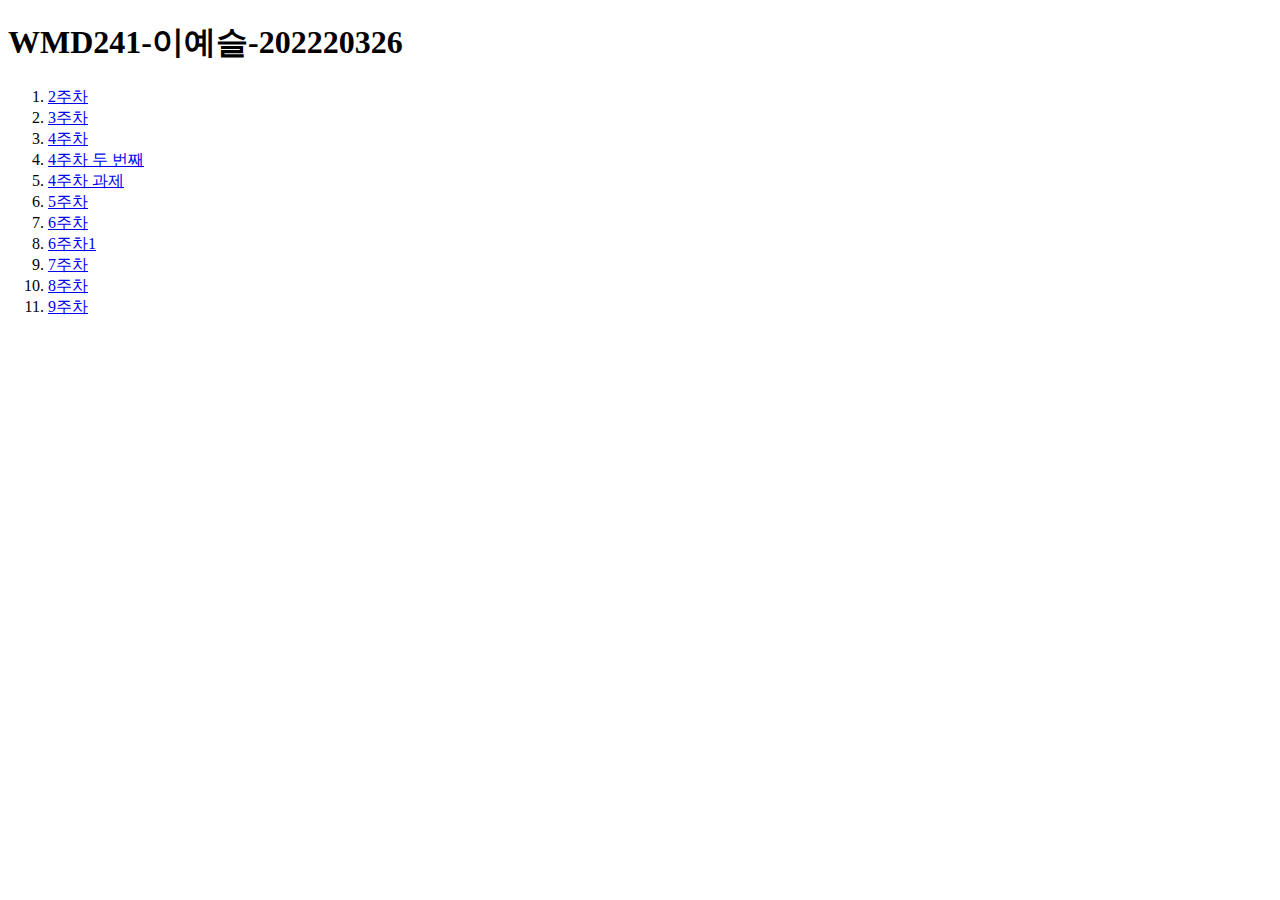
<file: index.html>
<!DOCTYPE html>
<html lang="ko">
  <head>
    <meta charset="UTF-8" />
    <meta name="viewport" content="width=device-width, initial-scale=1.0" />
    <title>WMD241-이예슬-202220326</title>
  </head>
  <body>
    <h1>WMD241-이예슬-202220326</h1>
    <ol>
      <li><a href="./src/w2/index.html">2주차</a></li>
      <li><a href="./src/w3/index.html">3주차</a></li>
      <li><a href="./src/w4/index.html">4주차</a></li>
      <li><a href="./src/w4/w4-2index.html">4주차 두 번째</a></li>
      <li><a href="./src/w4/assignment.html">4주차 과제</a></li>
      <li><a href="./src/w5/index.html">5주차</a></li>
      <li><a href="./src/w6/index.html">6주차</a></li>
      <li><a href="./src/flexbasic/index.html">6주차1</a></li>
      <li><a href="./src/w7/index.html">7주차</a></li>
      <li><a href="./src/w8/index.html">8주차</a></li>
      <li><a href="./src/w9/index.html">9주차</a></li>
    </ol>
  </body>
</html>
</file>
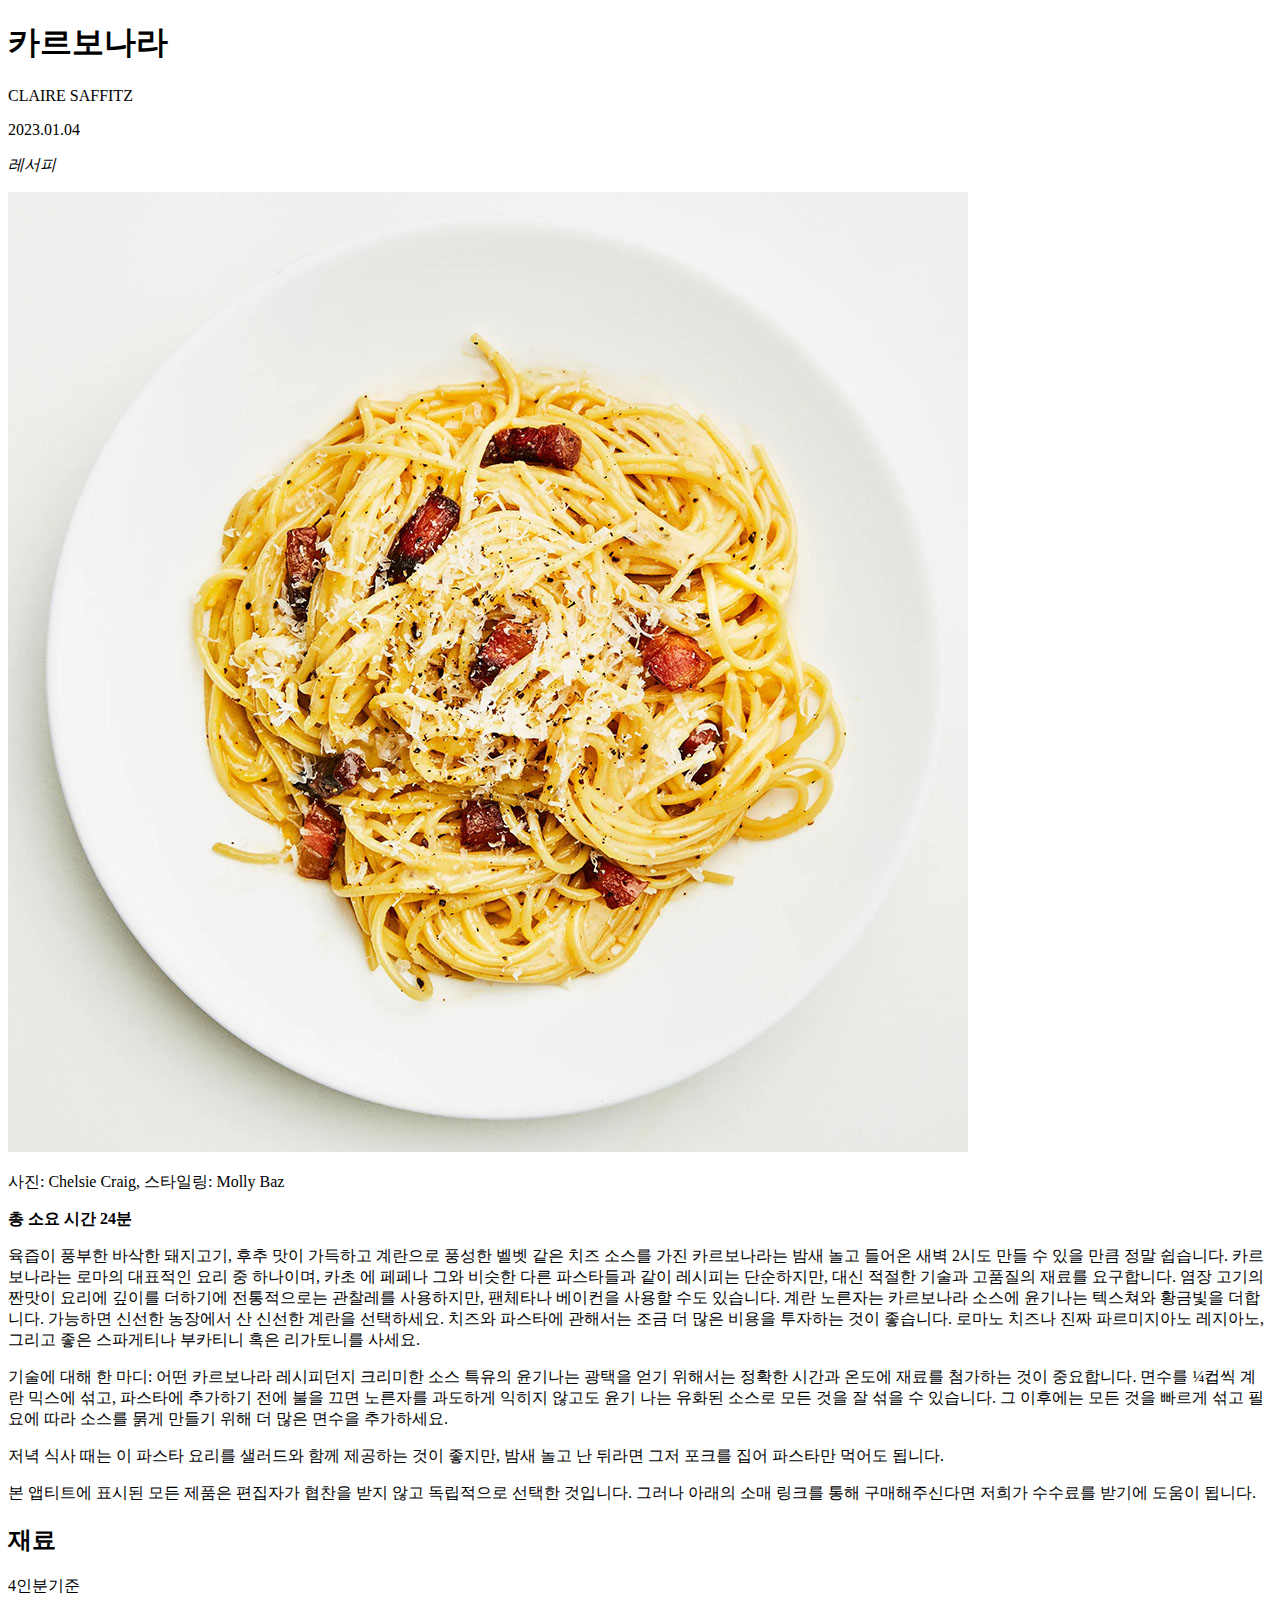
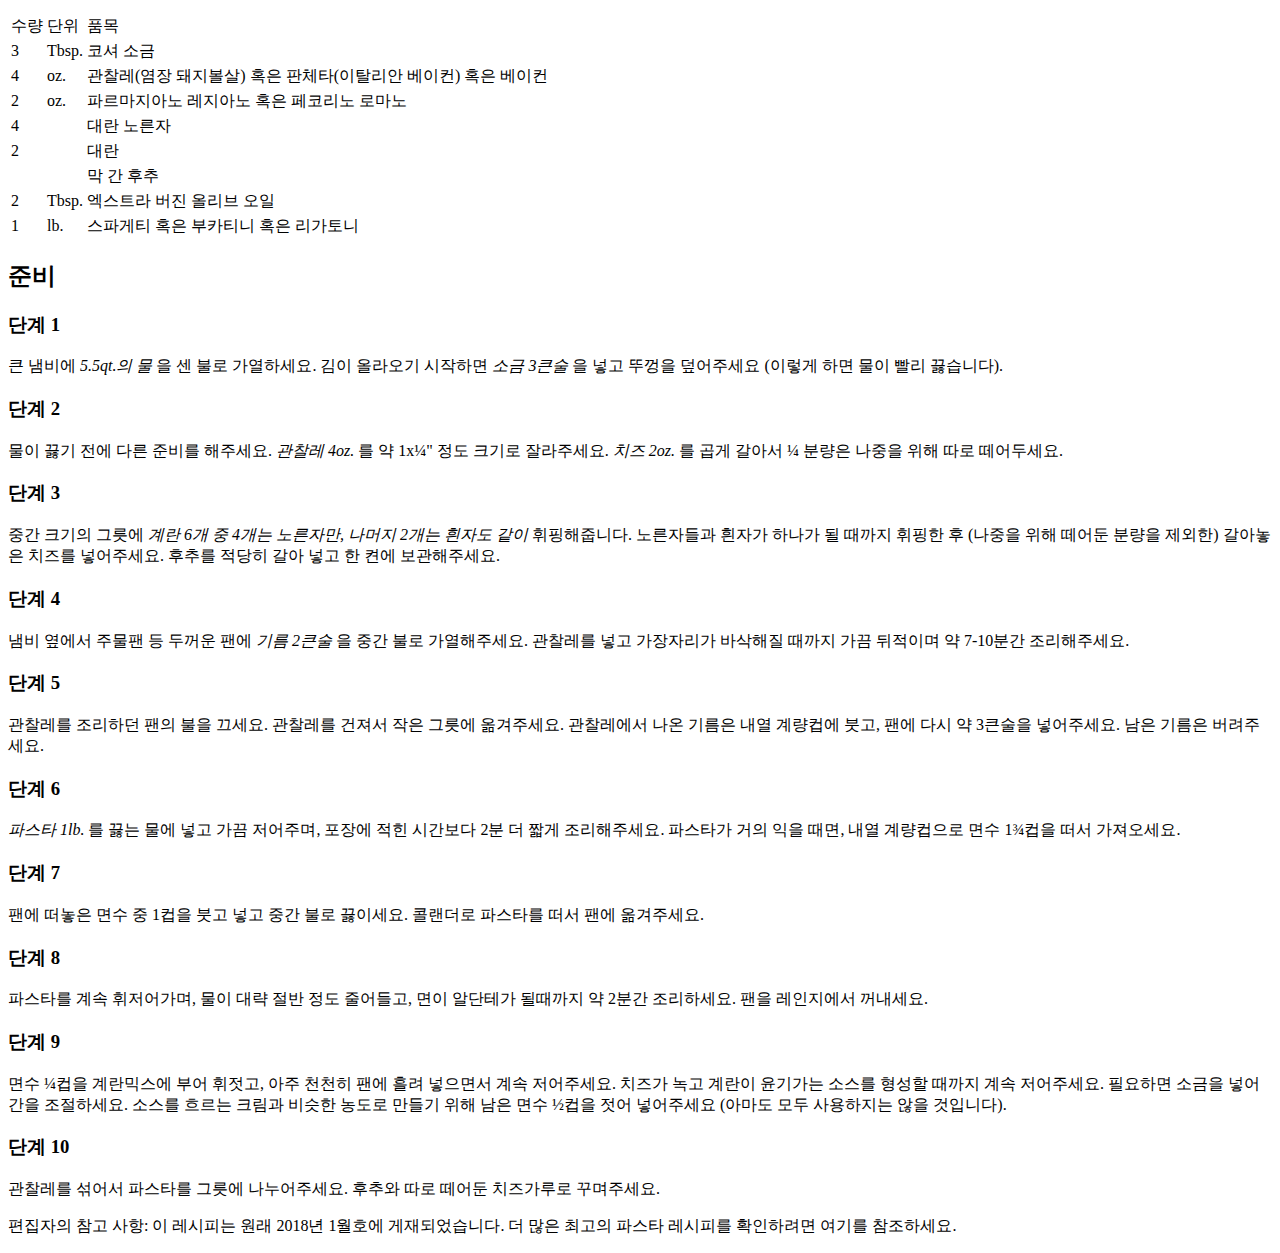
<file: src/w2/index.html>
<!DOCTYPE html>
<html lang="ko">
  <head>
    <meta charset="UTF-8" />
    <meta name="viewport" content="width=device-width, initial-scale=1.0" />
    <title>Pasta Carbonara</title>
  </head>
  <body>
    <h1>카르보나라</h1>
    <p><stong>CLAIRE SAFFITZ</stong></p>
    <p>2023.01.04</p>
    <p><em>레서피</em></p>
    <img
      src="/assets/pasta-carbonara.jpg"
      alt="흰 접시 위에 담긴 카르보나라 파스타 관찰레가 같이 버무려져있다"
    />
    <p>사진: Chelsie Craig, 스타일링: Molly Baz</p>
    <p><strong>총 소요 시간 24분</strong></p>
    <p>
      육즙이 풍부한 바삭한 돼지고기, 후추 맛이 가득하고 계란으로 풍성한 벨벳
      같은 치즈 소스를 가진 카르보나라는 밤새 놀고 들어온 새벽 2시도 만들 수
      있을 만큼 정말 쉽습니다. 카르보나라는 로마의 대표적인 요리 중 하나이며,
      카초 에 페페나 그와 비슷한 다른 파스타들과 같이 레시피는 단순하지만, 대신
      적절한 기술과 고품질의 재료를 요구합니다. 염장 고기의 짠맛이 요리에 깊이를
      더하기에 전통적으로는 관찰레를 사용하지만, 팬체타나 베이컨을 사용할 수도
      있습니다. 계란 노른자는 카르보나라 소스에 윤기나는 텍스쳐와 황금빛을
      더합니다. 가능하면 신선한 농장에서 산 신선한 계란을 선택하세요. 치즈와
      파스타에 관해서는 조금 더 많은 비용을 투자하는 것이 좋습니다. 로마노
      치즈나 진짜 파르미지아노 레지아노, 그리고 좋은 스파게티나 부카티니 혹은
      리가토니를 사세요.
    </p>
    <p>
      기술에 대해 한 마디: 어떤 카르보나라 레시피던지 크리미한 소스 특유의
      윤기나는 광택을 얻기 위해서는 정확한 시간과 온도에 재료를 첨가하는 것이
      중요합니다. 면수를 ¼컵씩 계란 믹스에 섞고, 파스타에 추가하기 전에 불을
      끄면 노른자를 과도하게 익히지 않고도 윤기 나는 유화된 소스로 모든 것을 잘
      섞을 수 있습니다. 그 이후에는 모든 것을 빠르게 섞고 필요에 따라 소스를
      묽게 만들기 위해 더 많은 면수을 추가하세요.
    </p>
    <p>
      저녁 식사 때는 이 파스타 요리를 샐러드와 함께 제공하는 것이 좋지만, 밤새
      놀고 난 뒤라면 그저 포크를 집어 파스타만 먹어도 됩니다.
    </p>
    <p>
      본 앱티트에 표시된 모든 제품은 편집자가 협찬을 받지 않고 독립적으로 선택한
      것입니다. 그러나 아래의 소매 링크를 통해 구매해주신다면 저희가 수수료를
      받기에 도움이 됩니다.
    </p>
    <h2>재료</h2>
    <p>4인분기준</p>
    <table>
      <tr>
        <td>수량</td>
        <td>단위</td>
        <td>품목</td>
      </tr>
      <tr>
        <td>3</td>
        <td>Tbsp.</td>
        <td>코셔 소금</td>
      </tr>
      <tr>
        <td>4</td>
        <td>oz.</td>
        <td>관찰레(염장 돼지볼살) 혹은 판체타(이탈리안 베이컨) 혹은 베이컨</td>
      </tr>
      <tr>
        <td>2</td>
        <td>oz.</td>
        <td>파르마지아노 레지아노 혹은 페코리노 로마노</td>
      </tr>
      <tr>
        <td>4</td>
        <td></td>
        <td>대란 노른자</td>
      </tr>
      <tr>
        <td>2</td>
        <td></td>
        <td>대란</td>
      </tr>
      <tr>
        <td></td>
        <td></td>
        <td>막 간 후추</td>
      </tr>
      <tr>
        <td>2</td>
        <td>Tbsp.</td>
        <td>엑스트라 버진 올리브 오일</td>
      </tr>
      <tr>
        <td>1</td>
        <td>lb.</td>
        <td>스파게티 혹은 부카티니 혹은 리가토니</td>
      </tr>
    </table>
    <h2>준비</h2>
    <h3>단계 1</h3>
    <p>
      큰 냄비에
      <em>5.5qt.의 물</em>
      을 센 불로 가열하세요. 김이 올라오기 시작하면
      <em>소금 3큰술</em>
      을 넣고 뚜껑을 덮어주세요 (이렇게 하면 물이 빨리 끓습니다).
    </p>
    <h3>단계 2</h3>
    <p>
      물이 끓기 전에 다른 준비를 해주세요.
      <em>관찰레 4oz.</em>
      를 약 1x¼" 정도 크기로 잘라주세요.
      <em>치즈 2oz.</em>
      를 곱게 갈아서 ¼ 분량은 나중을 위해 따로 떼어두세요.
    </p>
    <h3>단계 3</h3>
    <p>
      중간 크기의 그릇에
      <em>계란 6개 중 4개는 노른자만, 나머지 2개는 흰자도 같이</em>
      휘핑해줍니다. 노른자들과 흰자가 하나가 될 때까지 휘핑한 후 (나중을 위해
      떼어둔 분량을 제외한) 갈아놓은 치즈를 넣어주세요. 후추를 적당히 갈아 넣고
      한 켠에 보관해주세요.
    </p>
    <h3>단계 4</h3>
    <p>
      냄비 옆에서 주물팬 등 두꺼운 팬에
      <em>기름 2큰술</em>
      을 중간 불로 가열해주세요. 관찰레를 넣고 가장자리가 바삭해질 때까지 가끔
      뒤적이며 약 7-10분간 조리해주세요.
    </p>
    <h3>단계 5</h3>
    <p>
      관찰레를 조리하던 팬의 불을 끄세요. 관찰레를 건져서 작은 그릇에
      옮겨주세요. 관찰레에서 나온 기름은 내열 계량컵에 붓고, 팬에 다시 약
      3큰술을 넣어주세요. 남은 기름은 버려주세요.
    </p>
    <h3>단계 6</h3>
    <p>
      <em>파스타 1lb.</em>
      를 끓는 물에 넣고 가끔 저어주며, 포장에 적힌 시간보다 2분 더 짧게
      조리해주세요. 파스타가 거의 익을 때면, 내열 계량컵으로 면수 1¾컵을 떠서
      가져오세요.
    </p>
    <h3>단계 7</h3>
    <p>
      팬에 떠놓은 면수 중 1컵을 붓고 넣고 중간 불로 끓이세요. 콜랜더로 파스타를
      떠서 팬에 옮겨주세요.
    </p>
    <h3>단계 8</h3>
    <p>
      파스타를 계속 휘저어가며, 물이 대략 절반 정도 줄어들고, 면이 알단테가
      될때까지 약 2분간 조리하세요. 팬을 레인지에서 꺼내세요.
    </p>
    <h3>단계 9</h3>
    <p>
      면수 ¼컵을 계란믹스에 부어 휘젓고, 아주 천천히 팬에 흘려 넣으면서 계속
      저어주세요. 치즈가 녹고 계란이 윤기가는 소스를 형성할 때까지 계속
      저어주세요. 필요하면 소금을 넣어 간을 조절하세요. 소스를 흐르는 크림과
      비슷한 농도로 만들기 위해 남은 면수 ½컵을 젓어 넣어주세요 (아마도 모두
      사용하지는 않을 것입니다).
    </p>
    <h3>단계 10</h3>
    <p>
      관찰레를 섞어서 파스타를 그릇에 나누어주세요. 후추와 따로 떼어둔
      치즈가루로 꾸며주세요.
    </p>
    <p>
      편집자의 참고 사항: 이 레시피는 원래 2018년 1월호에 게재되었습니다. 더
      많은 최고의 파스타 레시피를 확인하려면 여기를 참조하세요.
    </p>
  </body>
</html>
</file>
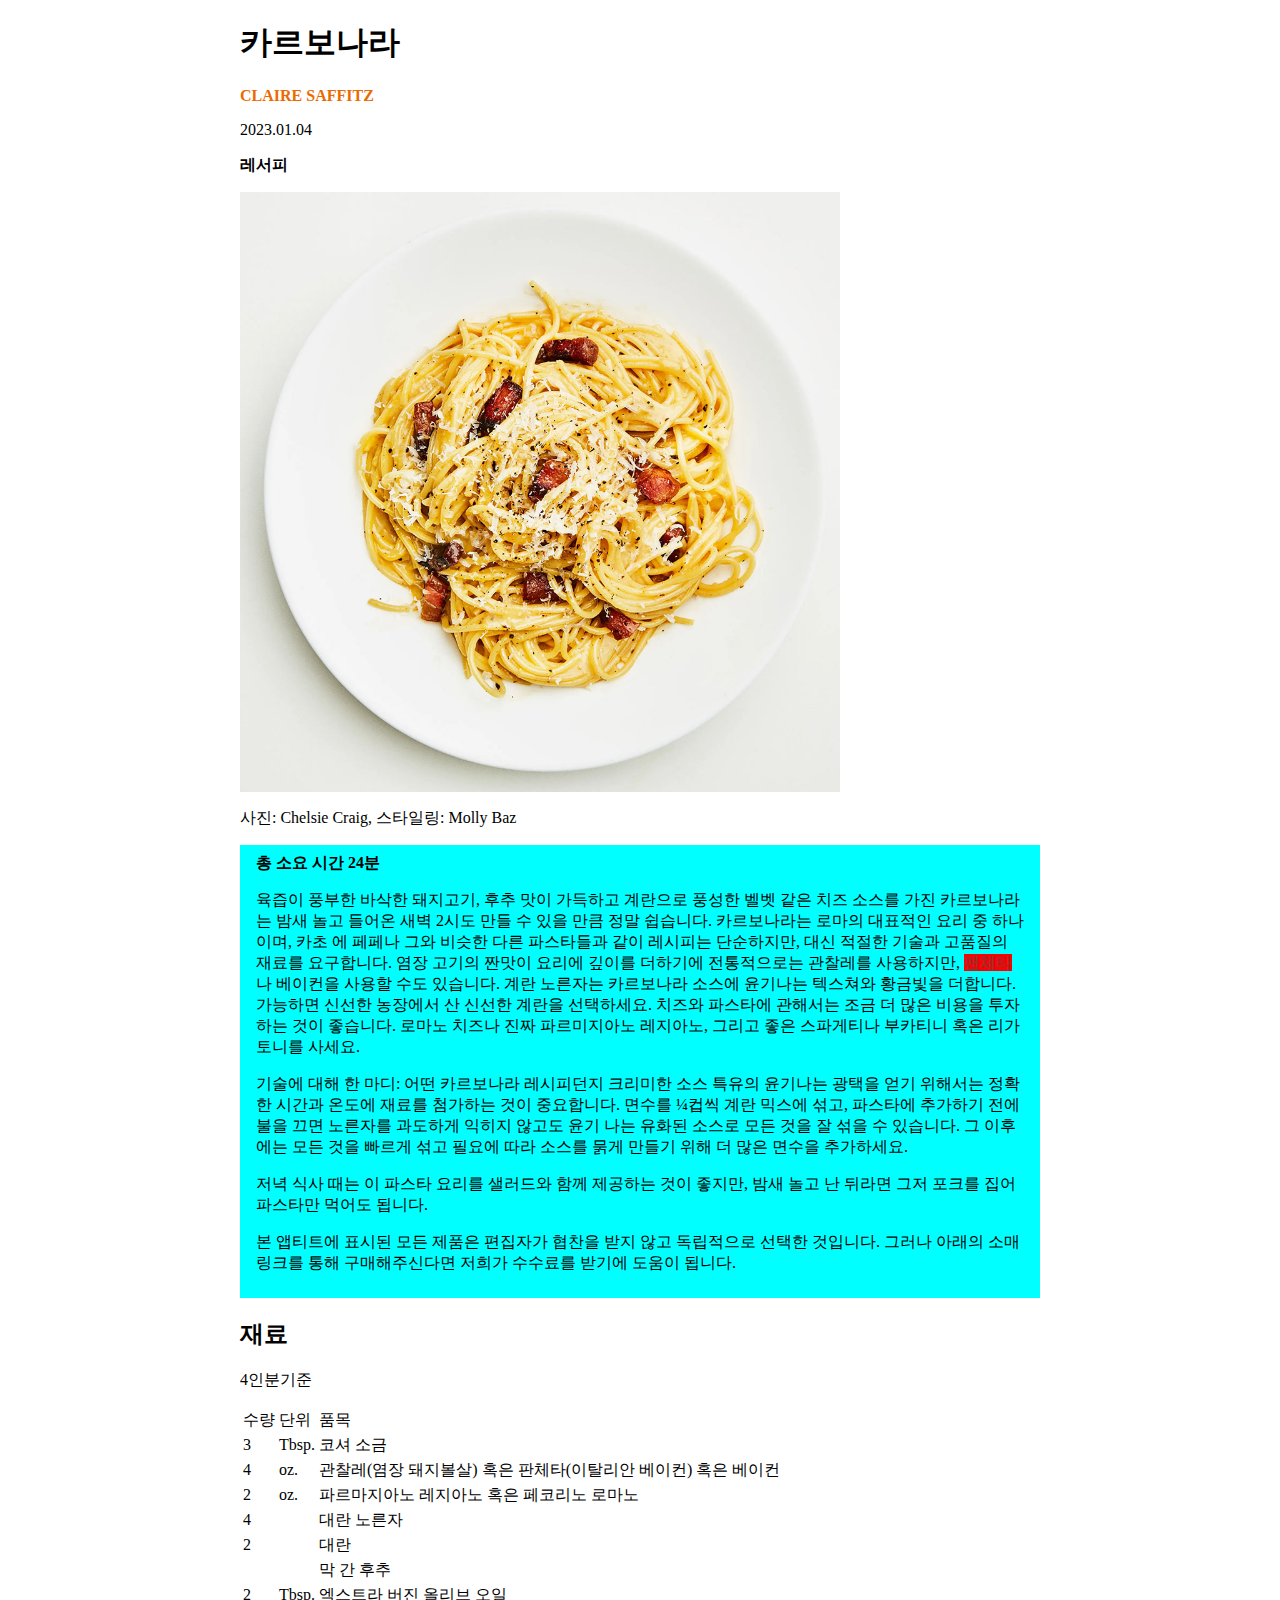
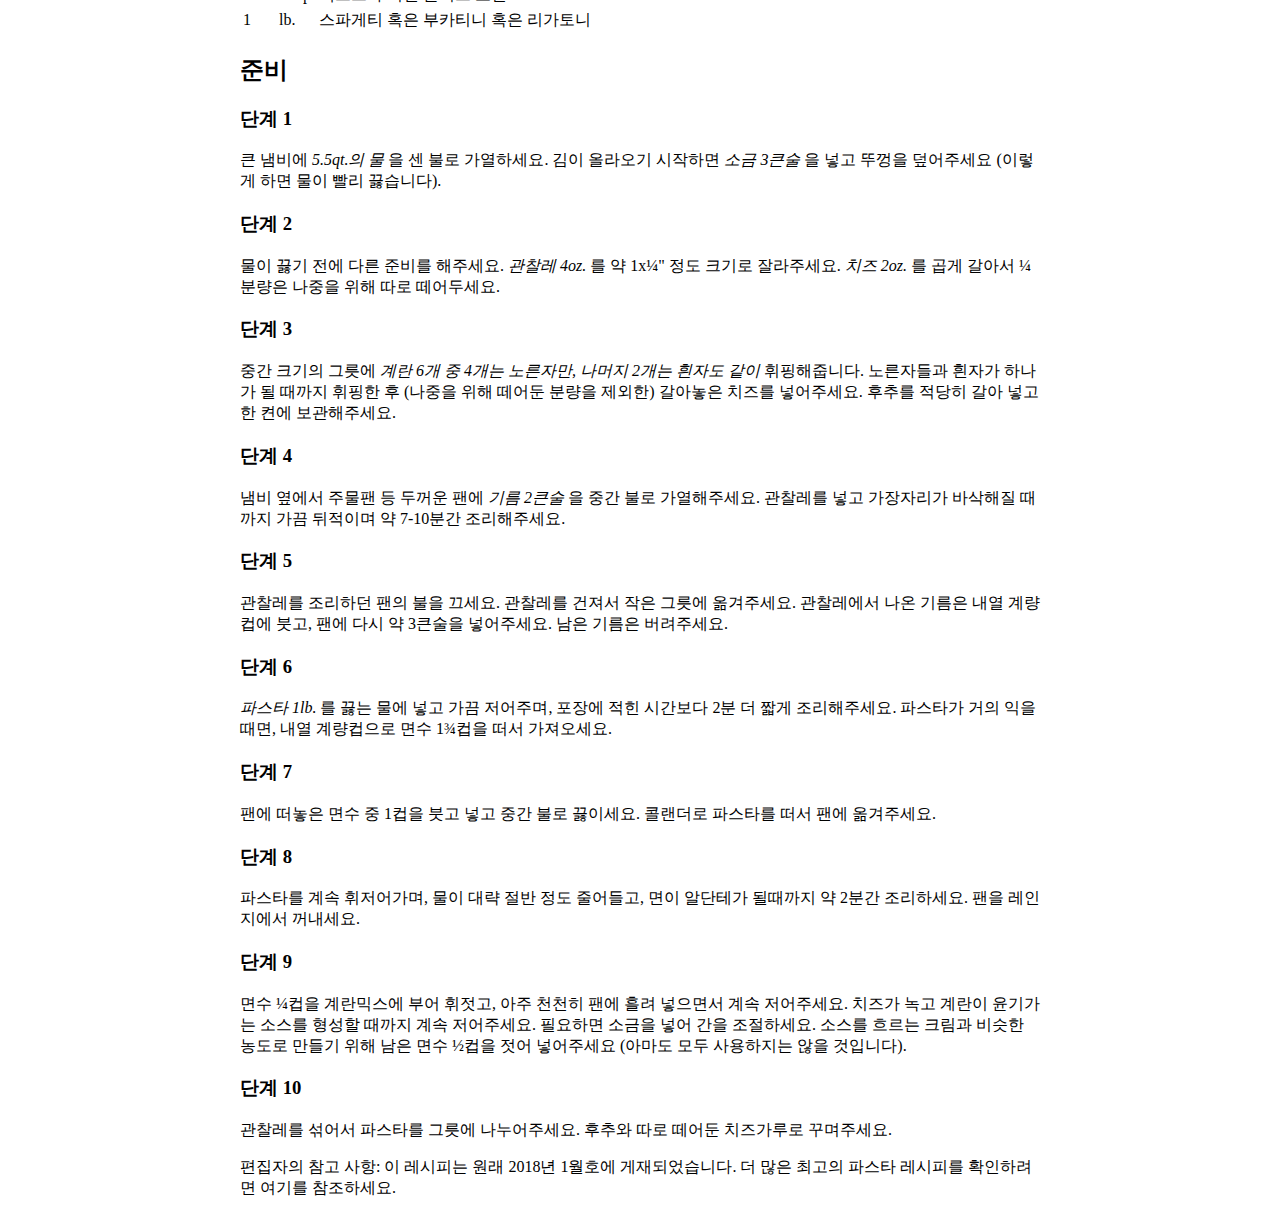
<file: src/w4/index.html>
<!DOCTYPE html>
<html lang="ko">
  <head>
    <meta charset="UTF-8" />
    <meta name="viewport" content="width=device-width, initial-scale=1.0" />
    <title>Pasta Carbonara</title>
  </head>
  <body style="max-width: 800px; margin-inline: auto">
    <h1>카르보나라</h1>
    <p>
      <stong style="font-weight: 700; color: rgb(235, 106, 0)"
        >CLAIRE SAFFITZ</stong
      >
    </p>
    <p>2023.01.04</p>
    <p><em style="font-style: normal; font-weight: 700">레서피</em></p>
    <img
      src="../../assets/pasta-carbonara.jpg"
      alt="흰 접시 위에 담긴 카르보나라 파스타 관찰레가 같이 버무려져있다"
      style="max-width: 600px; margin-lnline: auto; display: block"
    />
    <p>사진: Chelsie Craig, 스타일링: Molly Baz</p>
    <div style="background-color: aqua; padding-inline: 16px; padding-block: 8px;"
    <p><strong>총 소요 시간 24분</strong></p>
    <p>
      육즙이 풍부한 바삭한 돼지고기, 후추 맛이 가득하고 계란으로 풍성한 벨벳
      같은 치즈 소스를 가진 카르보나라는 밤새 놀고 들어온 새벽 2시도 만들 수
      있을 만큼 정말 쉽습니다. 카르보나라는 로마의 대표적인 요리 중 하나이며,
      카초 에 페페나 그와 비슷한 다른 파스타들과 같이 레시피는 단순하지만, 대신
      적절한 기술과 고품질의 재료를 요구합니다. 염장 고기의 짠맛이 요리에 깊이를
      더하기에 전통적으로는 관찰레를 사용하지만,
      <span style="font-weight: 900; color: brown; background-color: red"
        >팬체타</span
      >
      나 베이컨을 사용할 수도 있습니다. 계란 노른자는 카르보나라 소스에 윤기나는
      텍스쳐와 황금빛을 더합니다. 가능하면 신선한 농장에서 산 신선한 계란을
      선택하세요. 치즈와 파스타에 관해서는 조금 더 많은 비용을 투자하는 것이
      좋습니다. 로마노 치즈나 진짜 파르미지아노 레지아노, 그리고 좋은 스파게티나
      부카티니 혹은 리가토니를 사세요.
    </p>
    <p>
      기술에 대해 한 마디: 어떤 카르보나라 레시피던지 크리미한 소스 특유의
      윤기나는 광택을 얻기 위해서는 정확한 시간과 온도에 재료를 첨가하는 것이
      중요합니다. 면수를 ¼컵씩 계란 믹스에 섞고, 파스타에 추가하기 전에 불을
      끄면 노른자를 과도하게 익히지 않고도 윤기 나는 유화된 소스로 모든 것을 잘
      섞을 수 있습니다. 그 이후에는 모든 것을 빠르게 섞고 필요에 따라 소스를
      묽게 만들기 위해 더 많은 면수을 추가하세요.
    </p>
    <p>
      저녁 식사 때는 이 파스타 요리를 샐러드와 함께 제공하는 것이 좋지만, 밤새
      놀고 난 뒤라면 그저 포크를 집어 파스타만 먹어도 됩니다.
    </p>
    <p>
      본 앱티트에 표시된 모든 제품은 편집자가 협찬을 받지 않고 독립적으로 선택한
      것입니다. 그러나 아래의 소매 링크를 통해 구매해주신다면 저희가 수수료를
      받기에 도움이 됩니다.
    </p></div>
    <h2>재료</h2>
    <p>4인분기준</p>
    <table>
      <tr>
        <td>수량</td>
        <td>단위</td>
        <td>품목</td>
      </tr>
      <tr>
        <td>3</td>
        <td>Tbsp.</td>
        <td>코셔 소금</td>
      </tr>
      <tr>
        <td>4</td>
        <td>oz.</td>
        <td>관찰레(염장 돼지볼살) 혹은 판체타(이탈리안 베이컨) 혹은 베이컨</td>
      </tr>
      <tr>
        <td>2</td>
        <td>oz.</td>
        <td>파르마지아노 레지아노 혹은 페코리노 로마노</td>
      </tr>
      <tr>
        <td>4</td>
        <td></td>
        <td>대란 노른자</td>
      </tr>
      <tr>
        <td>2</td>
        <td></td>
        <td>대란</td>
      </tr>
      <tr>
        <td></td>
        <td></td>
        <td>막 간 후추</td>
      </tr>
      <tr>
        <td>2</td>
        <td>Tbsp.</td>
        <td>엑스트라 버진 올리브 오일</td>
      </tr>
      <tr>
        <td>1</td>
        <td>lb.</td>
        <td>스파게티 혹은 부카티니 혹은 리가토니</td>
      </tr>
    </table>
    <h2>준비</h2>
    <h3>단계 1</h3>
    <p>
      큰 냄비에
      <em>5.5qt.의 물</em>
      을 센 불로 가열하세요. 김이 올라오기 시작하면
      <em>소금 3큰술</em>
      을 넣고 뚜껑을 덮어주세요 (이렇게 하면 물이 빨리 끓습니다).
    </p>
    <h3>단계 2</h3>
    <p>
      물이 끓기 전에 다른 준비를 해주세요.
      <em>관찰레 4oz.</em>
      를 약 1x¼" 정도 크기로 잘라주세요.
      <em>치즈 2oz.</em>
      를 곱게 갈아서 ¼ 분량은 나중을 위해 따로 떼어두세요.
    </p>
    <h3>단계 3</h3>
    <p>
      중간 크기의 그릇에
      <em>계란 6개 중 4개는 노른자만, 나머지 2개는 흰자도 같이</em>
      휘핑해줍니다. 노른자들과 흰자가 하나가 될 때까지 휘핑한 후 (나중을 위해
      떼어둔 분량을 제외한) 갈아놓은 치즈를 넣어주세요. 후추를 적당히 갈아 넣고
      한 켠에 보관해주세요.
    </p>
    <h3>단계 4</h3>
    <p>
      냄비 옆에서 주물팬 등 두꺼운 팬에
      <em>기름 2큰술</em>
      을 중간 불로 가열해주세요. 관찰레를 넣고 가장자리가 바삭해질 때까지 가끔
      뒤적이며 약 7-10분간 조리해주세요.
    </p>
    <h3>단계 5</h3>
    <p>
      관찰레를 조리하던 팬의 불을 끄세요. 관찰레를 건져서 작은 그릇에
      옮겨주세요. 관찰레에서 나온 기름은 내열 계량컵에 붓고, 팬에 다시 약
      3큰술을 넣어주세요. 남은 기름은 버려주세요.
    </p>
    <h3>단계 6</h3>
    <p>
      <em>파스타 1lb.</em>
      를 끓는 물에 넣고 가끔 저어주며, 포장에 적힌 시간보다 2분 더 짧게
      조리해주세요. 파스타가 거의 익을 때면, 내열 계량컵으로 면수 1¾컵을 떠서
      가져오세요.
    </p>
    <h3>단계 7</h3>
    <p>
      팬에 떠놓은 면수 중 1컵을 붓고 넣고 중간 불로 끓이세요. 콜랜더로 파스타를
      떠서 팬에 옮겨주세요.
    </p>
    <h3>단계 8</h3>
    <p>
      파스타를 계속 휘저어가며, 물이 대략 절반 정도 줄어들고, 면이 알단테가
      될때까지 약 2분간 조리하세요. 팬을 레인지에서 꺼내세요.
    </p>
    <h3>단계 9</h3>
    <p>
      면수 ¼컵을 계란믹스에 부어 휘젓고, 아주 천천히 팬에 흘려 넣으면서 계속
      저어주세요. 치즈가 녹고 계란이 윤기가는 소스를 형성할 때까지 계속
      저어주세요. 필요하면 소금을 넣어 간을 조절하세요. 소스를 흐르는 크림과
      비슷한 농도로 만들기 위해 남은 면수 ½컵을 젓어 넣어주세요 (아마도 모두
      사용하지는 않을 것입니다).
    </p>
    <h3>단계 10</h3>
    <p>
      관찰레를 섞어서 파스타를 그릇에 나누어주세요. 후추와 따로 떼어둔
      치즈가루로 꾸며주세요.
    </p>
    <p>
      편집자의 참고 사항: 이 레시피는 원래 2018년 1월호에 게재되었습니다. 더
      많은 최고의 파스타 레시피를 확인하려면 여기를 참조하세요.
    </p>
  </body>
</html>
</file>
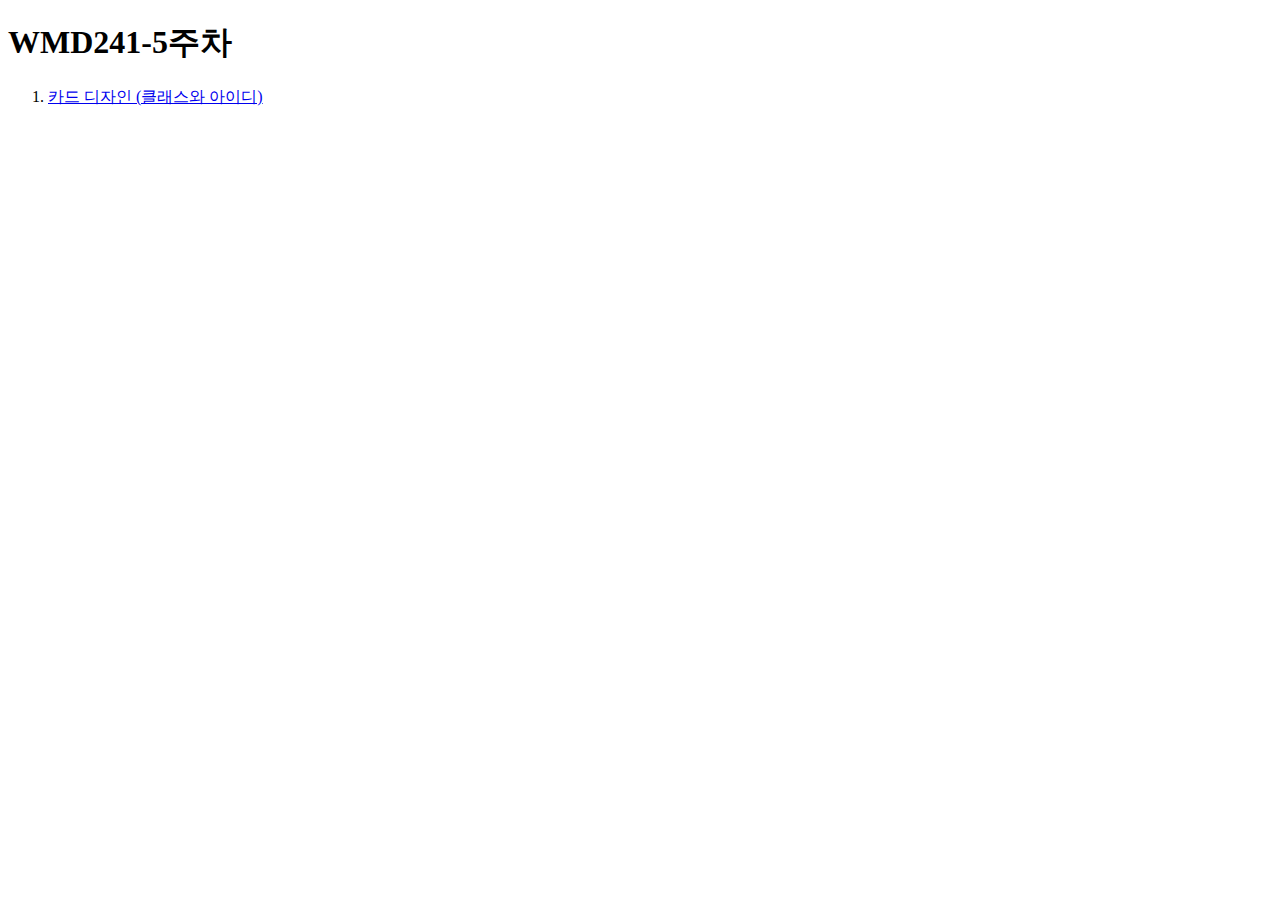
<file: src/w5/index.html>
<!DOCTYPE html>
<html lang="ko">
  <head>
    <title>WMD241-5주차</title>
    <meta charset="UTF-8" />
    <meta name="viewport" content="width=device-width, initial-scale=1.0" />
  </head>
  <body>
    <h1>WMD241-5주차</h1>
    <ol>
      <li><a href="./card/card.html">카드 디자인 (클래스와 아이디)</a></li>
    </ol>
  </body>
</html>
</file>
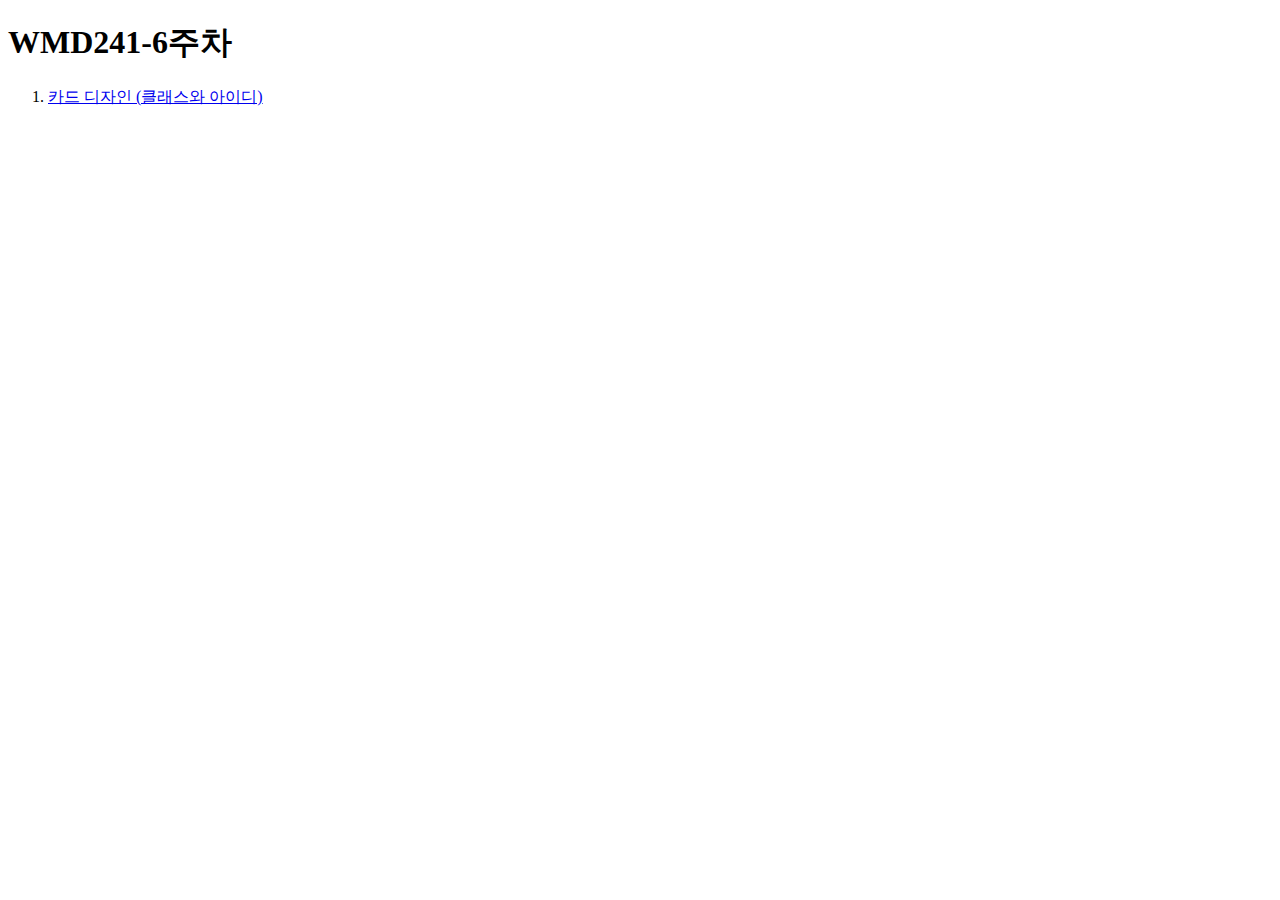
<file: src/w6/index.html>
<!DOCTYPE html>
<html lang="ko">
  <head>
    <title>WMD241-6주차</title>
    <meta charset="UTF-8" />
    <meta name="viewport" content="width=device-width, initial-scale=1.0" />
  </head>
  <body>
    <h1>WMD241-6주차</h1>
    <ol>
      <li><a href="./card/card.html">카드 디자인 (클래스와 아이디)</a></li>
    </ol>
  </body>
</html>
</file>
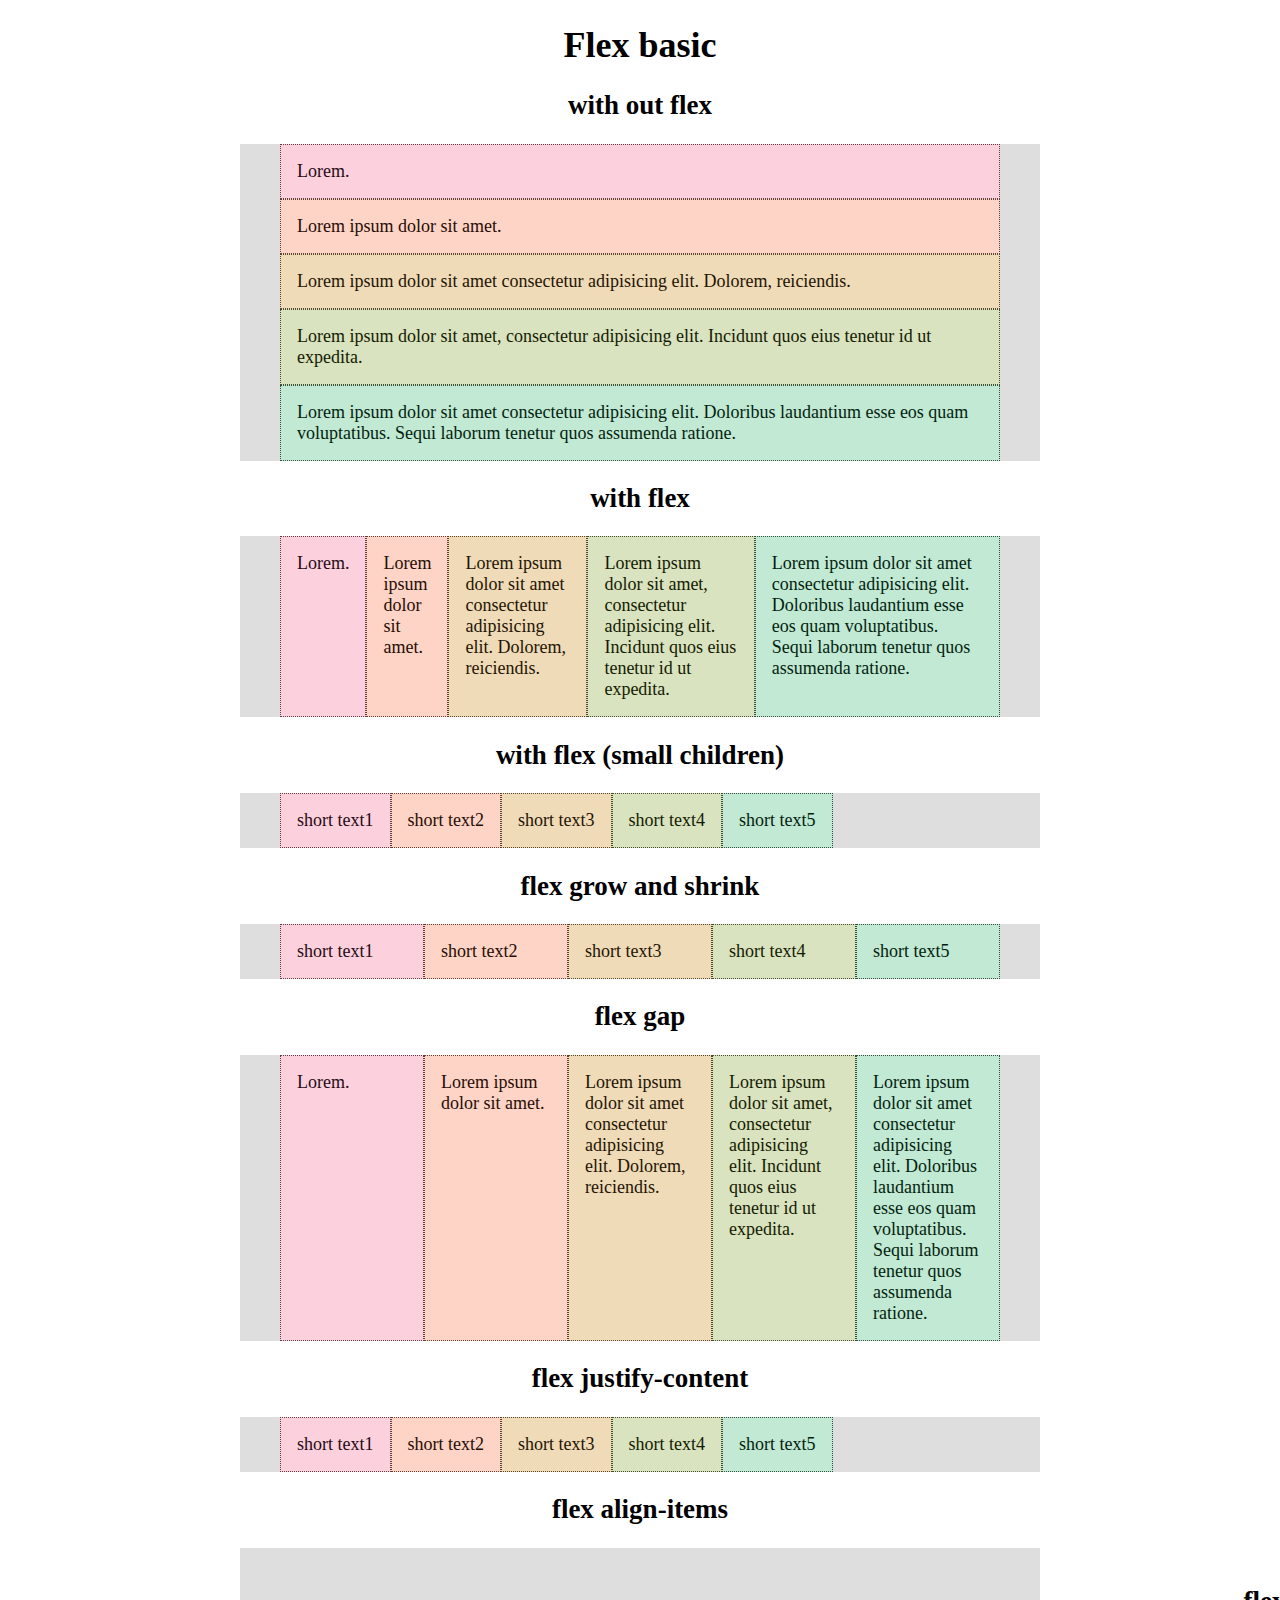
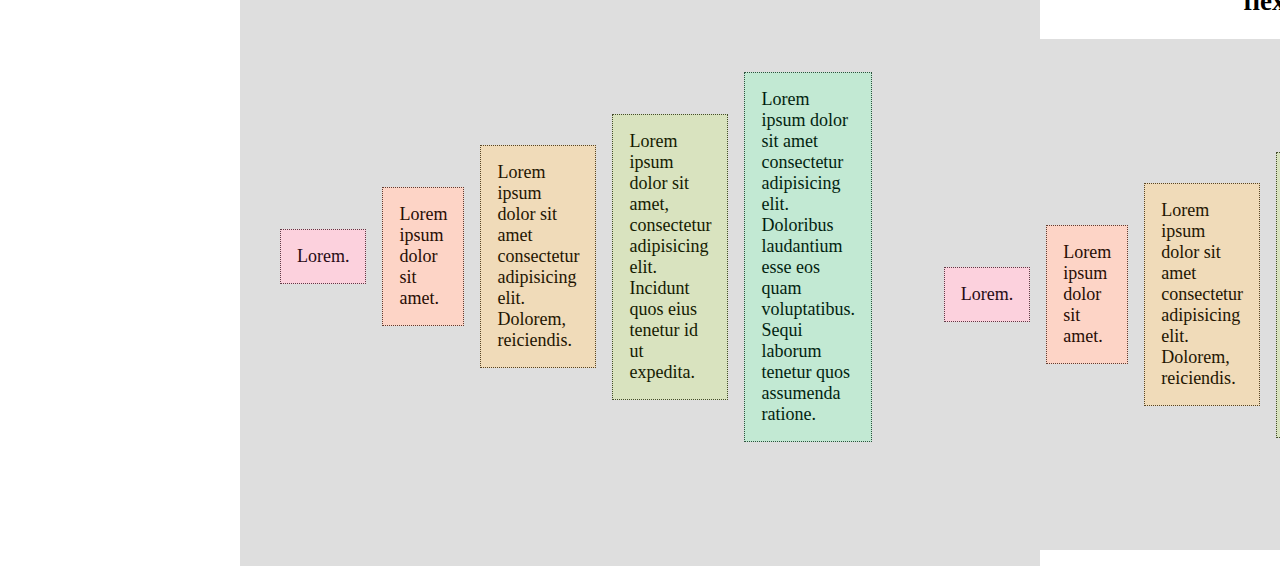
<file: src/w7/index.html>
<!DOCTYPE html>
<html lang="ko">
  <head>
    <meta charset="UTF-8" />
    <meta name="viewport" content="width=device-width, initial-scale=1.0" />
    <title>Flex basic (atClass)</title>
    <link rel="stylesheet" href="./style/style.css" />
  </head>
  <body>
    <div class="section">
      <h1>Flex basic</h1>
    </div>
    <div class="section">
      <h2>with out flex</h2>
      <div class="container">
        <div>Lorem.</div>
        <div>Lorem ipsum dolor sit amet.</div>
        <div>
          Lorem ipsum dolor sit amet consectetur adipisicing elit. Dolorem,
          reiciendis.
        </div>
        <div>
          Lorem ipsum dolor sit amet, consectetur adipisicing elit. Incidunt
          quos eius tenetur id ut expedita.
        </div>
        <div>
          Lorem ipsum dolor sit amet consectetur adipisicing elit. Doloribus
          laudantium esse eos quam voluptatibus. Sequi laborum tenetur quos
          assumenda ratione.
        </div>
      </div>
    </div>
    <div class="section">
      <h2>with flex</h2>
      <div class="container flex-container">
        <div>Lorem.</div>
        <div>Lorem ipsum dolor sit amet.</div>
        <div>
          Lorem ipsum dolor sit amet consectetur adipisicing elit. Dolorem,
          reiciendis.
        </div>
        <div>
          Lorem ipsum dolor sit amet, consectetur adipisicing elit. Incidunt
          quos eius tenetur id ut expedita.
        </div>
        <div>
          Lorem ipsum dolor sit amet consectetur adipisicing elit. Doloribus
          laudantium esse eos quam voluptatibus. Sequi laborum tenetur quos
          assumenda ratione.
        </div>
      </div>
    </div>
    <div class="section">
      <h2>with flex (small children)</h2>
      <div class="container flex-container">
        <div>short text1</div>
        <div>short text2</div>
        <div>short text3</div>
        <div>short text4</div>
        <div>short text5</div>
      </div>
    </div>
    <class="section">
      <h2>flex grow and shrink</h2>
      <div class="container flex-container">
        <div class="flex-child-opt-1">short text1</div>
        <div class="flex-child-opt-1">short text2</div>
        <div class="flex-child-opt-1">short text3</div>
        <div class="flex-child-opt-1">short text4</div>
        <div class="flex-child-opt-1">short text5</div>
      </div>
    </div>
    <div class="section">
      <h2>flex gap</h2>
      <div class="container flex-container flex-container-opt-2">
        <div class="flex-child-opt-2">Lorem.</div>
        <div class="flex-child-opt-2">Lorem ipsum dolor sit amet.</div>
        <div class="flex-child-opt-2">
          Lorem ipsum dolor sit amet consectetur adipisicing elit. Dolorem,
          reiciendis.
        </div>
        <div class="flex-child-opt-2">
          Lorem ipsum dolor sit amet, consectetur adipisicing elit. Incidunt
          quos eius tenetur id ut expedita.
        </div>
        <div class="flex-child-opt-2">
          Lorem ipsum dolor sit amet consectetur adipisicing elit. Doloribus
          laudantium esse eos quam voluptatibus. Sequi laborum tenetur quos
          assumenda ratione.
        </div>
      </div>
      <div class="section">
        <h2>flex justify-content</h2>
        <div class="container flex-container">
          <div>short text1</div>
          <div>short text2</div>
          <div>short text3</div>
          <div>short text4</div>
          <div>short text5</div>
        </div>
        <div class="section">
            <h2>flex align-items</h2>
            <div class="container flex-container flex-container-opt-1 flex-container-opt-3">
              <div class="flex-child-opt-2">Lorem.</div>
              <div class="flex-child-opt-2">Lorem ipsum dolor sit amet.</div>
              <div class="flex-child-opt-2">
                Lorem ipsum dolor sit amet consectetur adipisicing elit. Dolorem,
                reiciendis.
              </div>
              <div class="flex-child-opt-2">
                Lorem ipsum dolor sit amet, consectetur adipisicing elit. Incidunt
                quos eius tenetur id ut expedita.
              </div>
              <div class="flex-child-opt-2">
                Lorem ipsum dolor sit amet consectetur adipisicing elit. Doloribus
                laudantium esse eos quam voluptatibus. Sequi laborum tenetur quos
                assumenda ratione.
              </div>
        <div class="section">
            <h2>flex layout</h2>
            <div class="container flex-container flex-container-opt-4">
              <div class="flex-child-opt-4">Lorem.</div>
              <div class="flex-child-opt-4">Lorem ipsum dolor sit amet.</div>
              <div class="flex-child-opt-4">
                Lorem ipsum dolor sit amet consectetur adipisicing elit. Dolorem,
                reiciendis.
              </div>
              <div class="flex-child-opt-4">
                Lorem ipsum dolor sit amet, consectetur adipisicing elit. Incidunt
                quos eius tenetur id ut expedita.
              </div>
              <div class="flex-child-opt-4>
                Lorem ipsum dolor sit amet consectetur adipisicing elit. Doloribus
                laudantium esse eos quam voluptatibus. Sequi laborum tenetur quos
                assumenda ratione.
              </div>
              <div class="section">
                <h2>flex wrap</h2>
                <div class="container flex-container flex-wrap">
                  <div>Lorem.</div>
                  <div>Lorem ipsum dolor sit amet.</div>
                  <div>
                    Lorem ipsum dolor sit amet consectetur adipisicing elit. Dolorem,
                    reiciendis.
                  </div>
                  <div>
                    Lorem ipsum dolor sit amet, consectetur adipisicing elit. Incidunt
                    quos eius tenetur id ut expedita.
                  </div>
                  <div>
                    Lorem ipsum dolor sit amet consectetur adipisicing elit. Doloribus
                    laudantium esse eos quam voluptatibus. Sequi laborum tenetur quos
                    assumenda ratione.
                  </div>
                </div>
              </div>
              <div class="section">
                <h2>flex wrap</h2>
                <div class="container flex-container flex-wrap flex-wrap-opt-1">
                  <div>Lorem.</div>
                  <div>Lorem ipsum dolor sit amet.</div>
                  <div>
                    Lorem ipsum dolor sit amet consectetur adipisicing elit. Dolorem,
                    reiciendis.
                  </div>
                  <div>
                    Lorem ipsum dolor sit amet, consectetur adipisicing elit. Incidunt
                    quos eius tenetur id ut expedita.
                  </div>
                  <div>
                    Lorem ipsum dolor sit amet consectetur adipisicing elit. Doloribus
                    laudantium esse eos quam voluptatibus. Sequi laborum tenetur quos
                    assumenda ratione.
                  </div>
                </div>
              </div>
      </div>
    </div>
  </body>
</html>
</file>
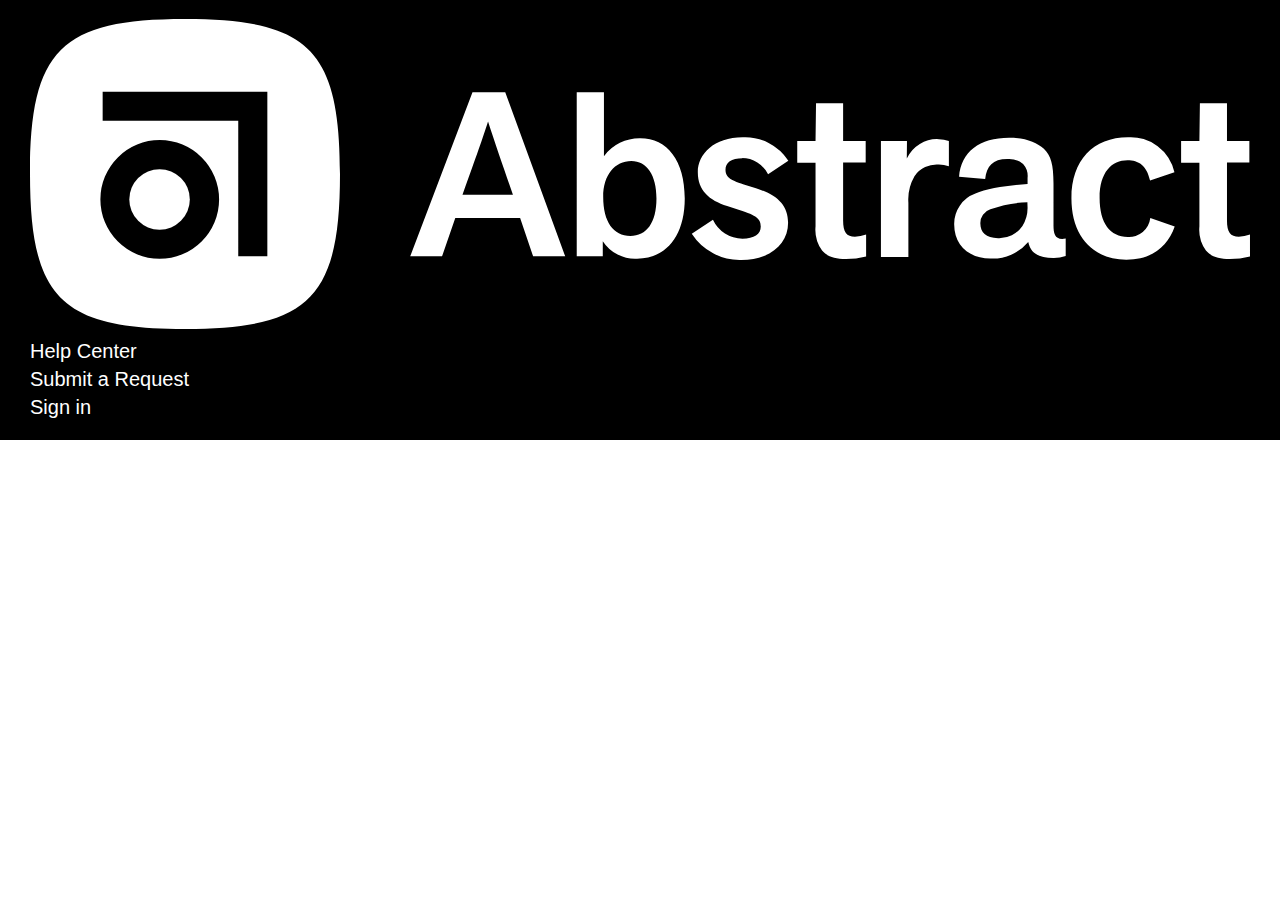
<file: src/w8/index.html>
<!DOCTYPE html>
<html lang="ko">
  <head>
    <meta charset="UTF-8" />
    <meta name="viewport" content="width=device-width, initial-scale=1.0" />
    <title>assignment demo</title>
    <link rel="stylesheet" href="./style/style.css" />
  </head>
  <body>
    <nav class="section navigation">
      <div class="container navigation__container">
        <div class="navigation__menu-group navigation__menu-group--left">
          <div class="navigation__logo">
            <svg
              class="abstract-logo logo"
              xmlns="http://www.w3.org/2000/svg"
              viewBox="0 0 200 51"
              preserveAspectRatio="xMinYMid slice"
            >
              <g class="abstract-logo-mark" fill="#fff">
                <path
                  d="M25.41 0C5.08 0 0 5.08 0 25.41s5.08 25.41 25.41 25.41 25.41-5.08 25.41-25.41S45.74 0 25.41 0zm-4.17 39.31A9.73 9.73 0 1 1 31 29.58a9.75 9.75 0 0 1-9.76 9.73zm17.67-.4h-4.77V16.67H11.91v-4.76h27z"
                ></path>
                <circle cx="21.24" cy="29.58" r="4.96"></circle>
              </g>
              <g class="abstract-logo-wordmark" fill="#fff">
                <path
                  class="abstract-logo-letter-1"
                  d="M70.9 28.81c2.37-6.59 3.32-9.26 4.19-12 1.26 3.92 2.56 7.58 4.08 12zM72.54 12L62.33 38.91h5.22l2.17-6.29h10.63l2.13 6.29h5.26L77.91 12z"
                ></path>
                <path
                  class="abstract-logo-letter-2"
                  d="M98.43 35.56c-2.82 0-4.46-2.33-4.46-6.37 0-3.62 1.91-5.9 4.61-5.9 2.55 0 4.12 2.32 4.12 6.13 0 4-1.64 6.14-4.27 6.14m-4.34-13.07V12h-4.46v26.9h4.27v-2.47a6.31 6.31 0 0 0 5.63 2.86c4.69 0 7.81-3.66 7.81-9.87s-2.85-9.87-7.31-9.87a7.3 7.3 0 0 0-5.94 2.94z"
                ></path>
                <path
                  class="abstract-logo-letter-3"
                  d="M116.71 22.8a4.77 4.77 0 0 1 4.29 2.67l3.32-2.25a8.44 8.44 0 0 0-7.48-3.82c-4.69 0-7.36 2.75-7.36 5.73s1.87 4.61 4.81 5.53l2 .65c2.86.91 3.51 1.45 3.51 2.71s-1.07 2-3 2a5.34 5.34 0 0 1-4.84-3.09l-3.47 2.29a9.35 9.35 0 0 0 8.12 4.27c4.73 0 7.67-2.56 7.67-6.07 0-3-1.91-4.61-5.26-5.68l-2-.61c-2.44-.76-3-1.3-3-2.44s.92-1.87 2.82-1.87"
                ></path>
                <path
                  class="abstract-logo-letter-4"
                  d="M133.3 23.52h3.7V20h-3.7v-6.2h-4.44l-.08 6.2h-3v3.57h3v10.4a5.92 5.92 0 0 0 1.07 4c.77.92 2 1.38 3.9 1.38a13.24 13.24 0 0 0 3.32-.43v-3.59a5.51 5.51 0 0 1-1.83.35c-1.38 0-1.94-.69-1.94-2.64z"
                ></path>
                <path
                  class="abstract-logo-letter-5"
                  d="M143.77 20h-4.27v19h4.5v-8.88a7.63 7.63 0 0 1 1-4.36 4.43 4.43 0 0 1 4-1.89 6.15 6.15 0 0 1 1.64.25V20a5.3 5.3 0 0 0-1.64-.3 5.44 5.44 0 0 0-5.26 3.18z"
                ></path>
                <path
                  class="abstract-logo-letter-6"
                  d="M163.54 30.93a5.57 5.57 0 0 1-.84 3 4.61 4.61 0 0 1-4 2c-2 0-2.9-1-2.9-2.4a2.34 2.34 0 0 1 1.64-2.33 18.72 18.72 0 0 1 6.07-1.15zm4.25-4c0-3-.4-4.54-1.58-5.65s-3.09-1.83-5.69-1.83c-4.85 0-7.91 2.29-8.21 6.42l4.28.38c.23-2.1 1.26-3.29 3.59-3.29a3.65 3.65 0 0 1 2.63.81 3 3 0 0 1 .73 2.29v1c-3 .19-6.68.72-8.55 1.56a5.25 5.25 0 0 0-3.48 5.08c0 3.4 2.45 5.57 5.92 5.57a7.63 7.63 0 0 0 6.22-2.71c.41 1.9 1.75 2.61 4.14 2.61a6.21 6.21 0 0 0 2-.31V36c-1.73.31-2-.7-2-2.18z"
                ></path>
                <path
                  class="abstract-logo-letter-7"
                  d="M175.35 29.31c0-4.23 2-6.17 4.57-6.17 1.8 0 3.17.84 3.7 3.35l4-1.37A7.33 7.33 0 0 0 180 19.4c-5.69 0-9.27 3.78-9.27 10s3.51 10.06 9 10.06c4.31 0 6.83-2.28 7.93-5.45l-4-1.37a3.51 3.51 0 0 1-3.7 3.09c-2.86-.01-4.61-2.22-4.61-6.42z"
                ></path>
                <path
                  class="abstract-logo-letter-8"
                  d="M196.23 23.52h3.67V20h-3.67v-6.2h-4.44l-.08 6.2h-3v3.57h3v10.4a5.92 5.92 0 0 0 1.07 4c.77.92 2 1.38 3.9 1.38a13.24 13.24 0 0 0 3.32-.43v-3.59a5.51 5.51 0 0 1-1.83.35c-1.38 0-1.94-.69-1.94-2.64z"
                ></path>
              </g>
            </svg>
          </div>
          <div class="navigation__page-title">Help Center</div>
        </div>
        <div class="navigation__menu-group navigation__menu-group--right">
          <div class="navigation__btn navigation__btn--outline">
            Submit a Request
          </div>
          <div class="navigation__btn navigation__btn--fill">Sign in</div>
        </div>
      </div>
    </nav>
    <div class="section"></div>
    <div class="section"></div>
    <div class="section"></div>
  </body>
</html>
</file>
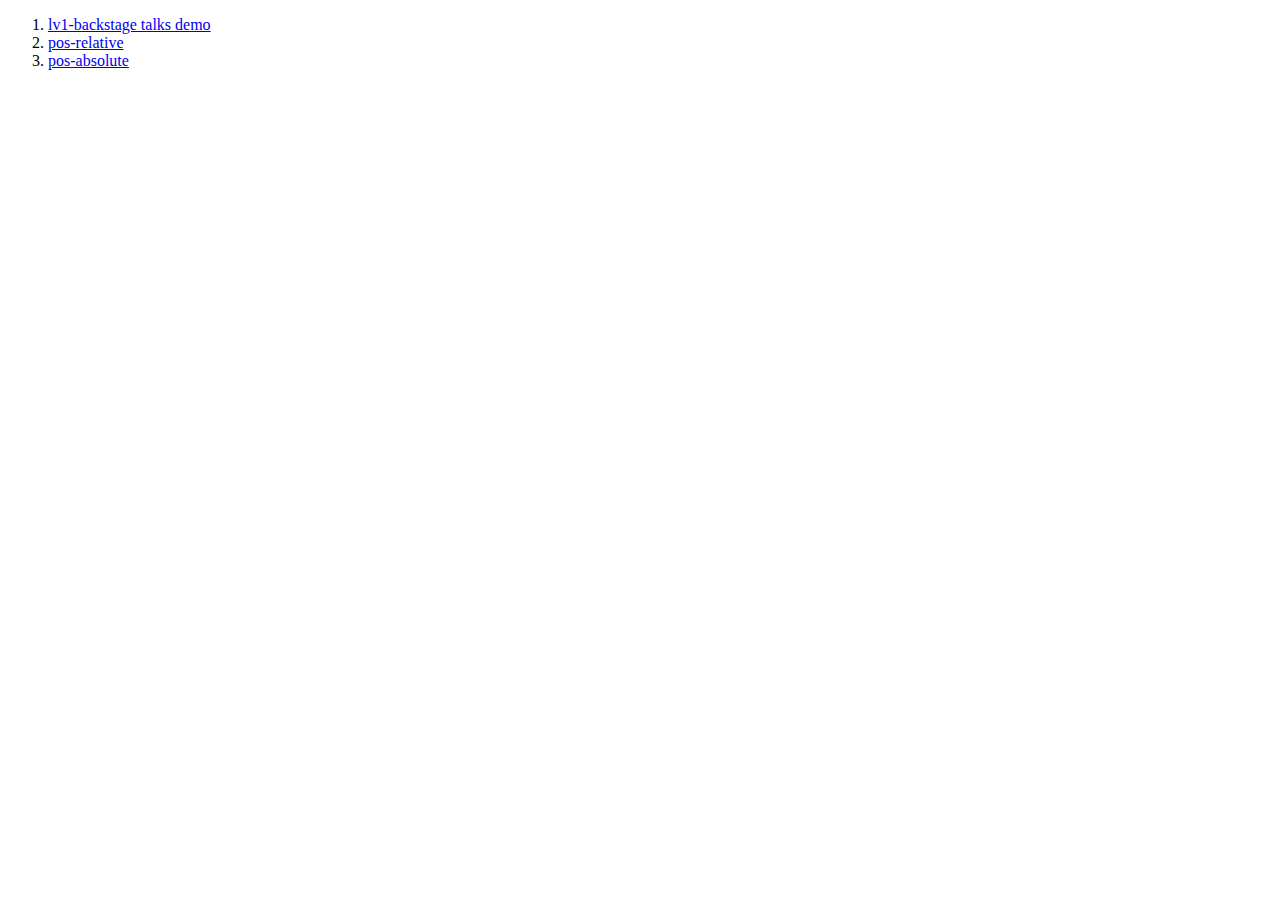
<file: src/w9/index.html>
<!DOCTYPE html>
<html lang="ko">
  <head>
    <meta charset="UTF-8" />
    <meta name="viewport" content="width=device-width, initial-scale=1.0" />
    <title>Document</title>
  </head>
  <body>
    <ol>
      <li>
        <a href="./lv1_bst/index.html">lv1-backstage talks demo</a>
      </li>
      <li><a href="./pos-relative/index.html">pos-relative</a></li>
      <li><a href="./pos-absolute/index.html">pos-absolute</a></li>
    </ol>
  </body>
</html>
</file>
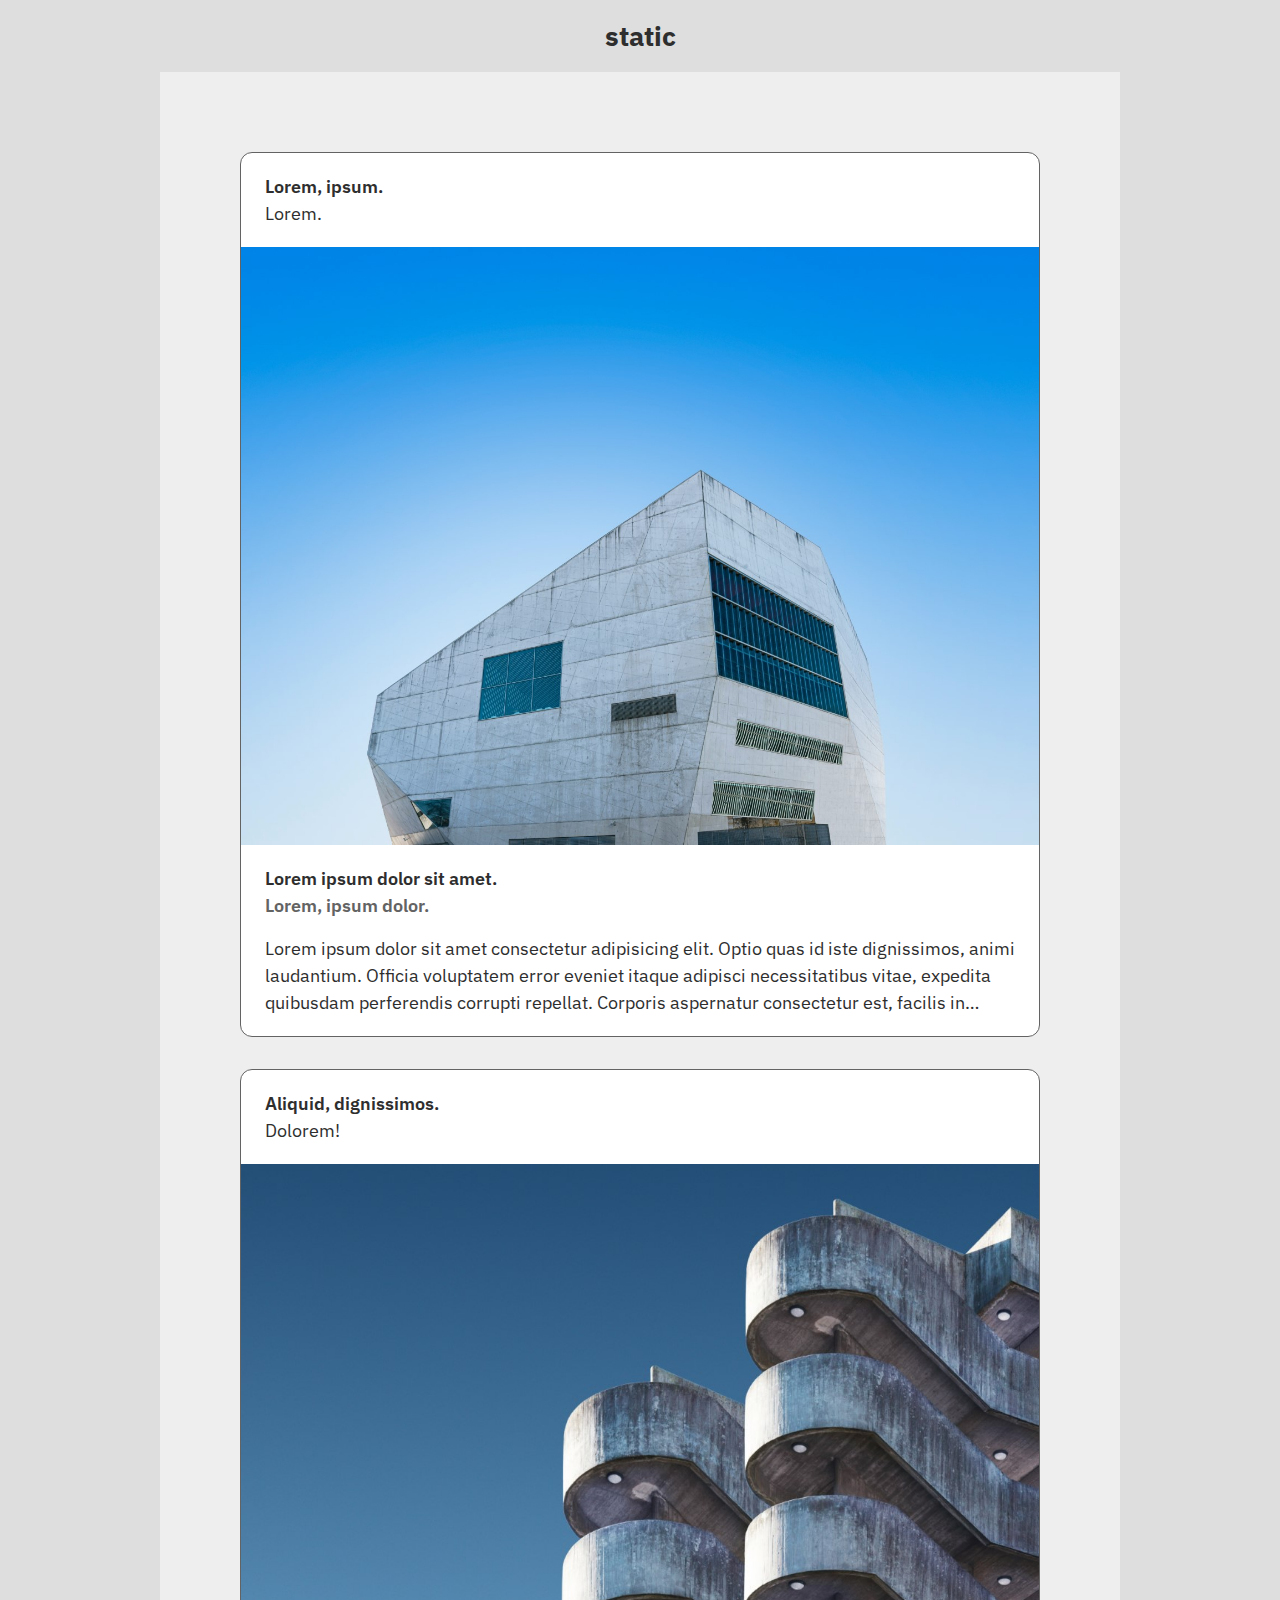
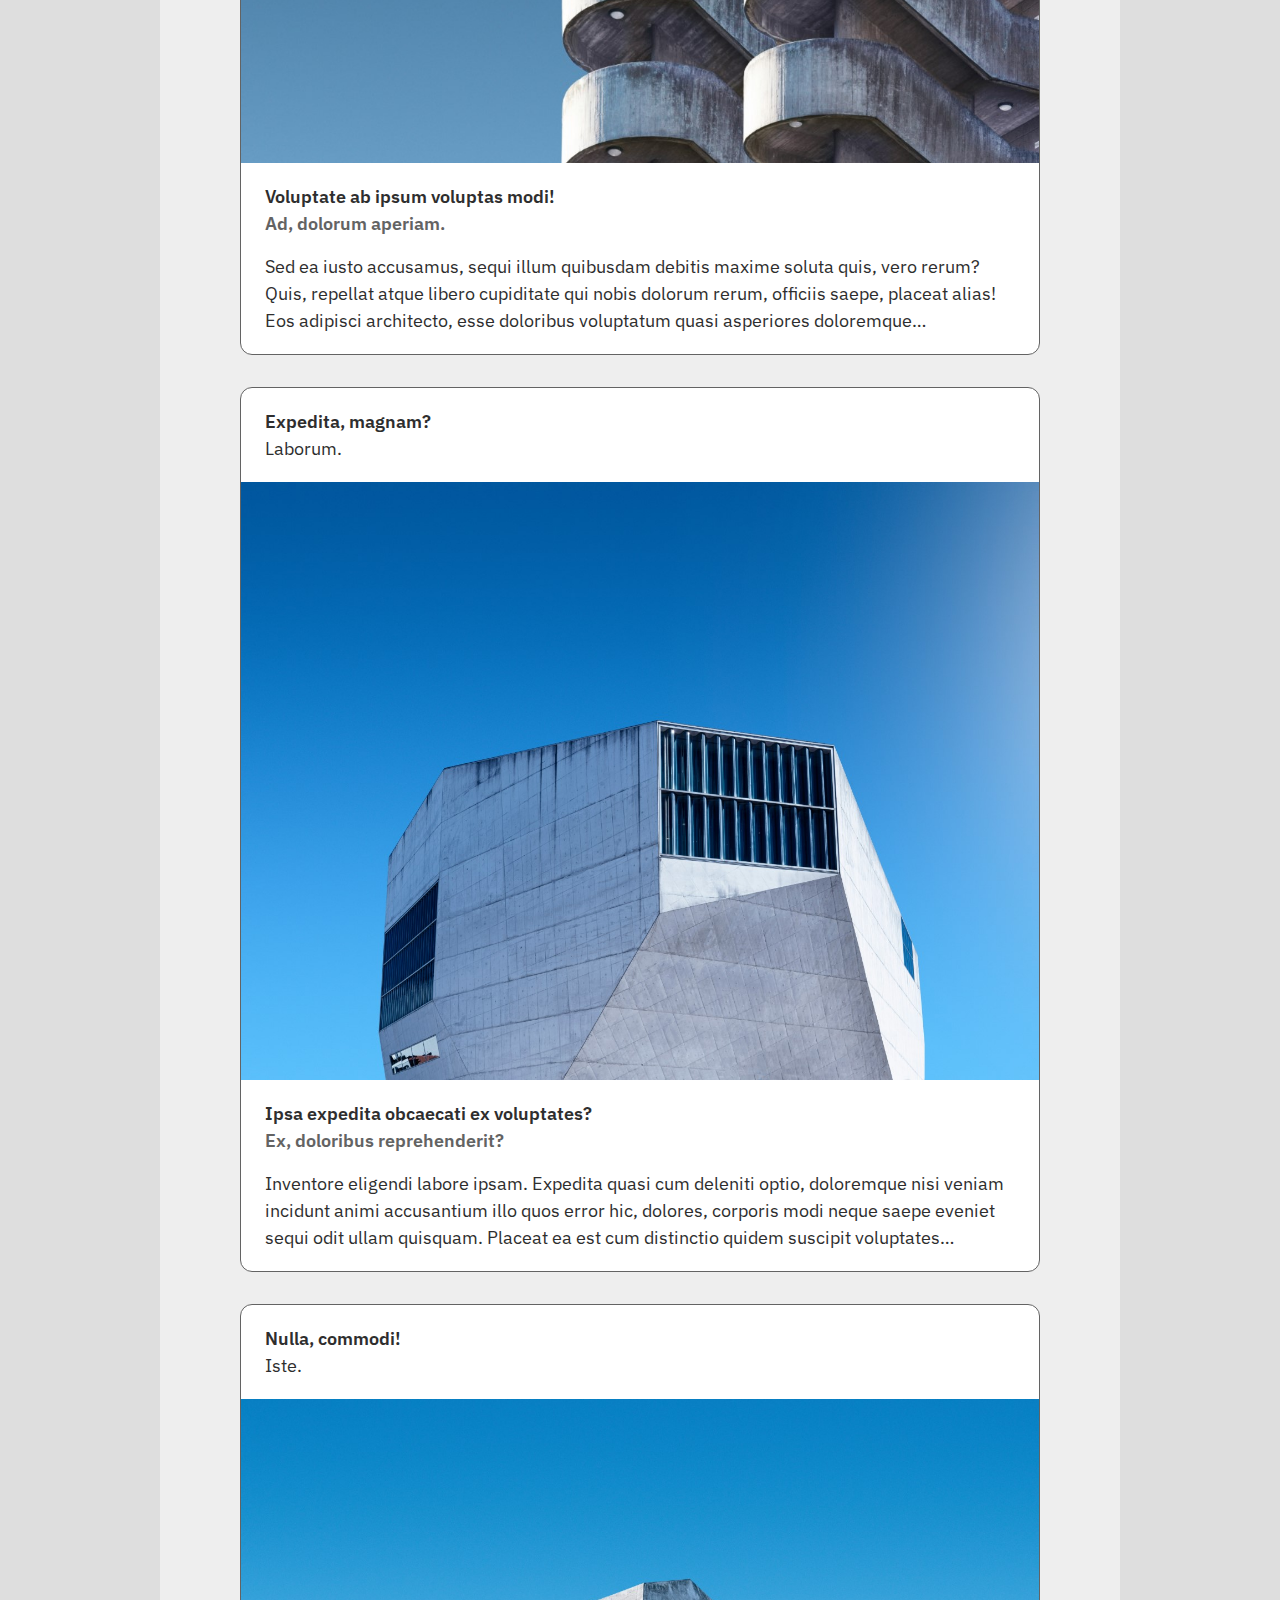
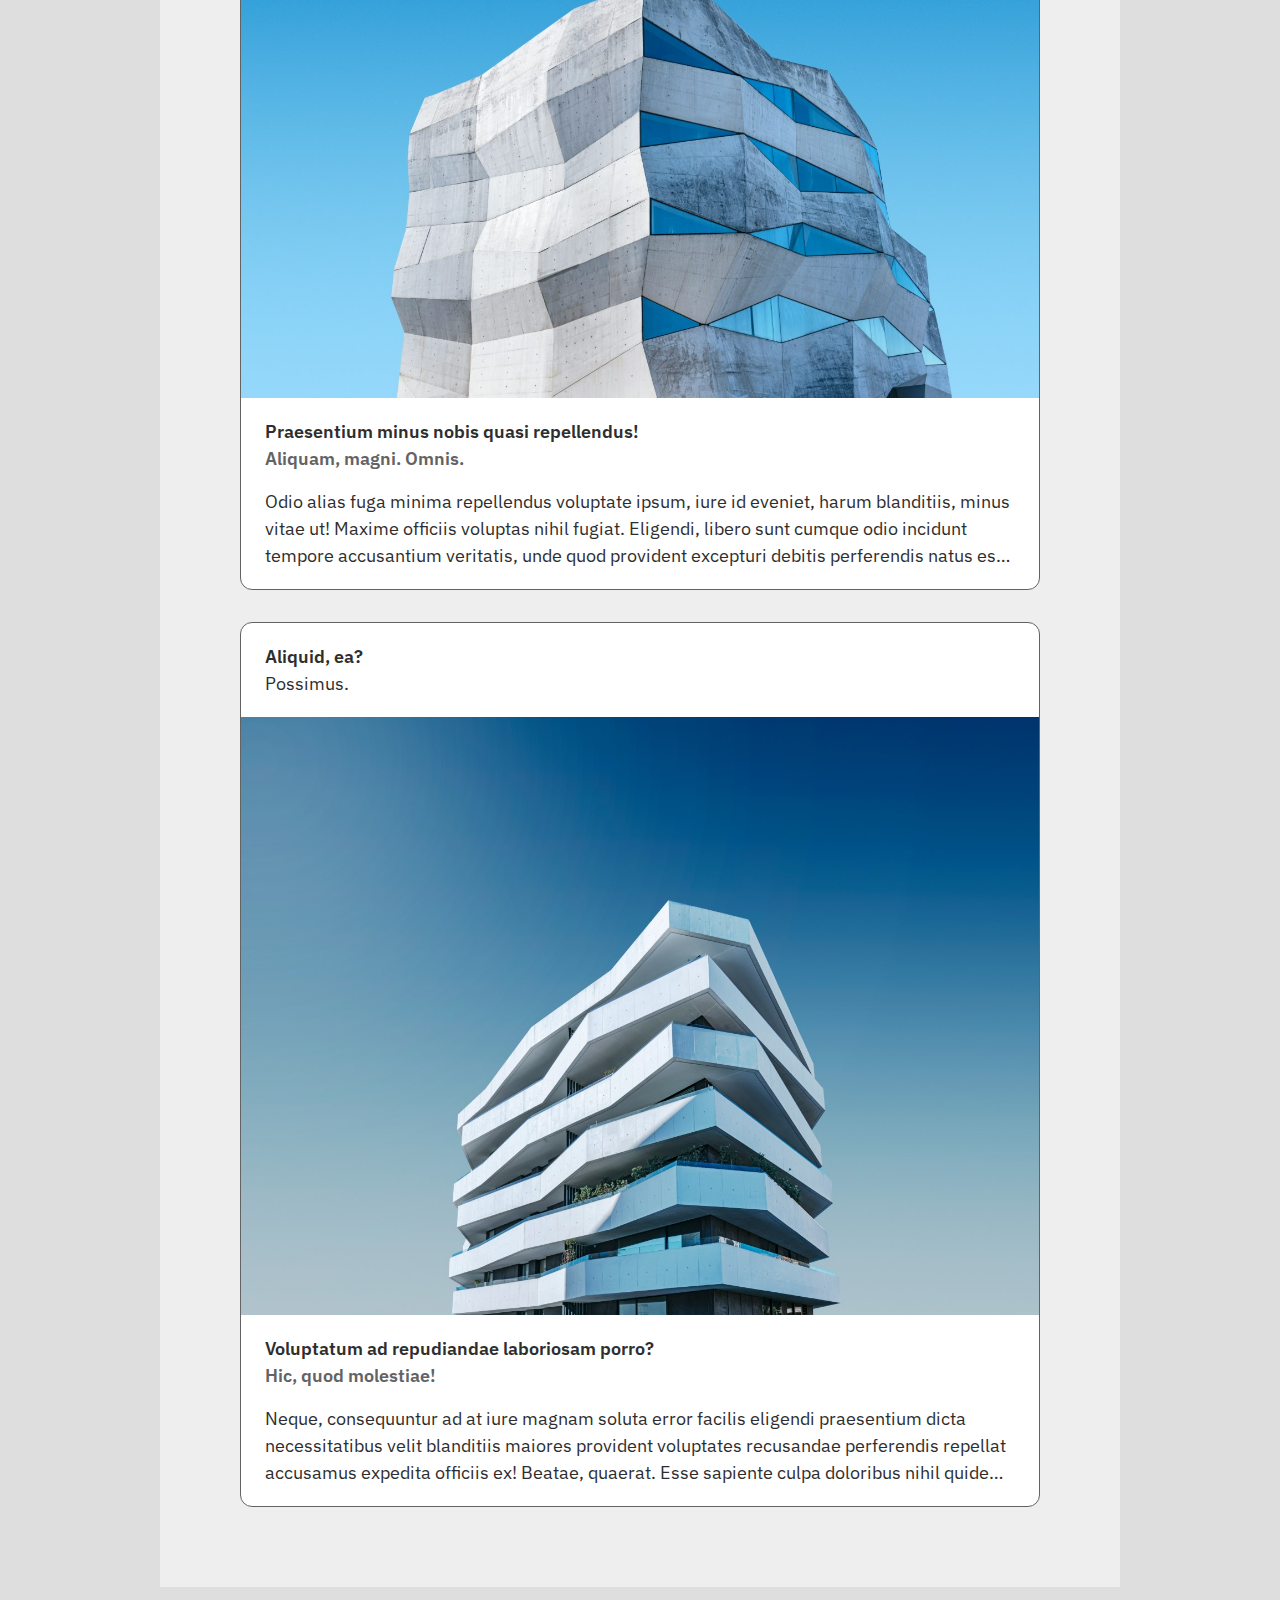
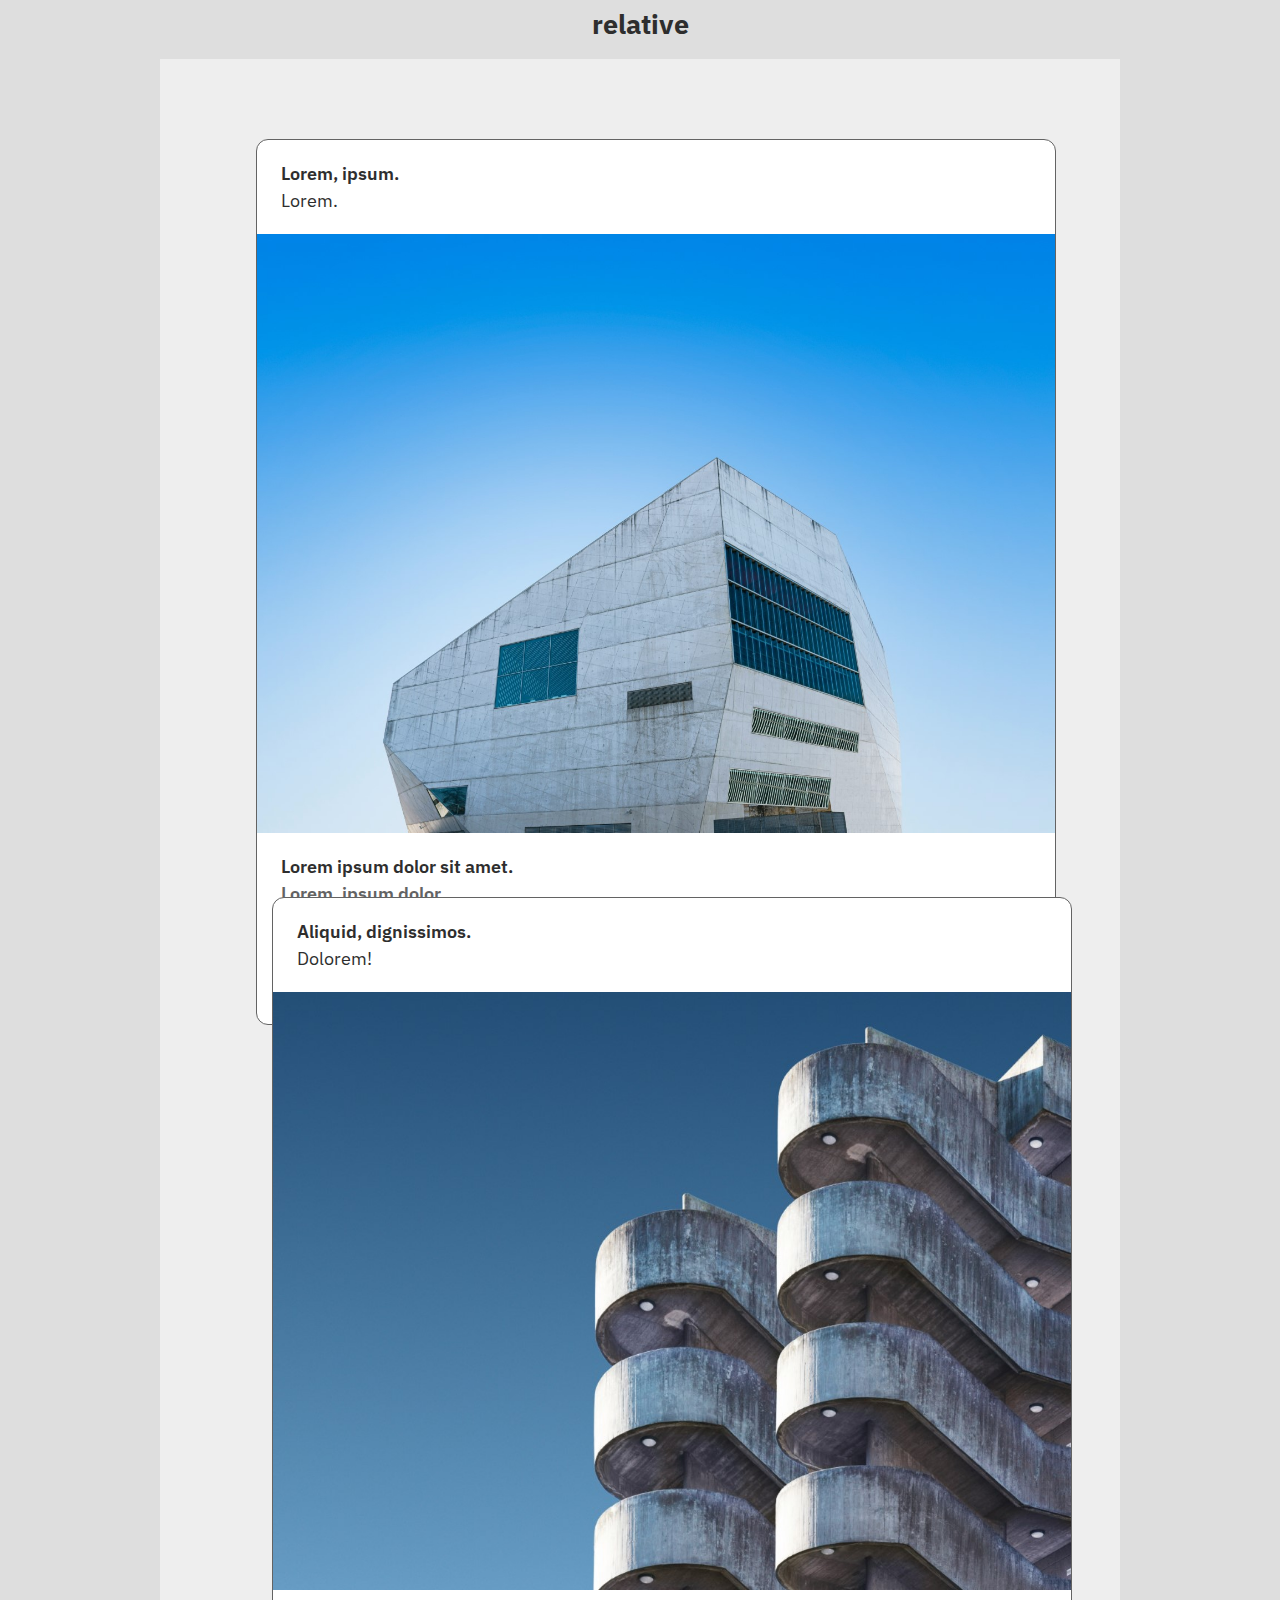
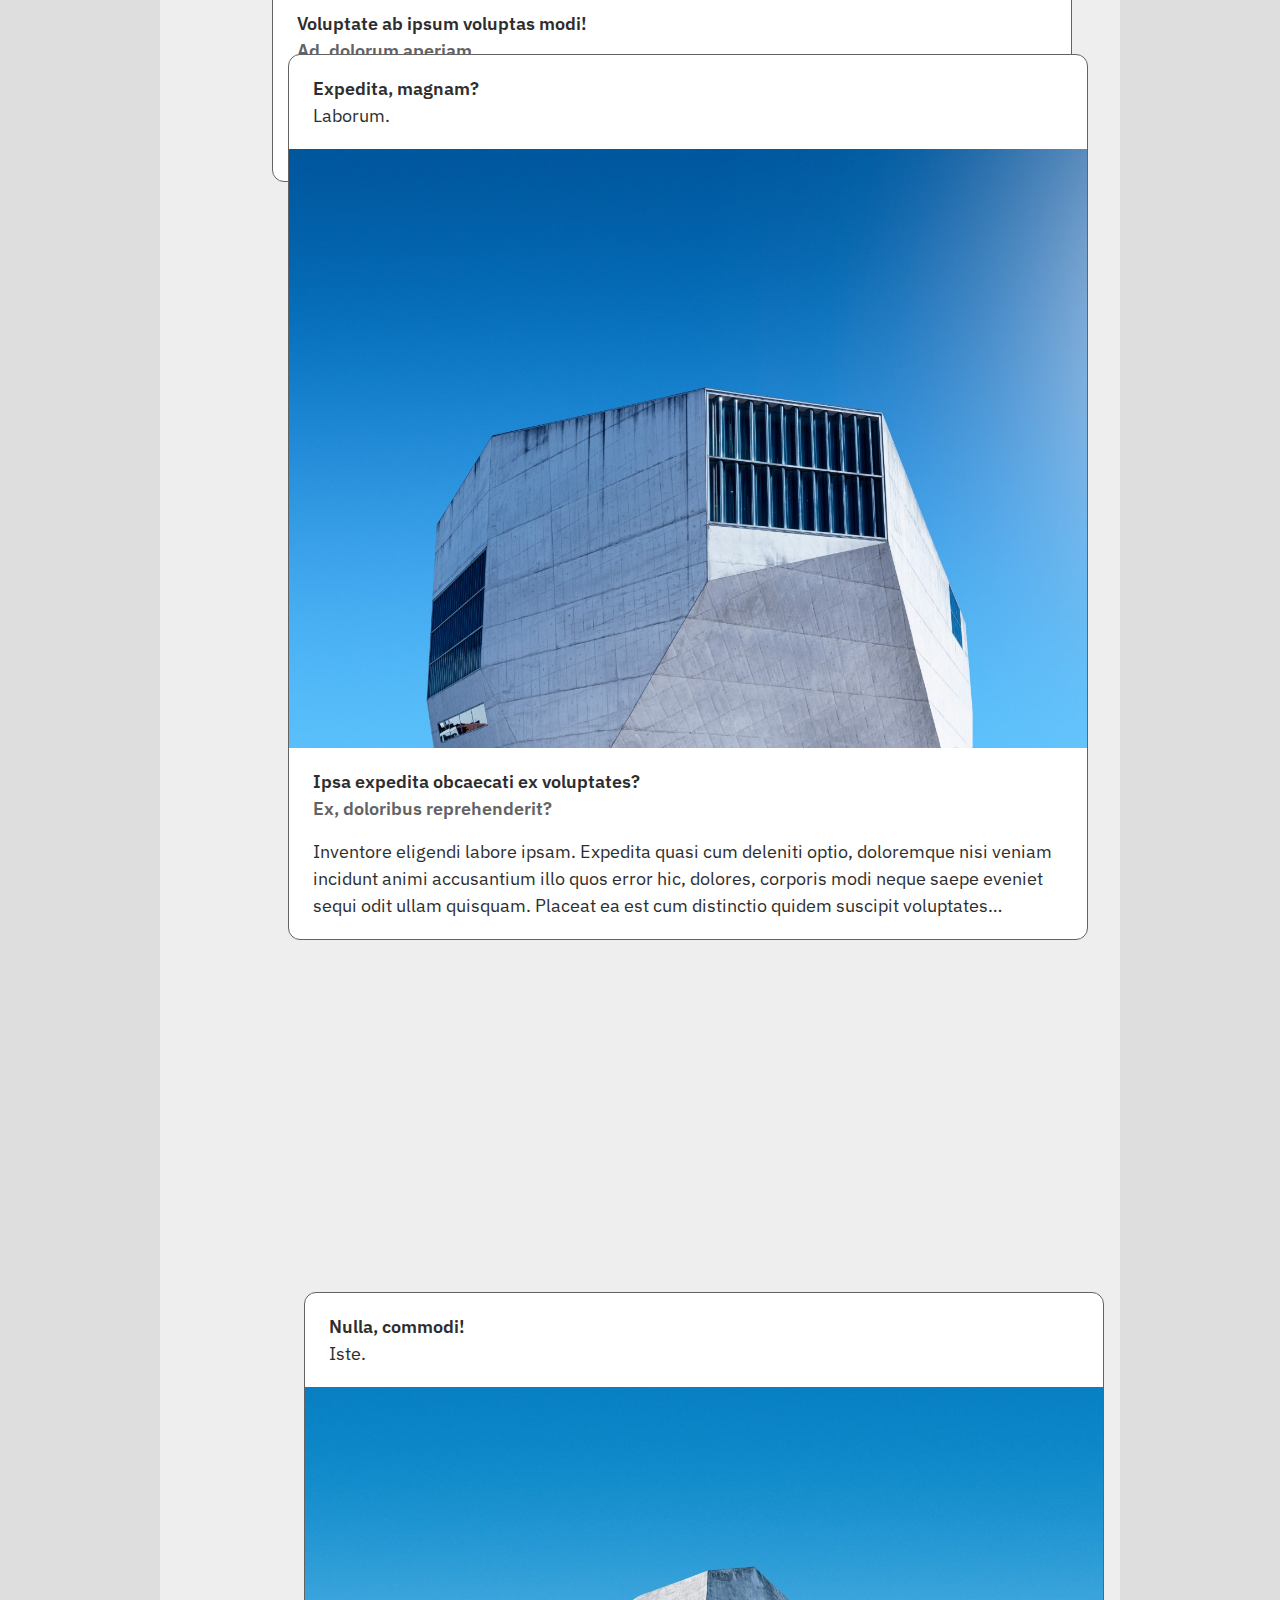
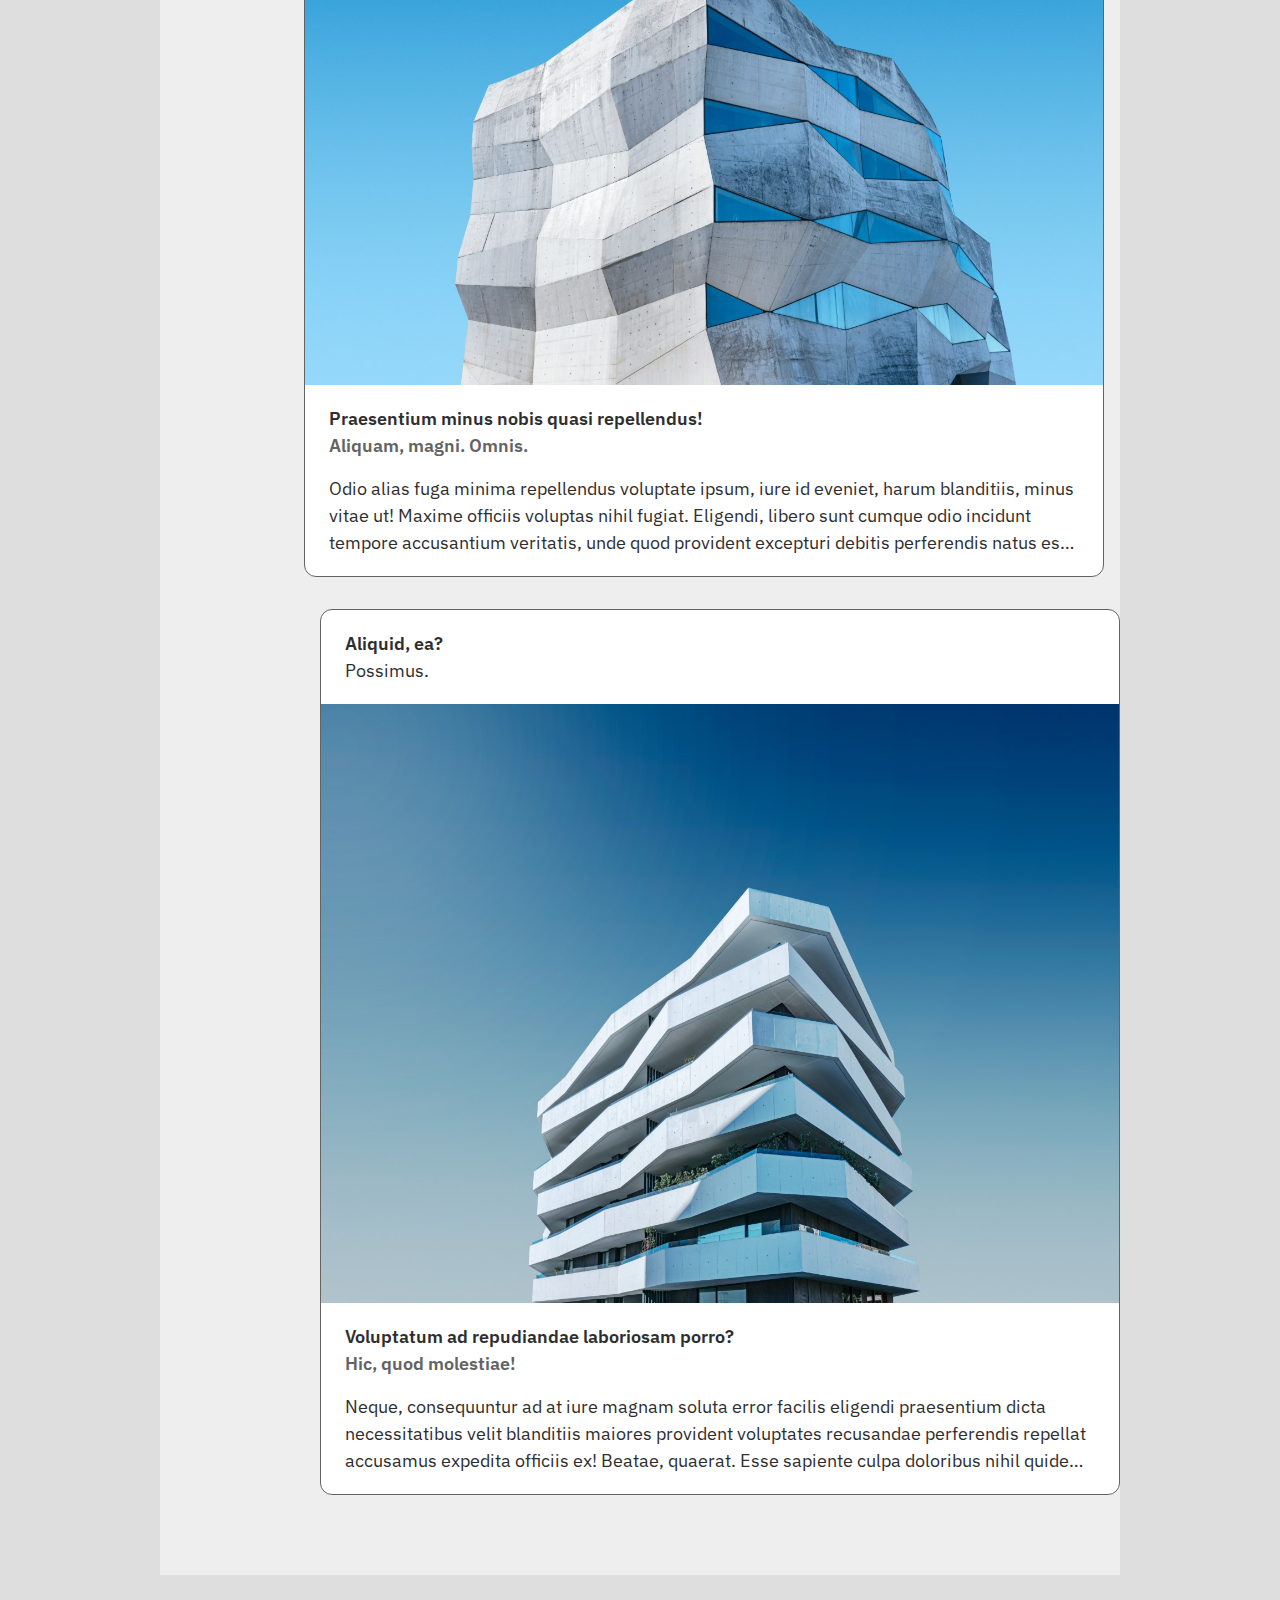
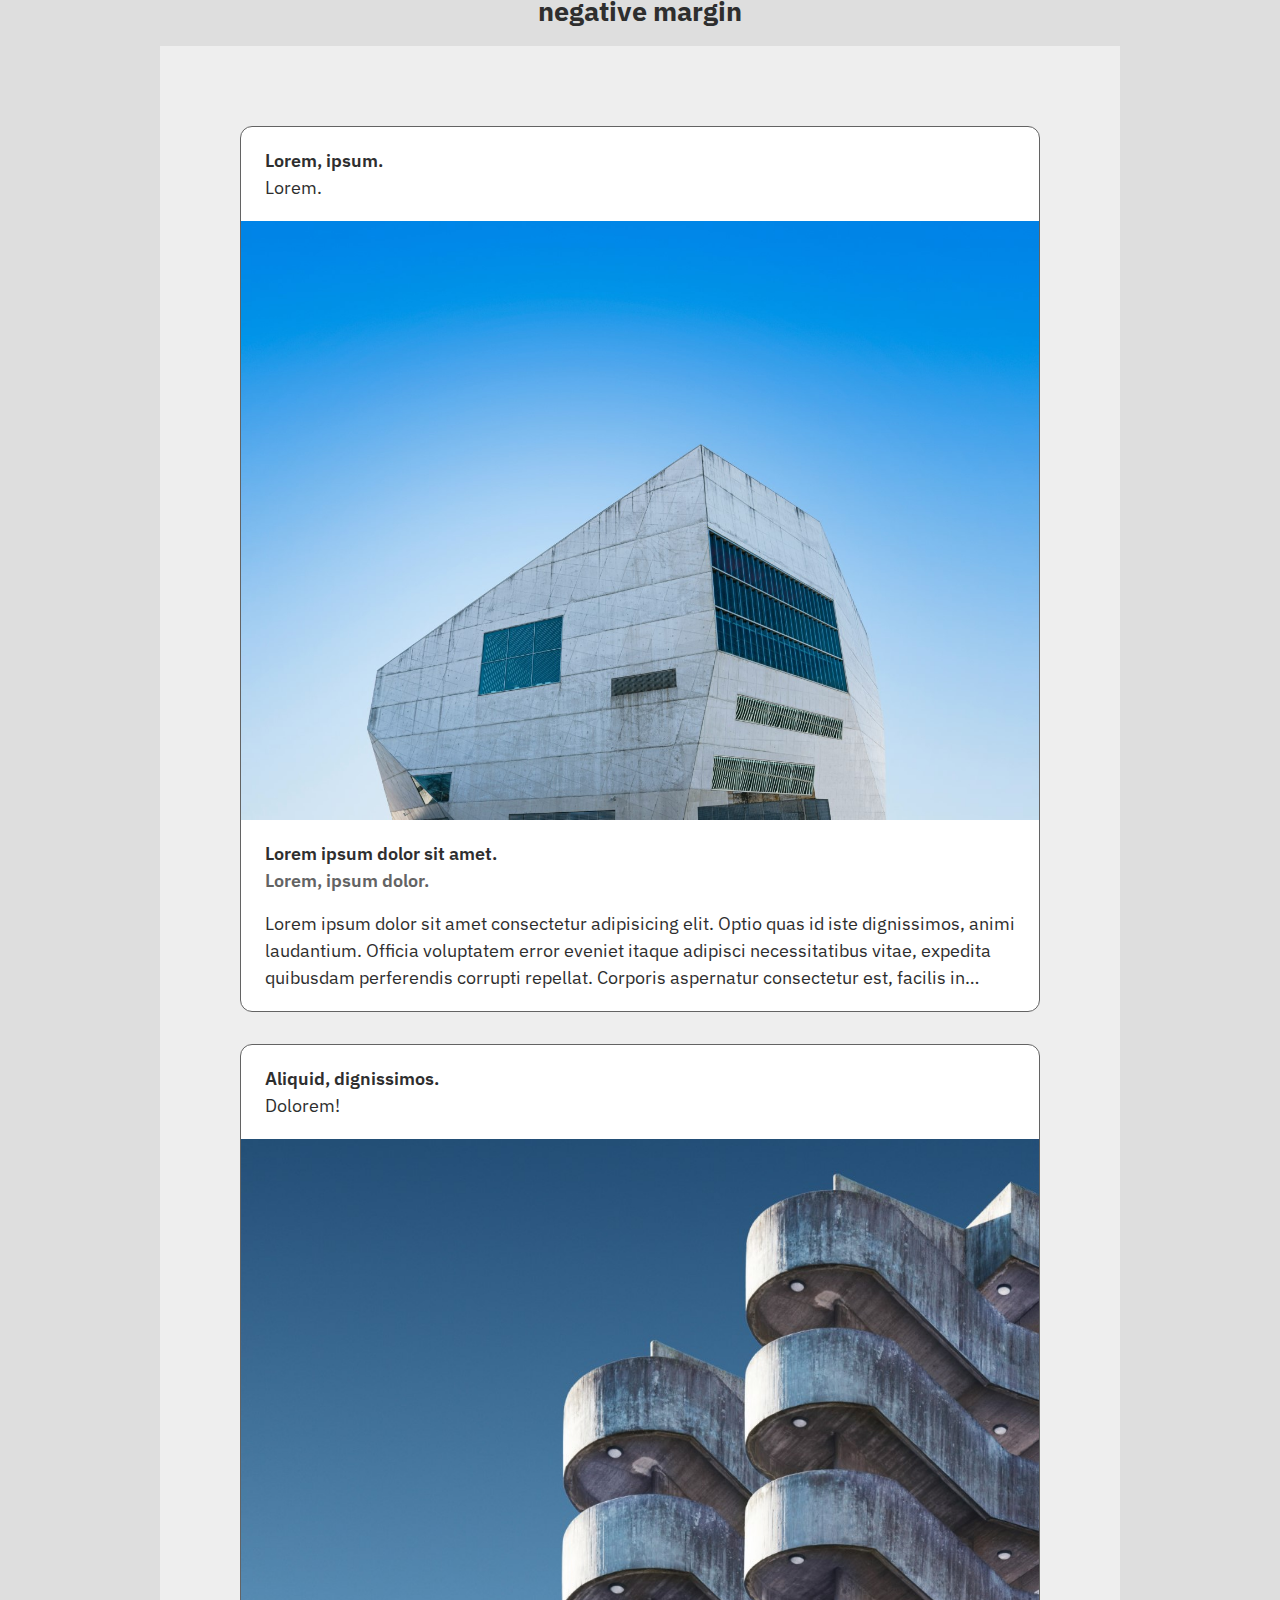
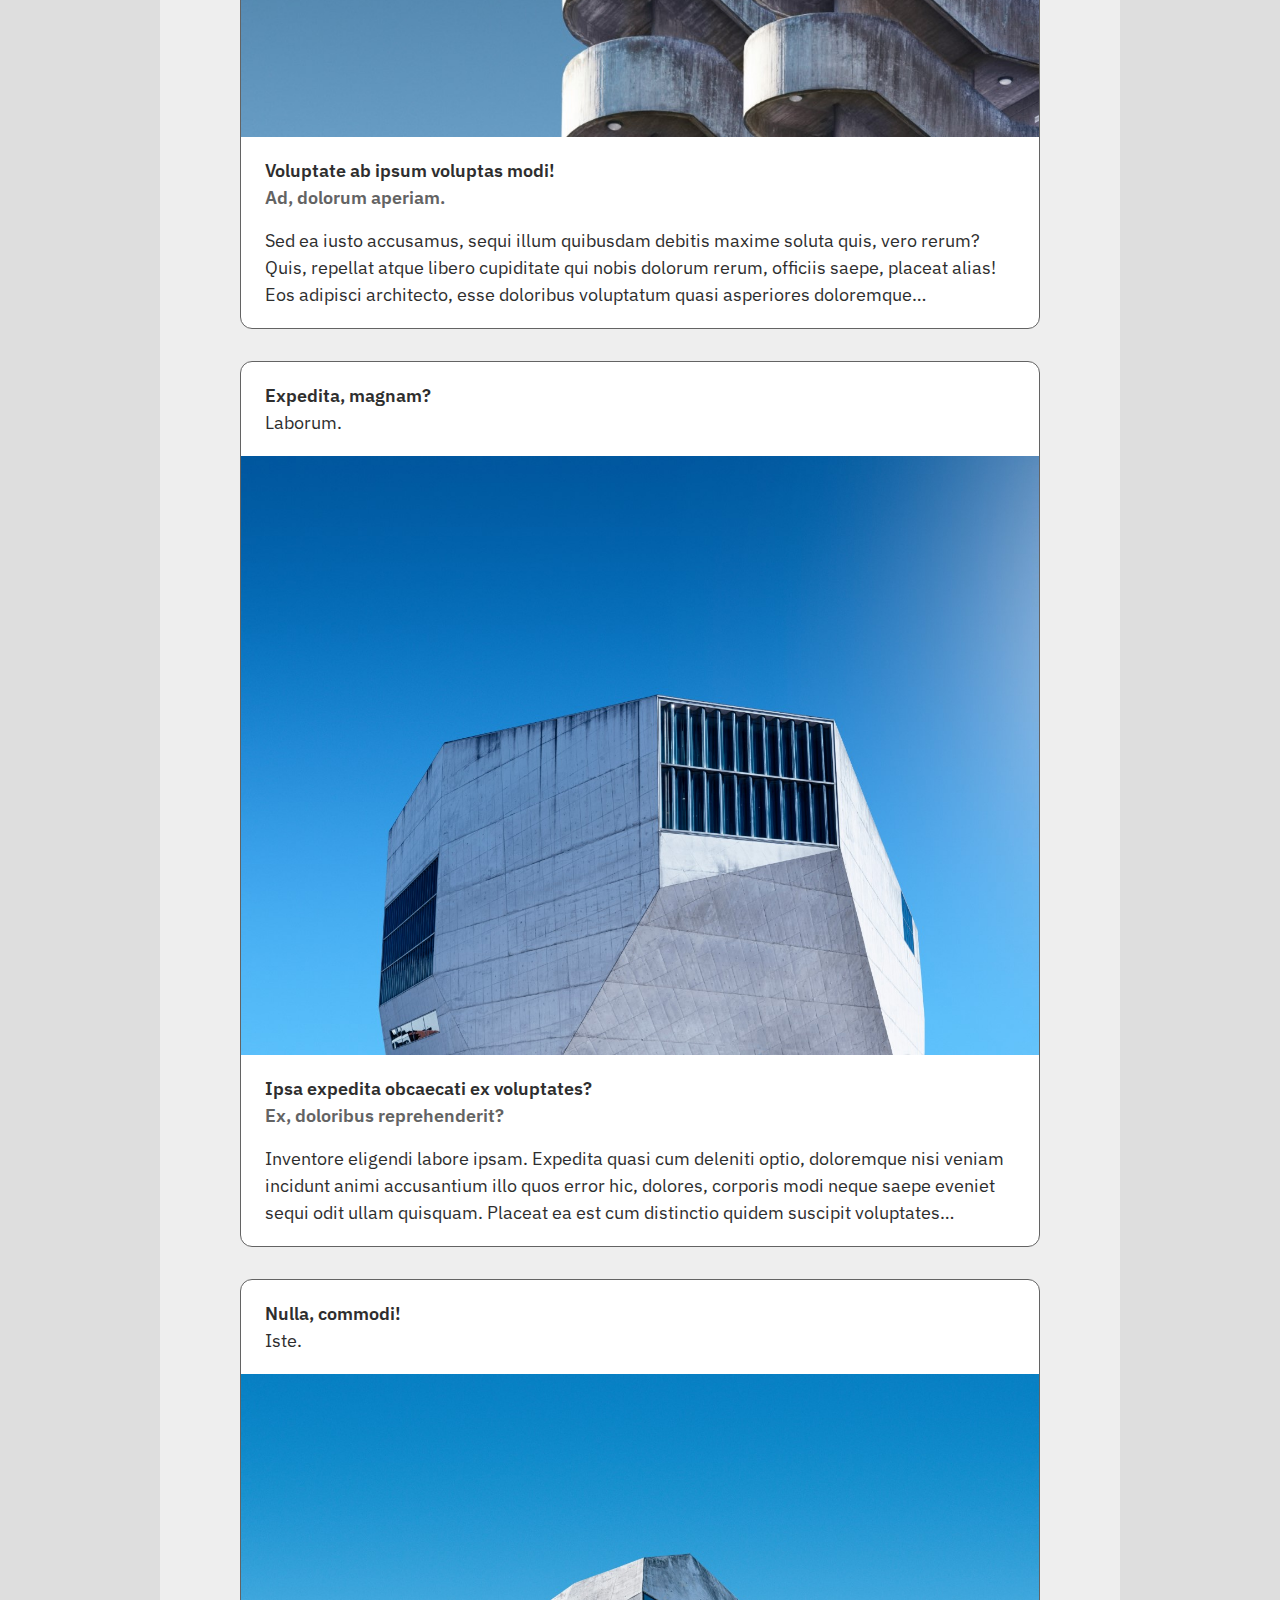
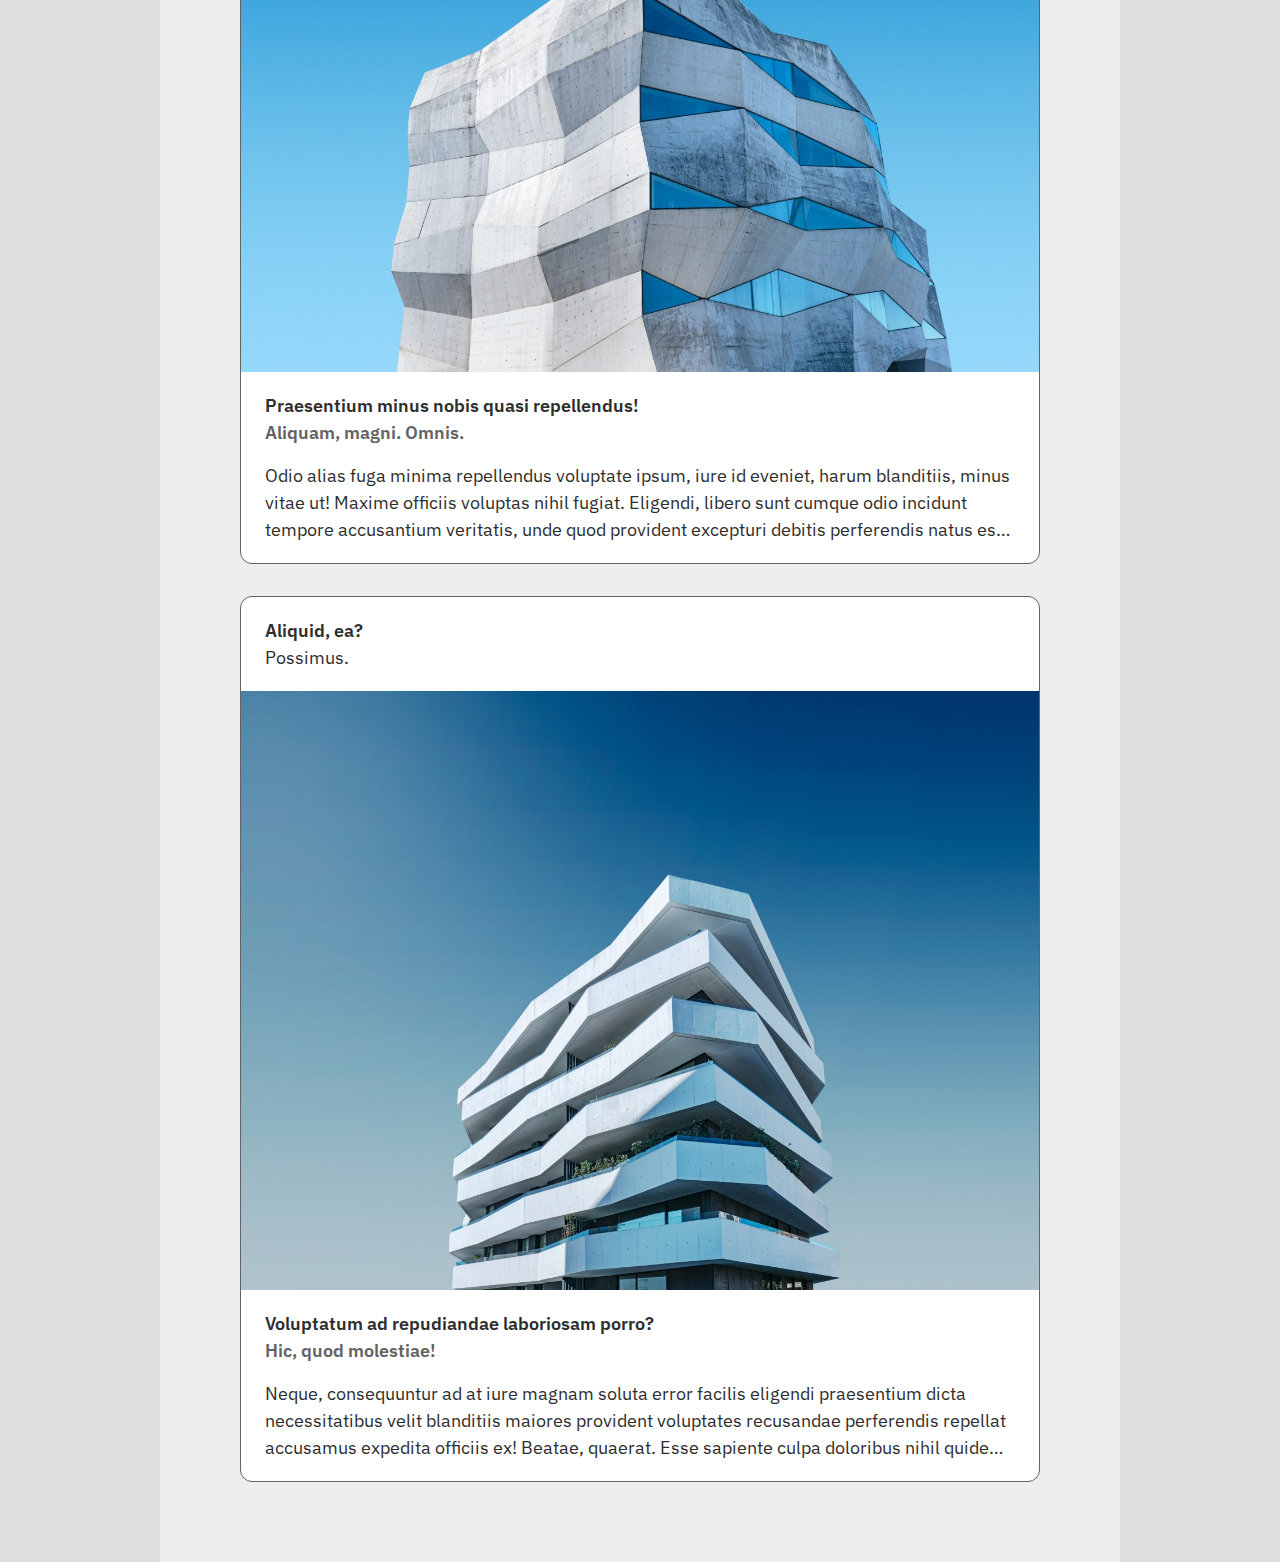
<file: src/w9/pos-relative/index.html>
<!DOCTYPE html>
<html lang="ko">
  <head>
    <meta charset="UTF-8" />
    <meta name="viewport" content="width=device-width, initial-scale=1.0" />
    <title>position relative</title>
    <link rel="stylesheet" href="./style/style.css" />
  </head>
  <body>
    <div class="section">
      <h2>static</h2>
      <div class="container">
        <div class="card">
          <div class="card__top">
            <p class="card__author">Lorem, ipsum.</p>
            <p class="card__author-role">Lorem.</p>
          </div>
          <img
            src="/assets/simone-hutsch-arch (1).jpg"
            alt=""
            class="card__middle"
          />
          <div class="card__bottom">
            <p class="card__title">Lorem ipsum dolor sit amet.</p>
            <p class="card__subtitle">Lorem, ipsum dolor.</p>
            <p class="card__desc">
              Lorem ipsum dolor sit amet consectetur adipisicing elit. Optio
              quas id iste dignissimos, animi laudantium. Officia voluptatem
              error eveniet itaque adipisci necessitatibus vitae, expedita
              quibusdam perferendis corrupti repellat. Corporis aspernatur
              consectetur est, facilis in molestias officiis temporibus quam,
              magnam voluptatum illo ad delectus reprehenderit at, dolore
              perspiciatis aliquam! Totam, iste.
            </p>
          </div>
        </div>
        <div class="card">
          <div class="card__top">
            <p class="card__author">Aliquid, dignissimos.</p>
            <p class="card__author-role">Dolorem!</p>
          </div>
          <img
            src="/assets/simone-hutsch-arch (2).jpg"
            alt=""
            class="card__middle"
          />
          <div class="card__bottom">
            <p class="card__title">Voluptate ab ipsum voluptas modi!</p>
            <p class="card__subtitle">Ad, dolorum aperiam.</p>
            <p class="card__desc">
              Sed ea iusto accusamus, sequi illum quibusdam debitis maxime
              soluta quis, vero rerum? Quis, repellat atque libero cupiditate
              qui nobis dolorum rerum, officiis saepe, placeat alias! Eos
              adipisci architecto, esse doloribus voluptatum quasi asperiores
              doloremque reprehenderit molestiae vero magni alias at vitae
              quidem qui dolorem exercitationem officia ut quaerat possimus.
            </p>
          </div>
        </div>
        <div class="card">
          <div class="card__top">
            <p class="card__author">Expedita, magnam?</p>
            <p class="card__author-role">Laborum.</p>
          </div>
          <img
            src="/assets/simone-hutsch-arch (3).jpg"
            alt=""
            class="card__middle"
          />
          <div class="card__bottom">
            <p class="card__title">Ipsa expedita obcaecati ex voluptates?</p>
            <p class="card__subtitle">Ex, doloribus reprehenderit?</p>
            <p class="card__desc">
              Inventore eligendi labore ipsam. Expedita quasi cum deleniti
              optio, doloremque nisi veniam incidunt animi accusantium illo quos
              error hic, dolores, corporis modi neque saepe eveniet sequi odit
              ullam quisquam. Placeat ea est cum distinctio quidem suscipit
              voluptates voluptatem quisquam, sunt vero tenetur ex odit quis
              doloribus unde, minus ipsum hic?
            </p>
          </div>
        </div>
        <div class="card">
          <div class="card__top">
            <p class="card__author">Nulla, commodi!</p>
            <p class="card__author-role">Iste.</p>
          </div>
          <img
            src="/assets/simone-hutsch-arch (4).jpg"
            alt=""
            class="card__middle"
          />
          <div class="card__bottom">
            <p class="card__title">
              Praesentium minus nobis quasi repellendus!
            </p>
            <p class="card__subtitle">Aliquam, magni. Omnis.</p>
            <p class="card__desc">
              Odio alias fuga minima repellendus voluptate ipsum, iure id
              eveniet, harum blanditiis, minus vitae ut! Maxime officiis
              voluptas nihil fugiat. Eligendi, libero sunt cumque odio incidunt
              tempore accusantium veritatis, unde quod provident excepturi
              debitis perferendis natus est asperiores sint ipsam eius nemo
              praesentium ipsa atque hic? Aperiam laborum hic illo.
            </p>
          </div>
        </div>
        <div class="card">
          <div class="card__top">
            <p class="card__author">Aliquid, ea?</p>
            <p class="card__author-role">Possimus.</p>
          </div>
          <img
            src="/assets/simone-hutsch-arch (5).jpg"
            alt=""
            class="card__middle"
          />
          <div class="card__bottom">
            <p class="card__title">
              Voluptatum ad repudiandae laboriosam porro?
            </p>
            <p class="card__subtitle">Hic, quod molestiae!</p>
            <p class="card__desc">
              Neque, consequuntur ad at iure magnam soluta error facilis
              eligendi praesentium dicta necessitatibus velit blanditiis maiores
              provident voluptates recusandae perferendis repellat accusamus
              expedita officiis ex! Beatae, quaerat. Esse sapiente culpa
              doloribus nihil quidem fuga reprehenderit corporis porro minus,
              omnis tempore, dolores quod architecto voluptates. Illo architecto
              atque repudiandae esse incidunt!
            </p>
          </div>
        </div>
      </div>
    </div>
    <div class="section section--opt-pos-rel">
      <h2>relative</h2>
      <div class="container">
        <div class="card">
          <div class="card__top">
            <p class="card__author">Lorem, ipsum.</p>
            <p class="card__author-role">Lorem.</p>
          </div>
          <img
            src="/assets/simone-hutsch-arch (1).jpg"
            alt=""
            class="card__middle"
          />
          <div class="card__bottom">
            <p class="card__title">Lorem ipsum dolor sit amet.</p>
            <p class="card__subtitle">Lorem, ipsum dolor.</p>
            <p class="card__desc">
              Lorem ipsum dolor sit amet consectetur adipisicing elit. Optio
              quas id iste dignissimos, animi laudantium. Officia voluptatem
              error eveniet itaque adipisci necessitatibus vitae, expedita
              quibusdam perferendis corrupti repellat. Corporis aspernatur
              consectetur est, facilis in molestias officiis temporibus quam,
              magnam voluptatum illo ad delectus reprehenderit at, dolore
              perspiciatis aliquam! Totam, iste.
            </p>
          </div>
        </div>
        <div class="card">
          <div class="card__top">
            <p class="card__author">Aliquid, dignissimos.</p>
            <p class="card__author-role">Dolorem!</p>
          </div>
          <img
            src="/assets/simone-hutsch-arch (2).jpg"
            alt=""
            class="card__middle"
          />
          <div class="card__bottom">
            <p class="card__title">Voluptate ab ipsum voluptas modi!</p>
            <p class="card__subtitle">Ad, dolorum aperiam.</p>
            <p class="card__desc">
              Sed ea iusto accusamus, sequi illum quibusdam debitis maxime
              soluta quis, vero rerum? Quis, repellat atque libero cupiditate
              qui nobis dolorum rerum, officiis saepe, placeat alias! Eos
              adipisci architecto, esse doloribus voluptatum quasi asperiores
              doloremque reprehenderit molestiae vero magni alias at vitae
              quidem qui dolorem exercitationem officia ut quaerat possimus.
            </p>
          </div>
        </div>
        <div class="card">
          <div class="card__top">
            <p class="card__author">Expedita, magnam?</p>
            <p class="card__author-role">Laborum.</p>
          </div>
          <img
            src="/assets/simone-hutsch-arch (3).jpg"
            alt=""
            class="card__middle"
          />
          <div class="card__bottom">
            <p class="card__title">Ipsa expedita obcaecati ex voluptates?</p>
            <p class="card__subtitle">Ex, doloribus reprehenderit?</p>
            <p class="card__desc">
              Inventore eligendi labore ipsam. Expedita quasi cum deleniti
              optio, doloremque nisi veniam incidunt animi accusantium illo quos
              error hic, dolores, corporis modi neque saepe eveniet sequi odit
              ullam quisquam. Placeat ea est cum distinctio quidem suscipit
              voluptates voluptatem quisquam, sunt vero tenetur ex odit quis
              doloribus unde, minus ipsum hic?
            </p>
          </div>
        </div>
        <div class="card">
          <div class="card__top">
            <p class="card__author">Nulla, commodi!</p>
            <p class="card__author-role">Iste.</p>
          </div>
          <img
            src="/assets/simone-hutsch-arch (4).jpg"
            alt=""
            class="card__middle"
          />
          <div class="card__bottom">
            <p class="card__title">
              Praesentium minus nobis quasi repellendus!
            </p>
            <p class="card__subtitle">Aliquam, magni. Omnis.</p>
            <p class="card__desc">
              Odio alias fuga minima repellendus voluptate ipsum, iure id
              eveniet, harum blanditiis, minus vitae ut! Maxime officiis
              voluptas nihil fugiat. Eligendi, libero sunt cumque odio incidunt
              tempore accusantium veritatis, unde quod provident excepturi
              debitis perferendis natus est asperiores sint ipsam eius nemo
              praesentium ipsa atque hic? Aperiam laborum hic illo.
            </p>
          </div>
        </div>
        <div class="card">
          <div class="card__top">
            <p class="card__author">Aliquid, ea?</p>
            <p class="card__author-role">Possimus.</p>
          </div>
          <img
            src="/assets/simone-hutsch-arch (5).jpg"
            alt=""
            class="card__middle"
          />
          <div class="card__bottom">
            <p class="card__title">
              Voluptatum ad repudiandae laboriosam porro?
            </p>
            <p class="card__subtitle">Hic, quod molestiae!</p>
            <p class="card__desc">
              Neque, consequuntur ad at iure magnam soluta error facilis
              eligendi praesentium dicta necessitatibus velit blanditiis maiores
              provident voluptates recusandae perferendis repellat accusamus
              expedita officiis ex! Beatae, quaerat. Esse sapiente culpa
              doloribus nihil quidem fuga reprehenderit corporis porro minus,
              omnis tempore, dolores quod architecto voluptates. Illo architecto
              atque repudiandae esse incidunt!
            </p>
          </div>
        </div>
      </div>
    </div>
    <div class="section section--opt-margin-negative">
      <h2>negative margin</h2>
      <div class="container">
        <div class="card">
          <div class="card__top">
            <p class="card__author">Lorem, ipsum.</p>
            <p class="card__author-role">Lorem.</p>
          </div>
          <img
            src="/assets/simone-hutsch-arch (1).jpg"
            alt=""
            class="card__middle"
          />
          <div class="card__bottom">
            <p class="card__title">Lorem ipsum dolor sit amet.</p>
            <p class="card__subtitle">Lorem, ipsum dolor.</p>
            <p class="card__desc">
              Lorem ipsum dolor sit amet consectetur adipisicing elit. Optio
              quas id iste dignissimos, animi laudantium. Officia voluptatem
              error eveniet itaque adipisci necessitatibus vitae, expedita
              quibusdam perferendis corrupti repellat. Corporis aspernatur
              consectetur est, facilis in molestias officiis temporibus quam,
              magnam voluptatum illo ad delectus reprehenderit at, dolore
              perspiciatis aliquam! Totam, iste.
            </p>
          </div>
        </div>
        <div class="card">
          <div class="card__top">
            <p class="card__author">Aliquid, dignissimos.</p>
            <p class="card__author-role">Dolorem!</p>
          </div>
          <img
            src="/assets/simone-hutsch-arch (2).jpg"
            alt=""
            class="card__middle"
          />
          <div class="card__bottom">
            <p class="card__title">Voluptate ab ipsum voluptas modi!</p>
            <p class="card__subtitle">Ad, dolorum aperiam.</p>
            <p class="card__desc">
              Sed ea iusto accusamus, sequi illum quibusdam debitis maxime
              soluta quis, vero rerum? Quis, repellat atque libero cupiditate
              qui nobis dolorum rerum, officiis saepe, placeat alias! Eos
              adipisci architecto, esse doloribus voluptatum quasi asperiores
              doloremque reprehenderit molestiae vero magni alias at vitae
              quidem qui dolorem exercitationem officia ut quaerat possimus.
            </p>
          </div>
        </div>
        <div class="card">
          <div class="card__top">
            <p class="card__author">Expedita, magnam?</p>
            <p class="card__author-role">Laborum.</p>
          </div>
          <img
            src="/assets/simone-hutsch-arch (3).jpg"
            alt=""
            class="card__middle"
          />
          <div class="card__bottom">
            <p class="card__title">Ipsa expedita obcaecati ex voluptates?</p>
            <p class="card__subtitle">Ex, doloribus reprehenderit?</p>
            <p class="card__desc">
              Inventore eligendi labore ipsam. Expedita quasi cum deleniti
              optio, doloremque nisi veniam incidunt animi accusantium illo quos
              error hic, dolores, corporis modi neque saepe eveniet sequi odit
              ullam quisquam. Placeat ea est cum distinctio quidem suscipit
              voluptates voluptatem quisquam, sunt vero tenetur ex odit quis
              doloribus unde, minus ipsum hic?
            </p>
          </div>
        </div>
        <div class="card">
          <div class="card__top">
            <p class="card__author">Nulla, commodi!</p>
            <p class="card__author-role">Iste.</p>
          </div>
          <img
            src="/assets/simone-hutsch-arch (4).jpg"
            alt=""
            class="card__middle"
          />
          <div class="card__bottom">
            <p class="card__title">
              Praesentium minus nobis quasi repellendus!
            </p>
            <p class="card__subtitle">Aliquam, magni. Omnis.</p>
            <p class="card__desc">
              Odio alias fuga minima repellendus voluptate ipsum, iure id
              eveniet, harum blanditiis, minus vitae ut! Maxime officiis
              voluptas nihil fugiat. Eligendi, libero sunt cumque odio incidunt
              tempore accusantium veritatis, unde quod provident excepturi
              debitis perferendis natus est asperiores sint ipsam eius nemo
              praesentium ipsa atque hic? Aperiam laborum hic illo.
            </p>
          </div>
        </div>
        <div class="card">
          <div class="card__top">
            <p class="card__author">Aliquid, ea?</p>
            <p class="card__author-role">Possimus.</p>
          </div>
          <img
            src="/assets/simone-hutsch-arch (5).jpg"
            alt=""
            class="card__middle"
          />
          <div class="card__bottom">
            <p class="card__title">
              Voluptatum ad repudiandae laboriosam porro?
            </p>
            <p class="card__subtitle">Hic, quod molestiae!</p>
            <p class="card__desc">
              Neque, consequuntur ad at iure magnam soluta error facilis
              eligendi praesentium dicta necessitatibus velit blanditiis maiores
              provident voluptates recusandae perferendis repellat accusamus
              expedita officiis ex! Beatae, quaerat. Esse sapiente culpa
              doloribus nihil quidem fuga reprehenderit corporis porro minus,
              omnis tempore, dolores quod architecto voluptates. Illo architecto
              atque repudiandae esse incidunt!
            </p>
          </div>
        </div>
      </div>
    </div>
  </body>
</html>
</file>
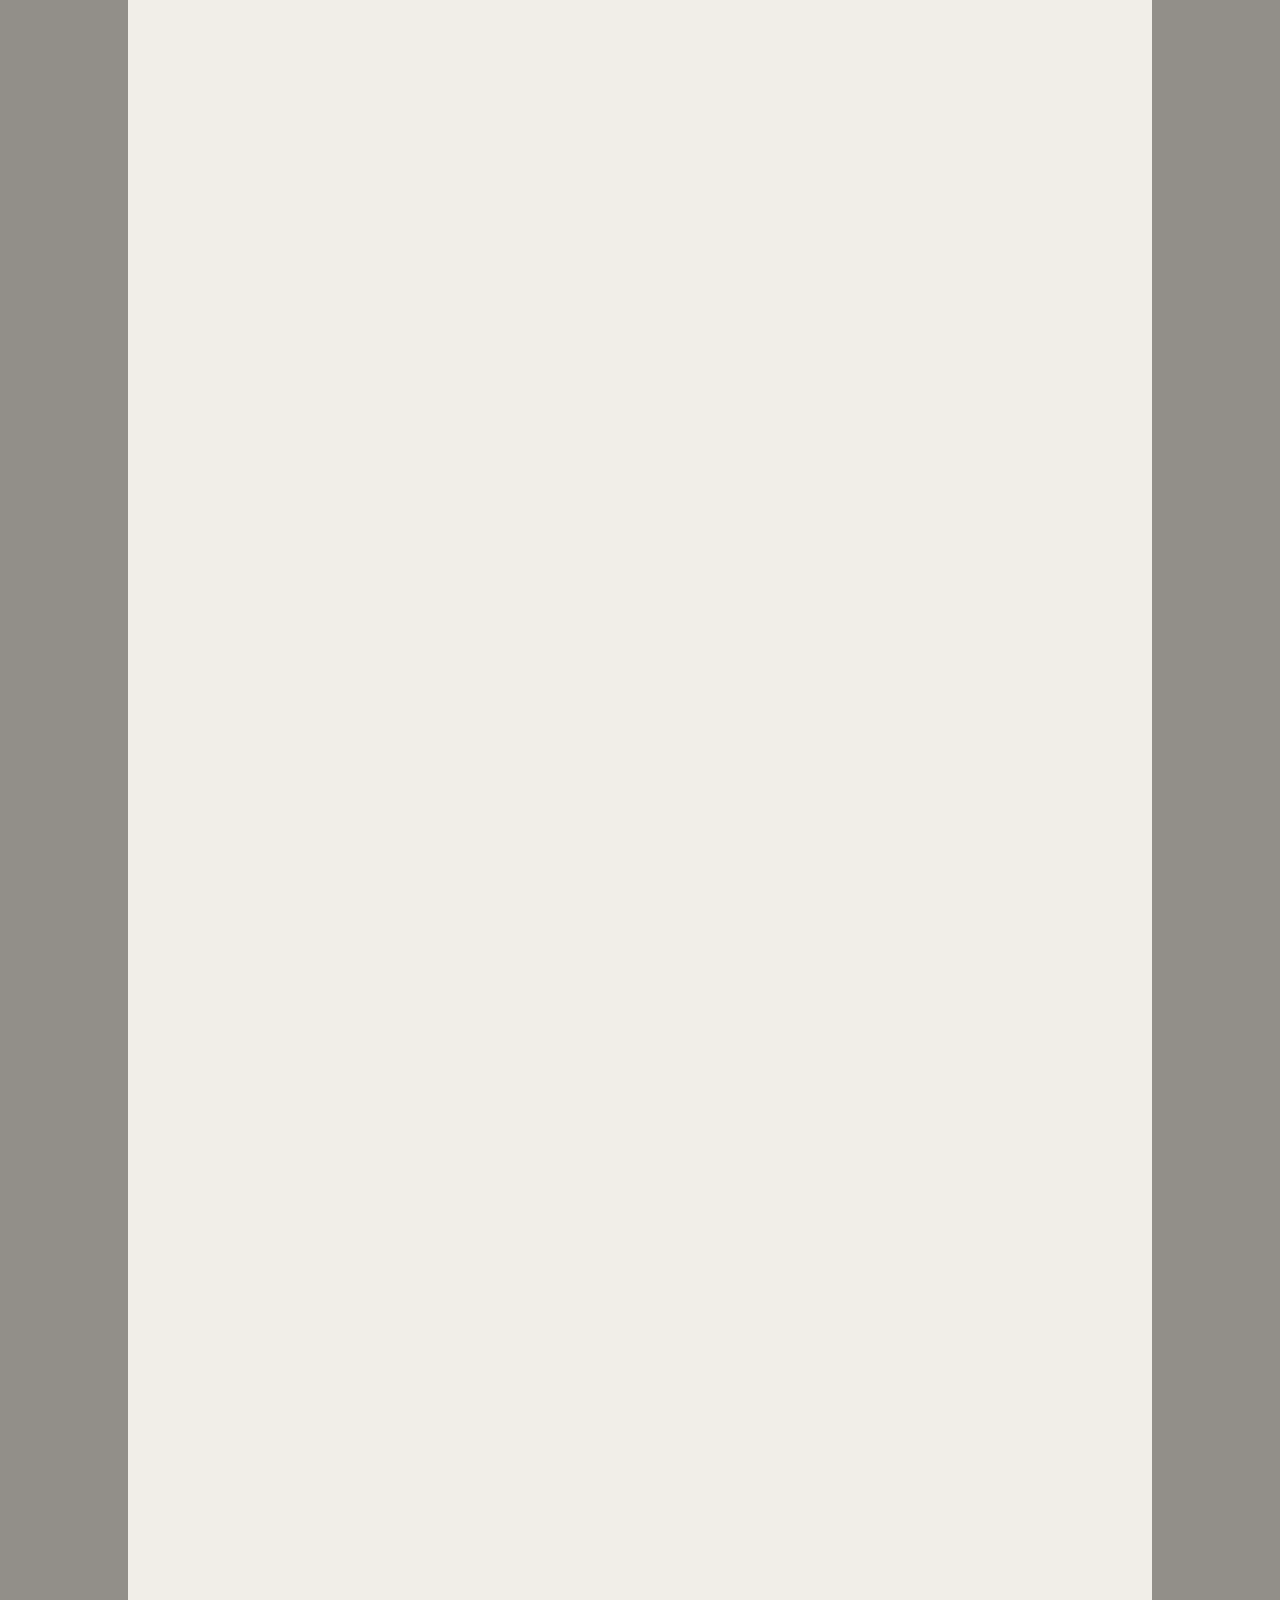
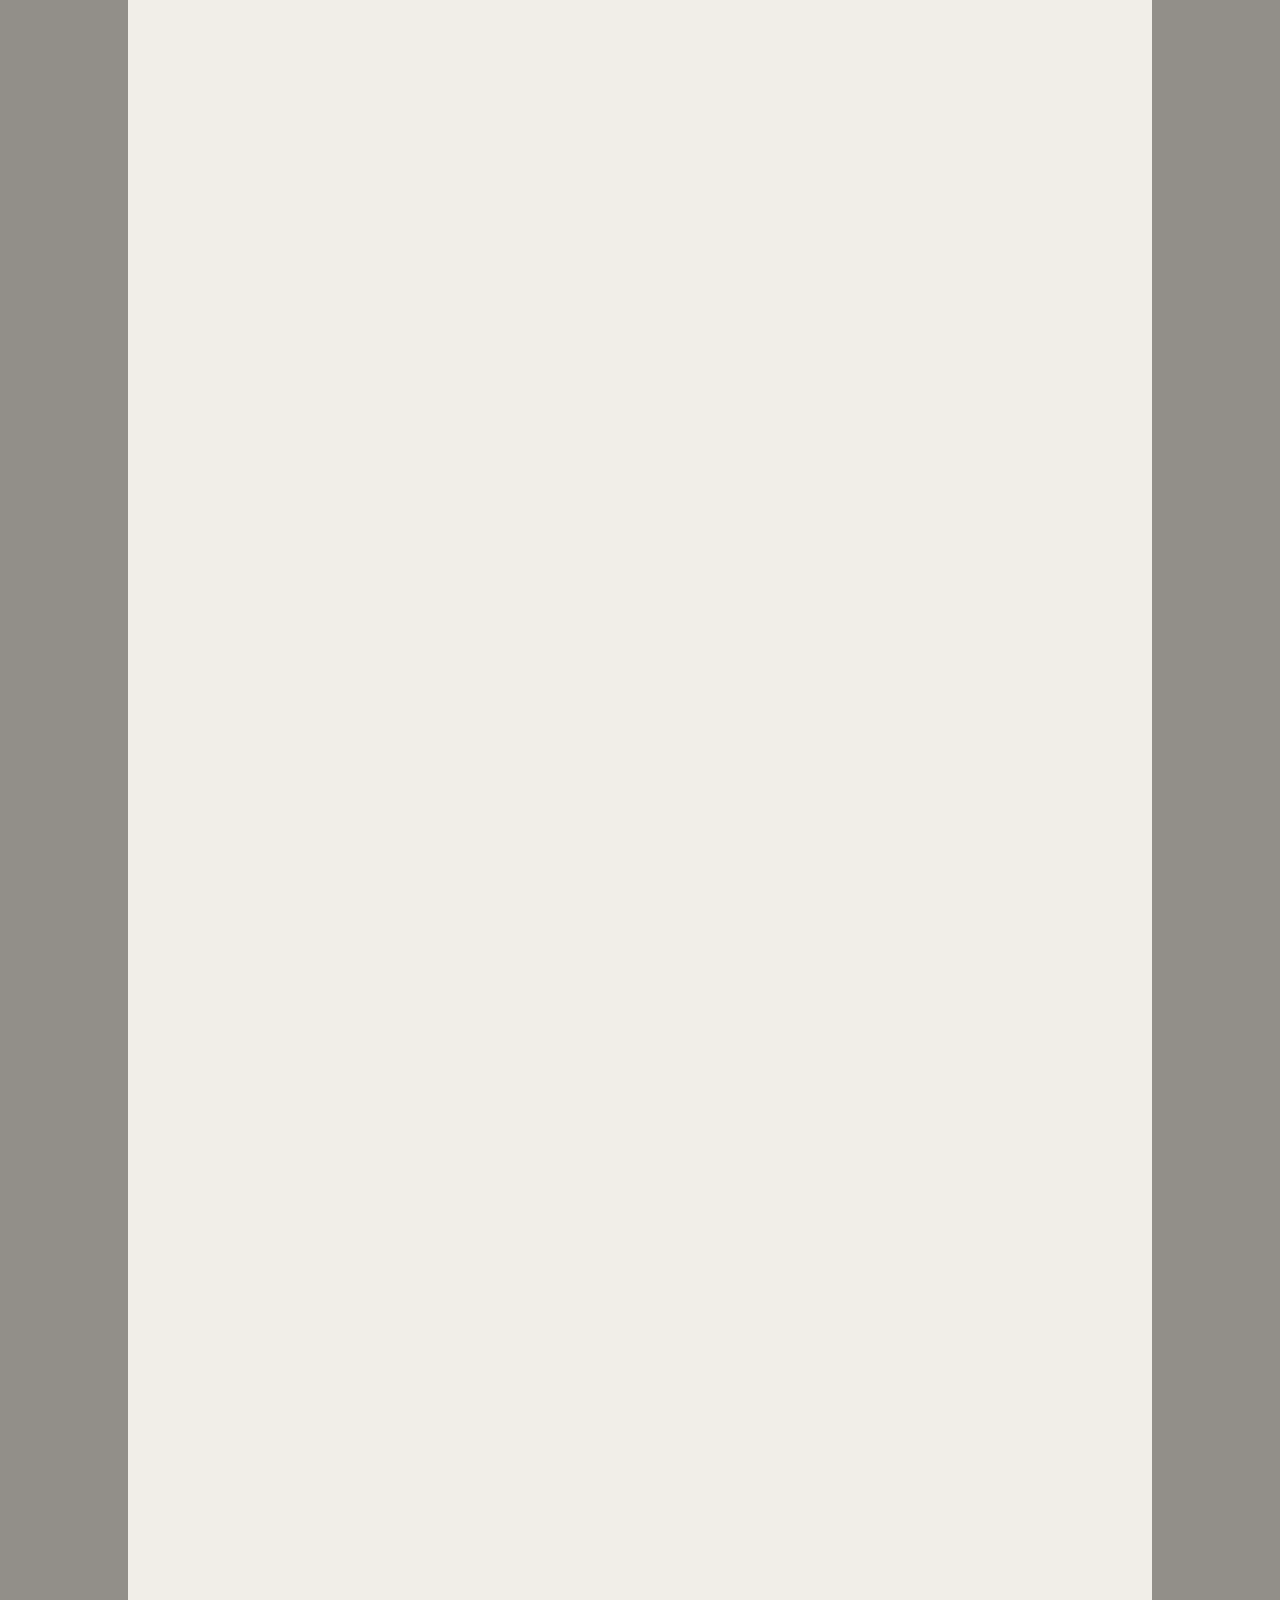
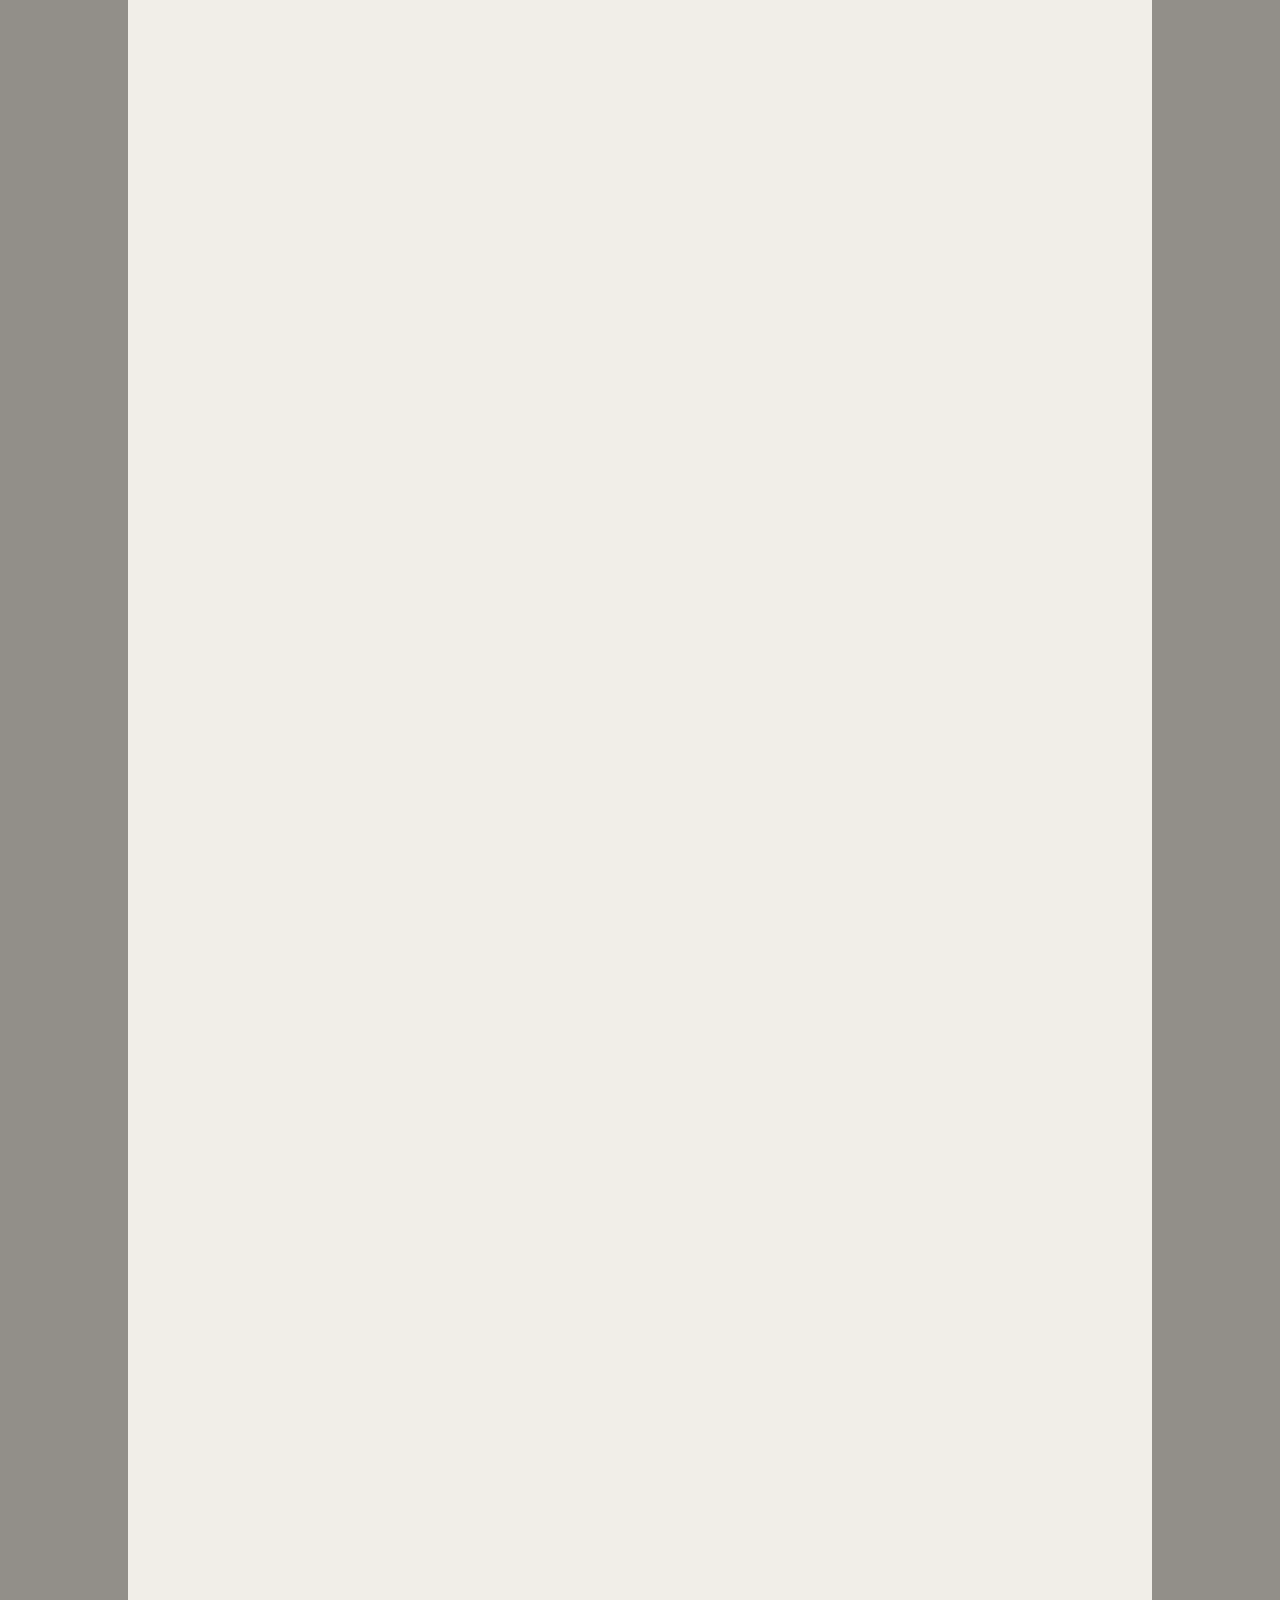
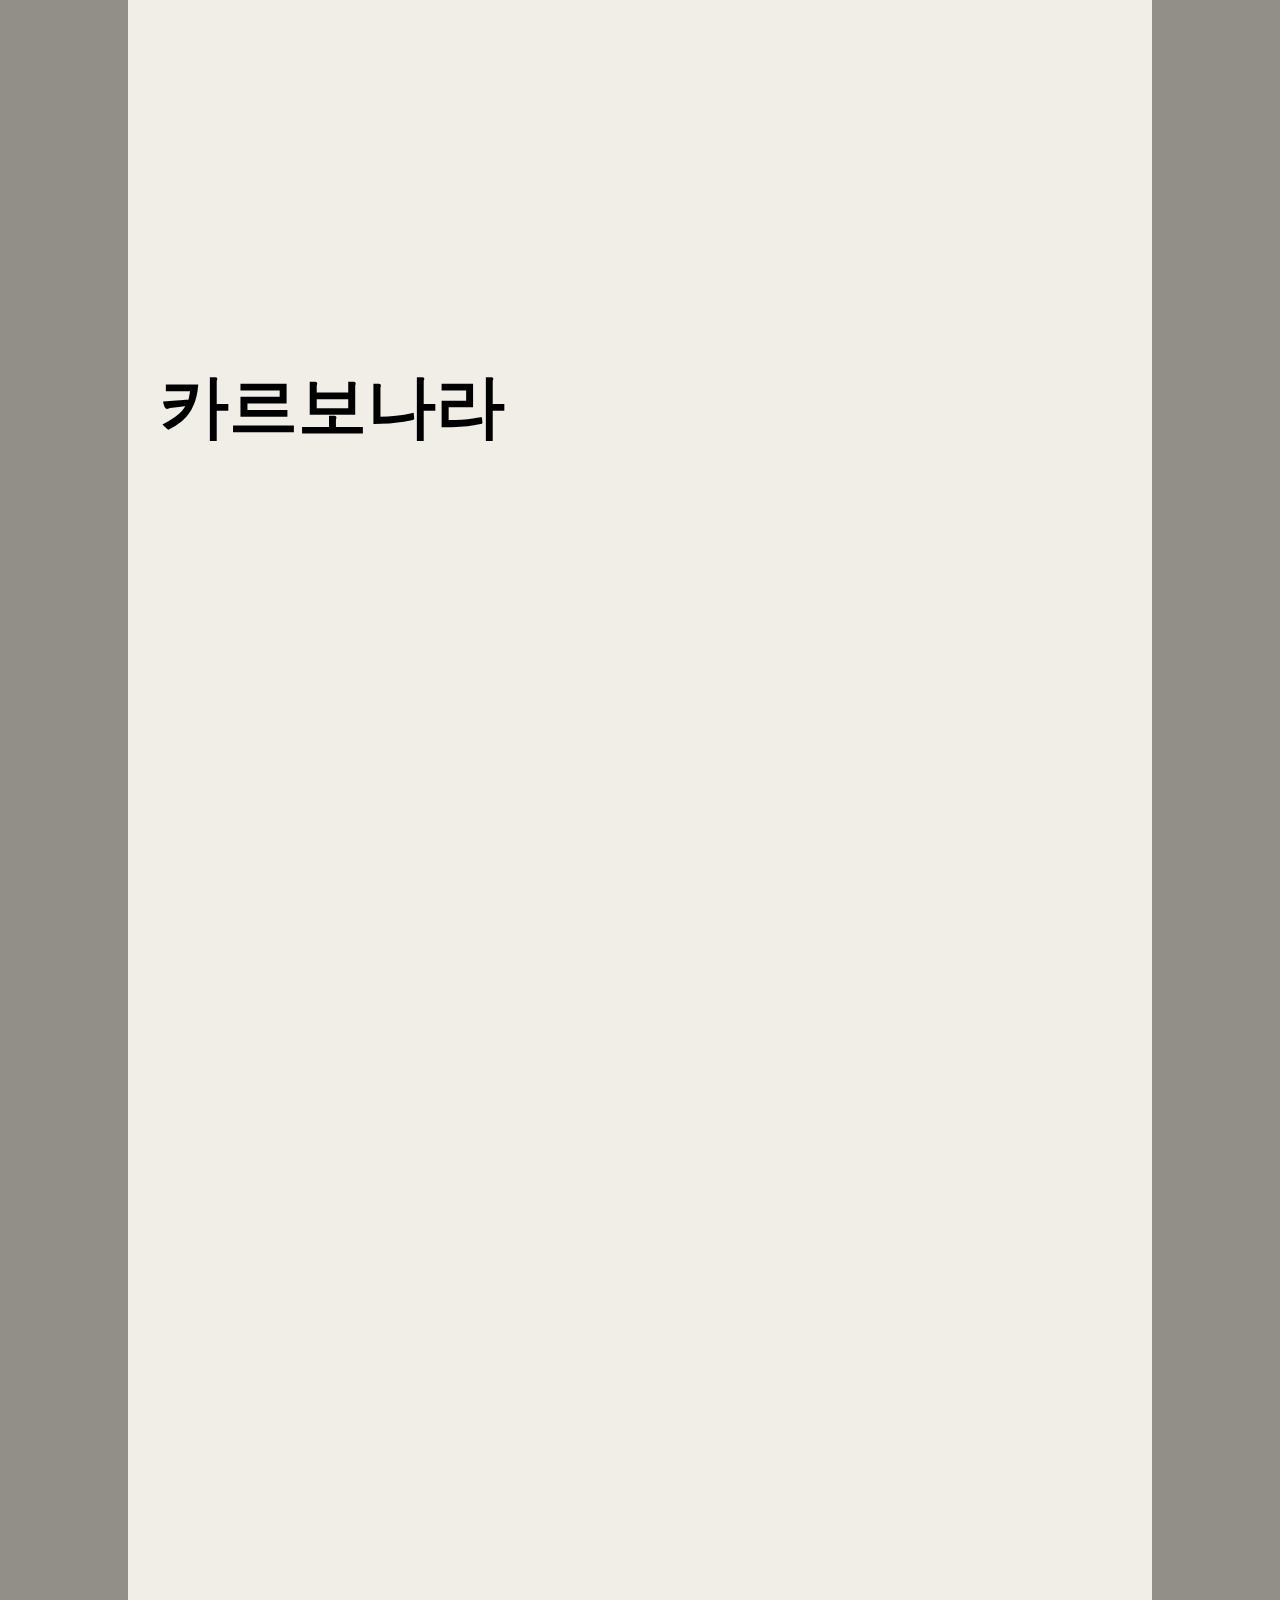
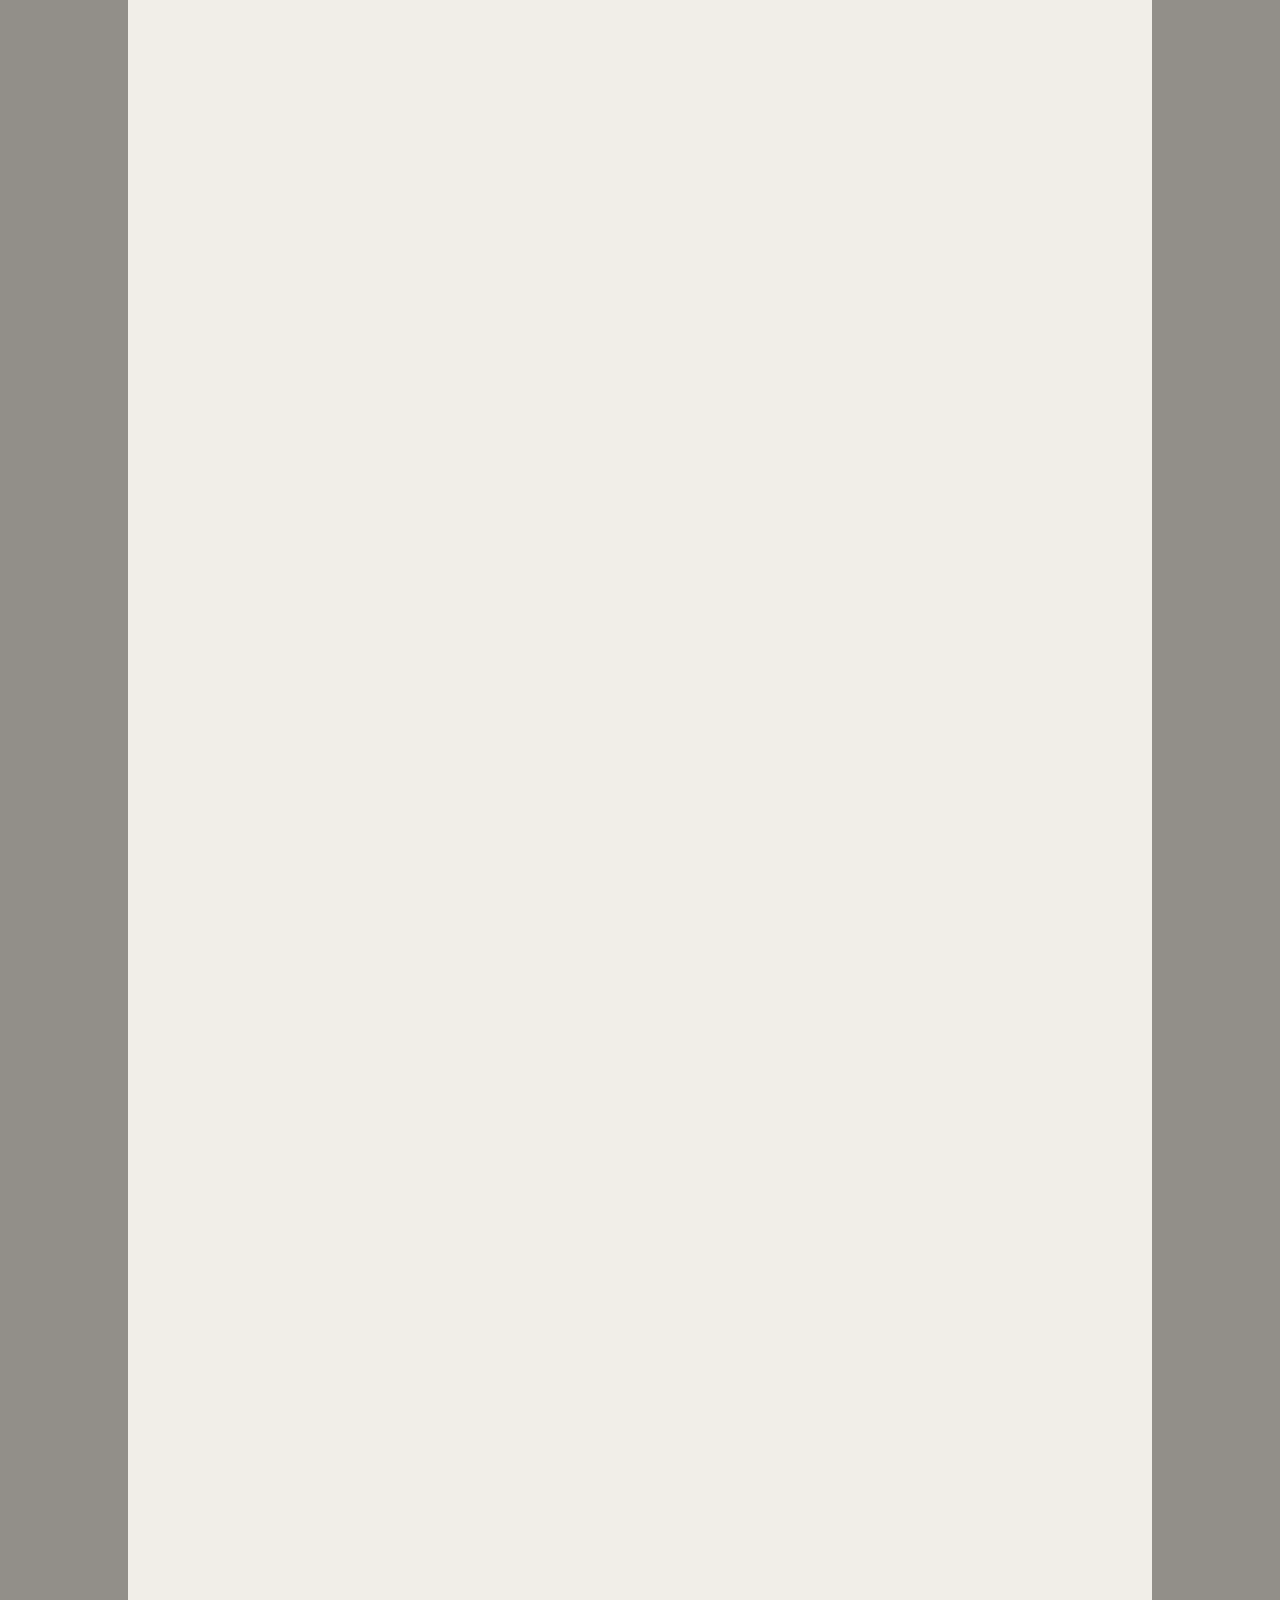
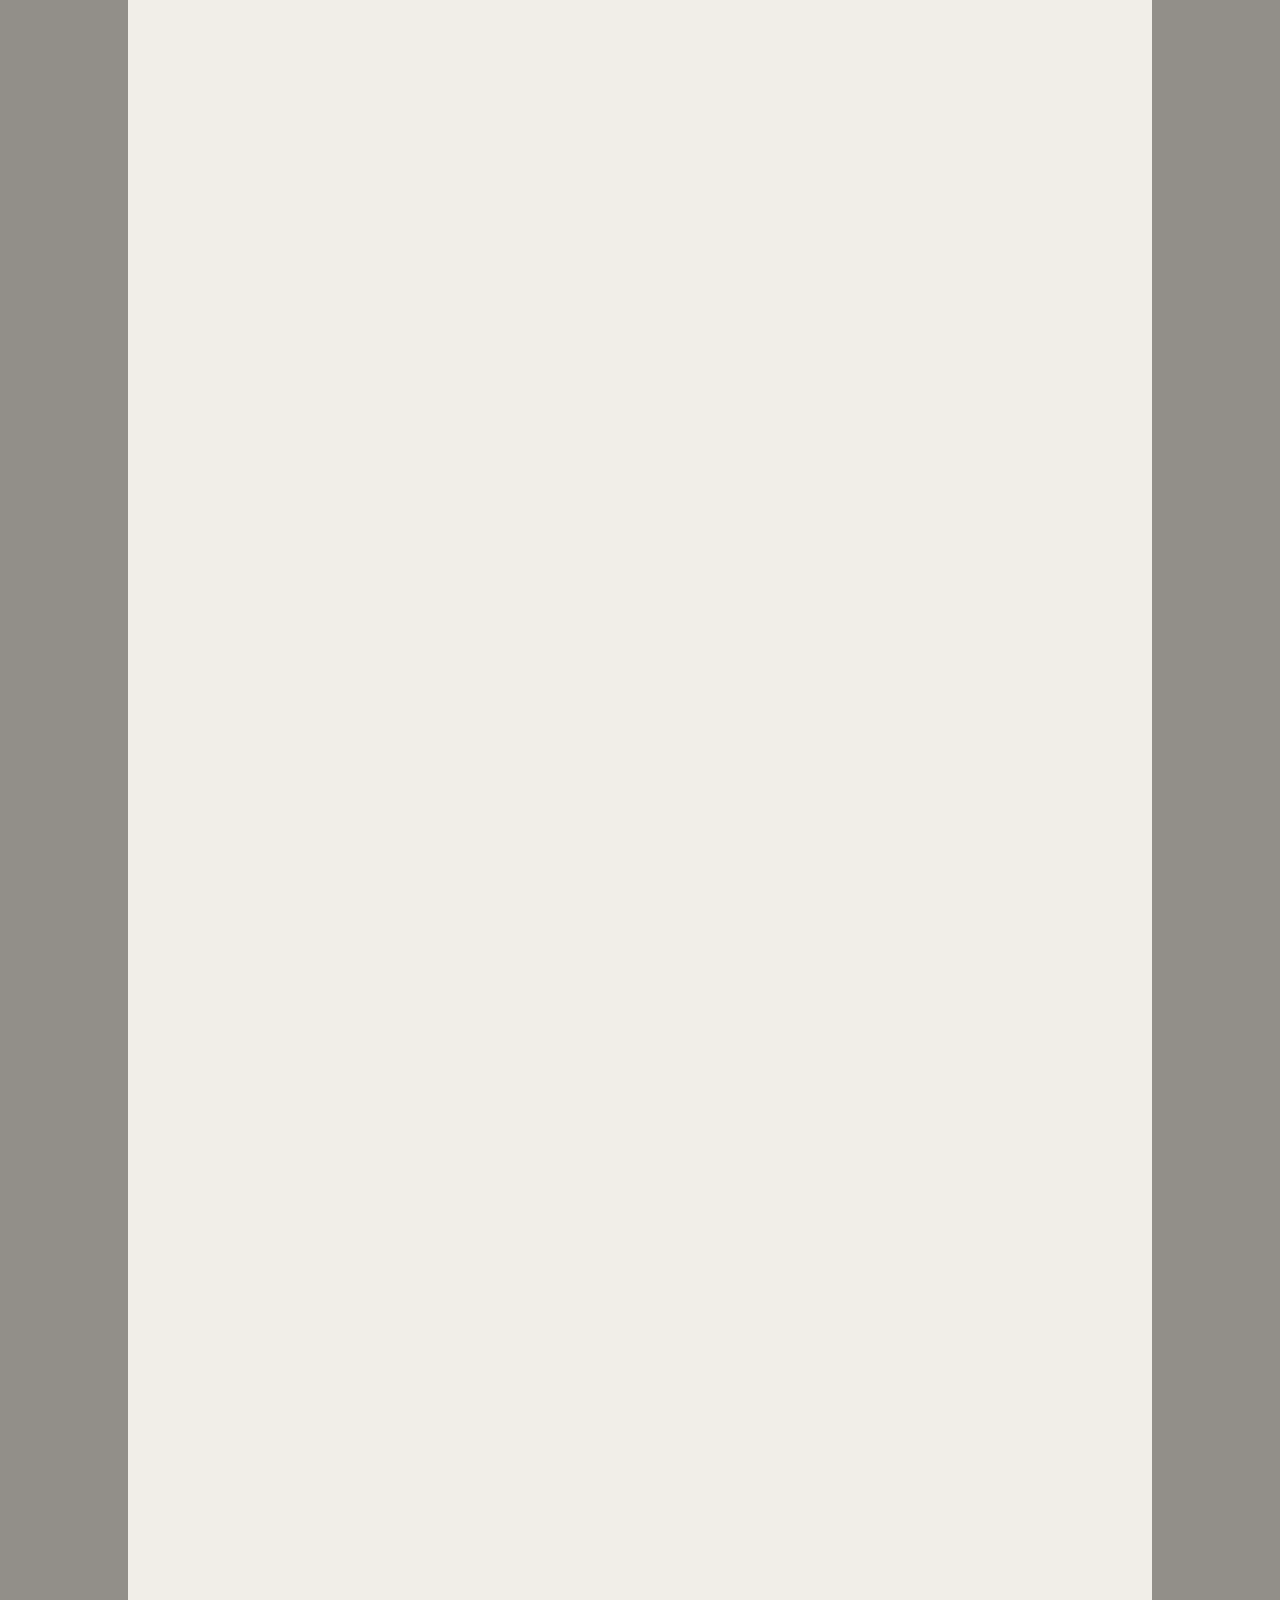
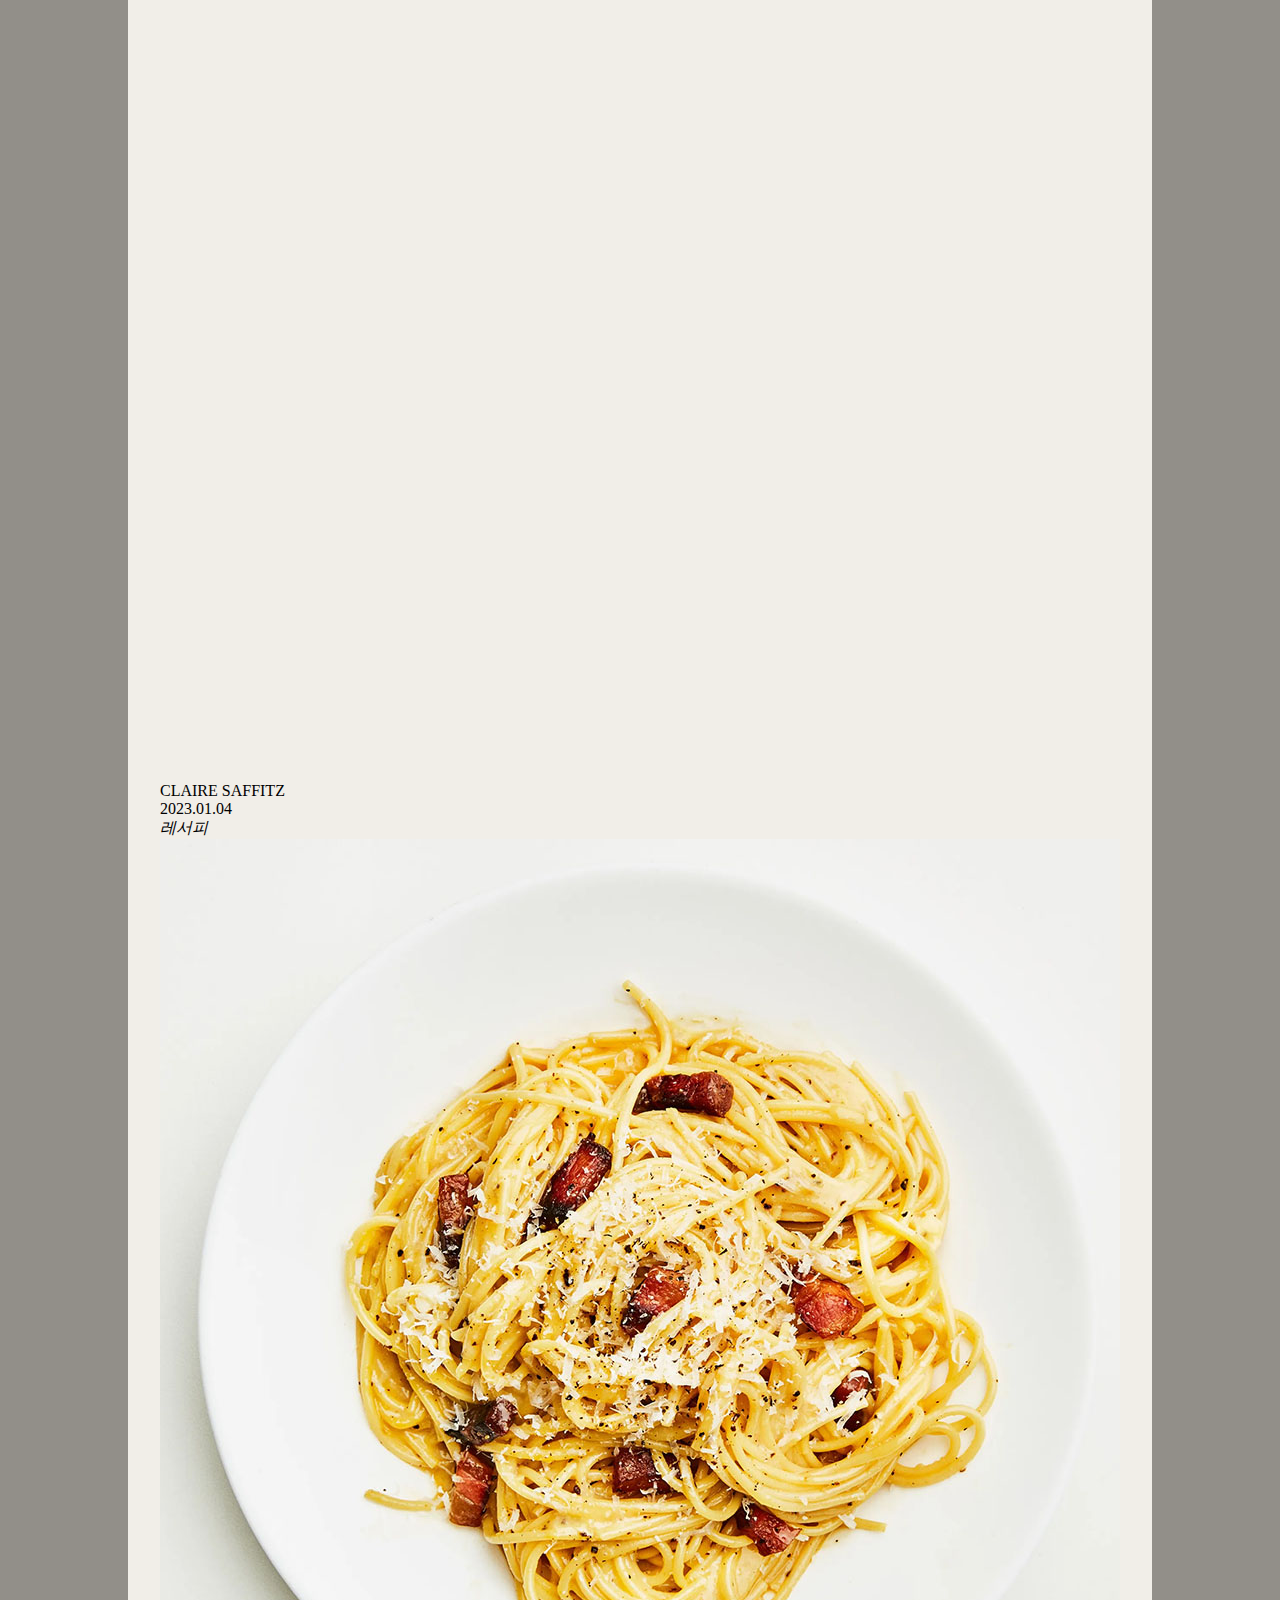
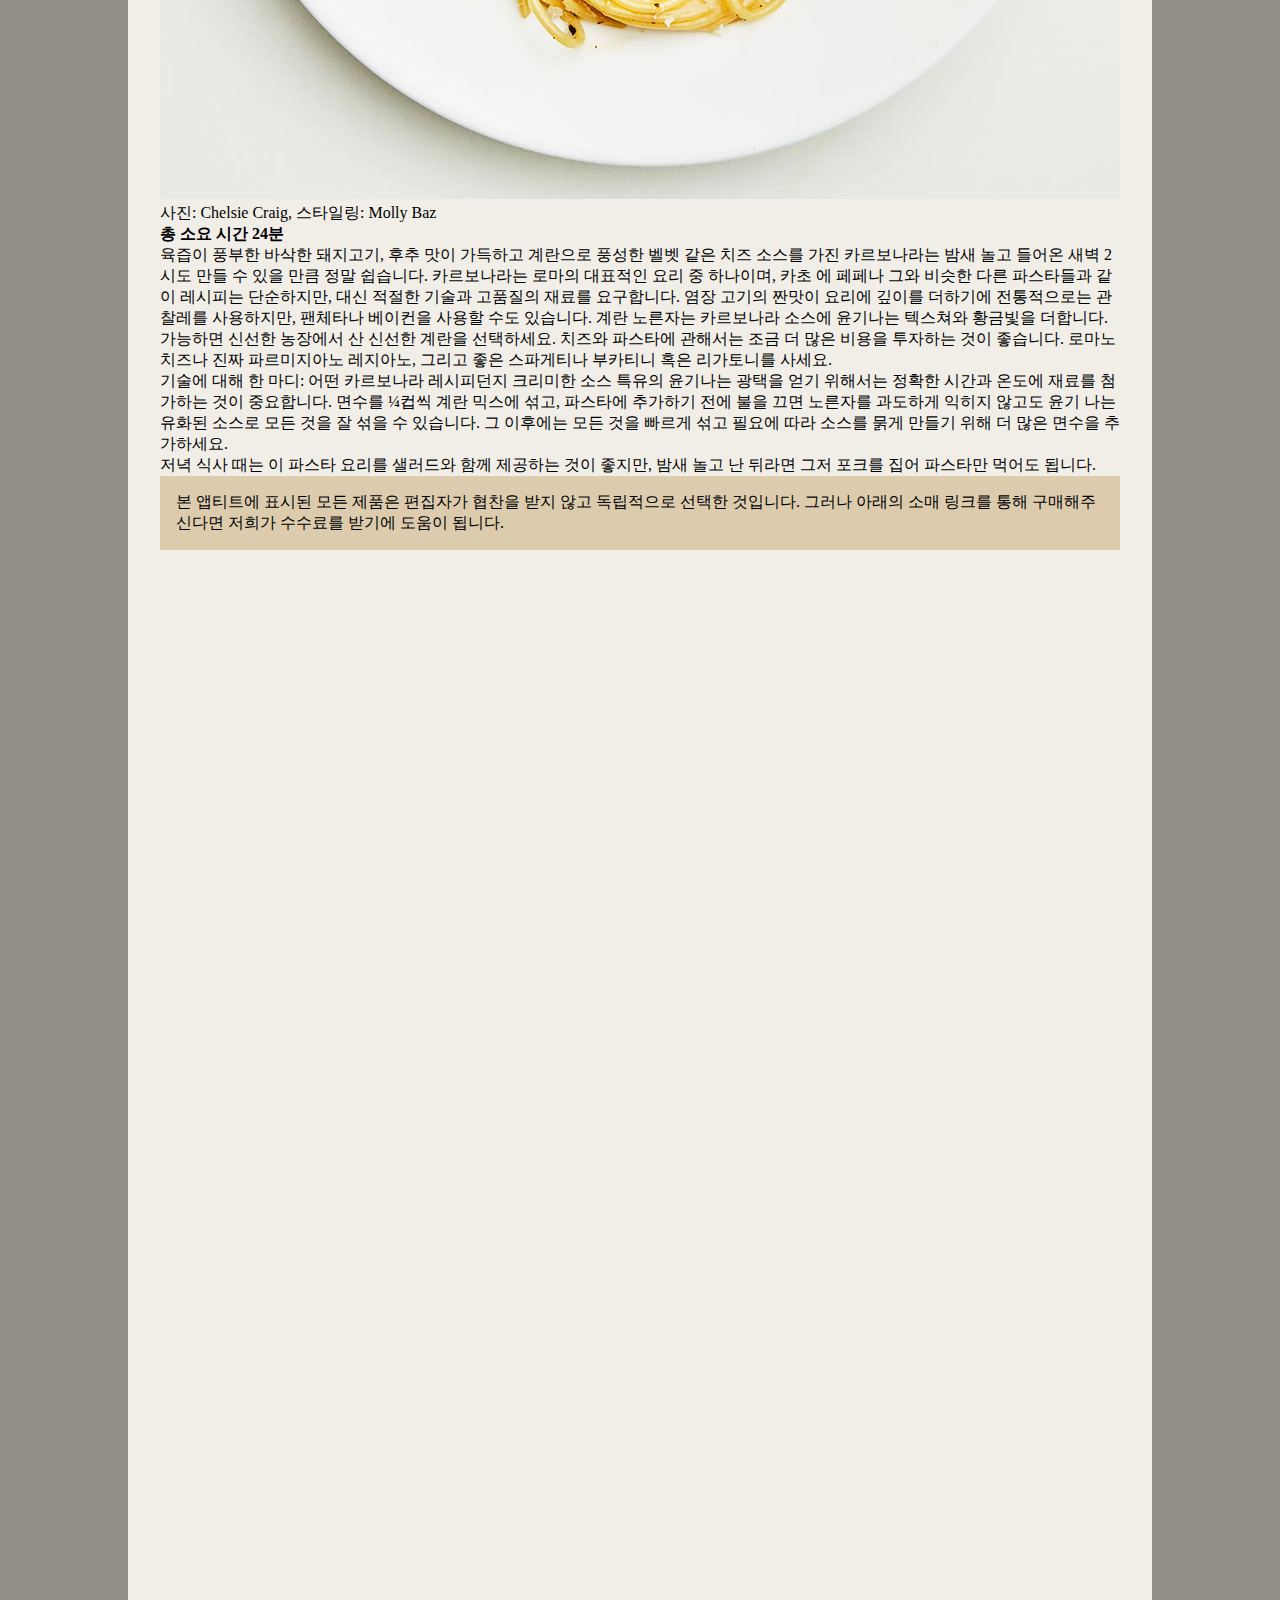
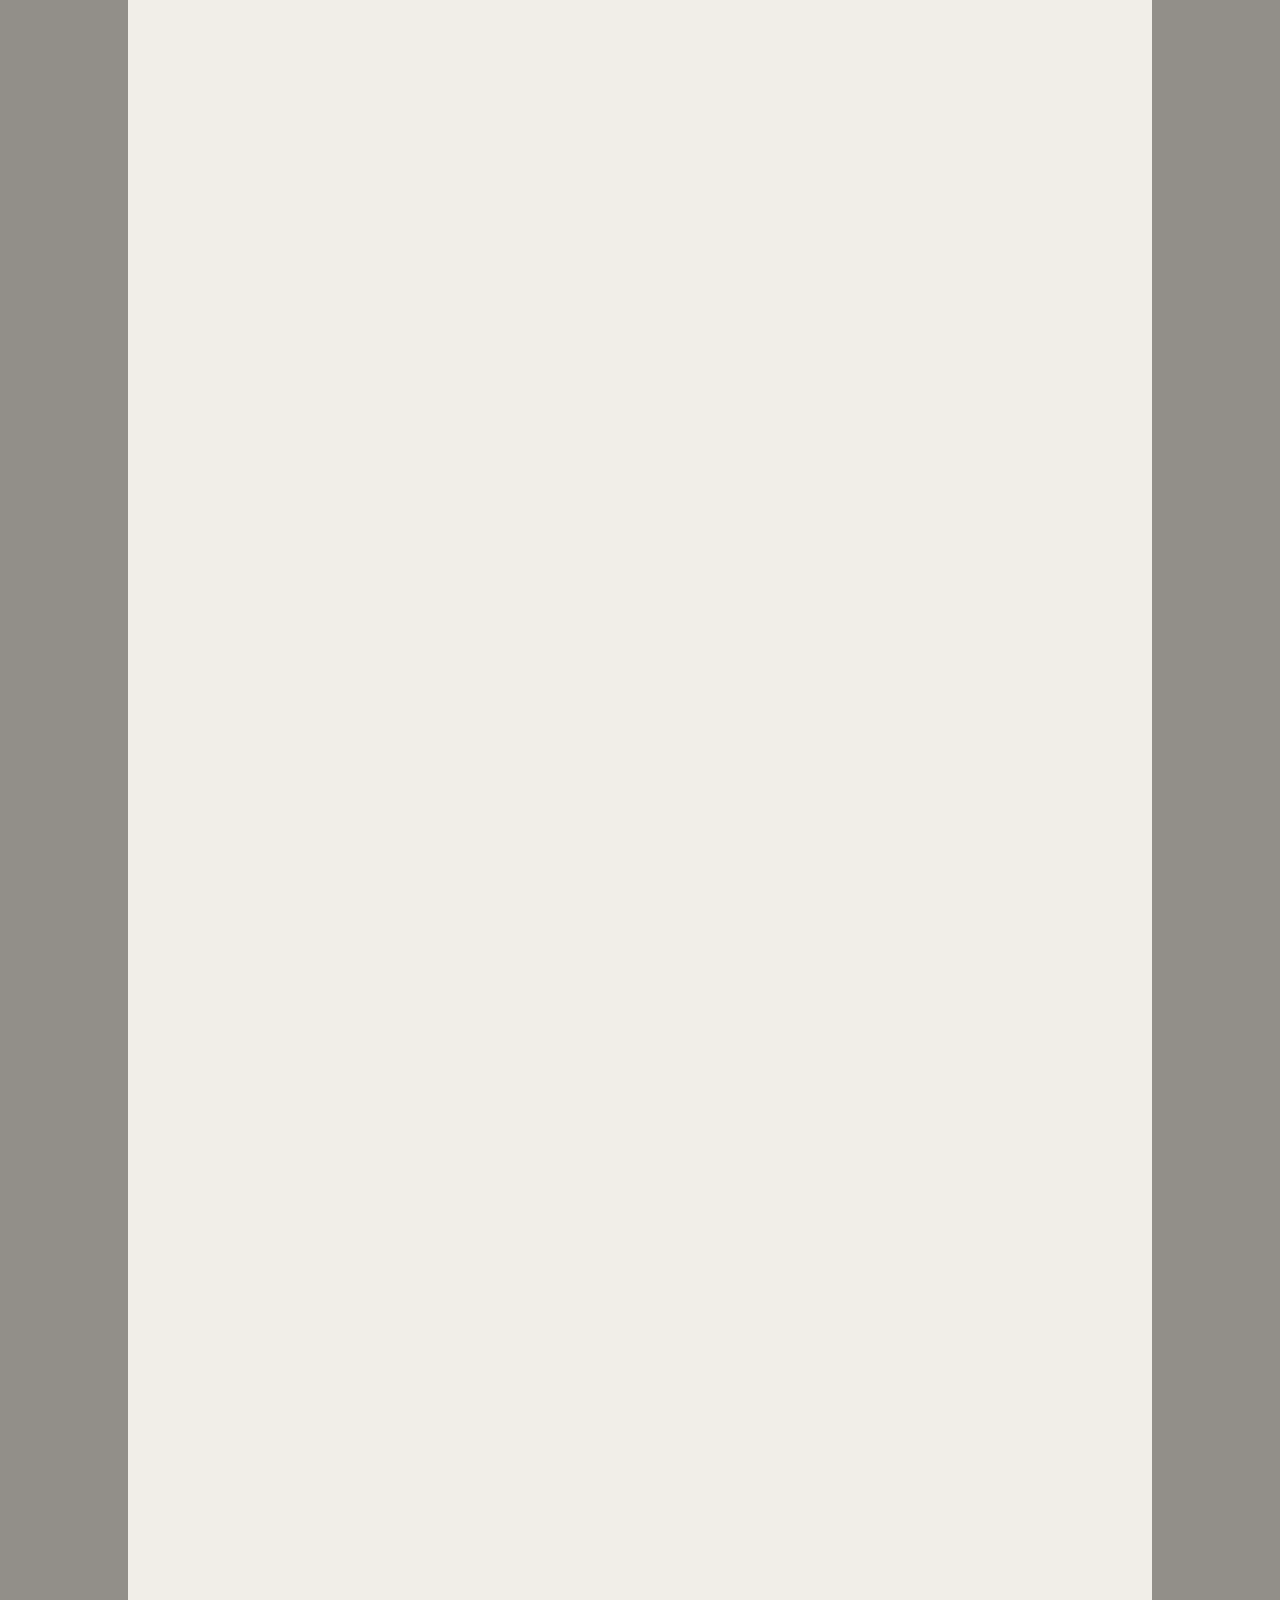
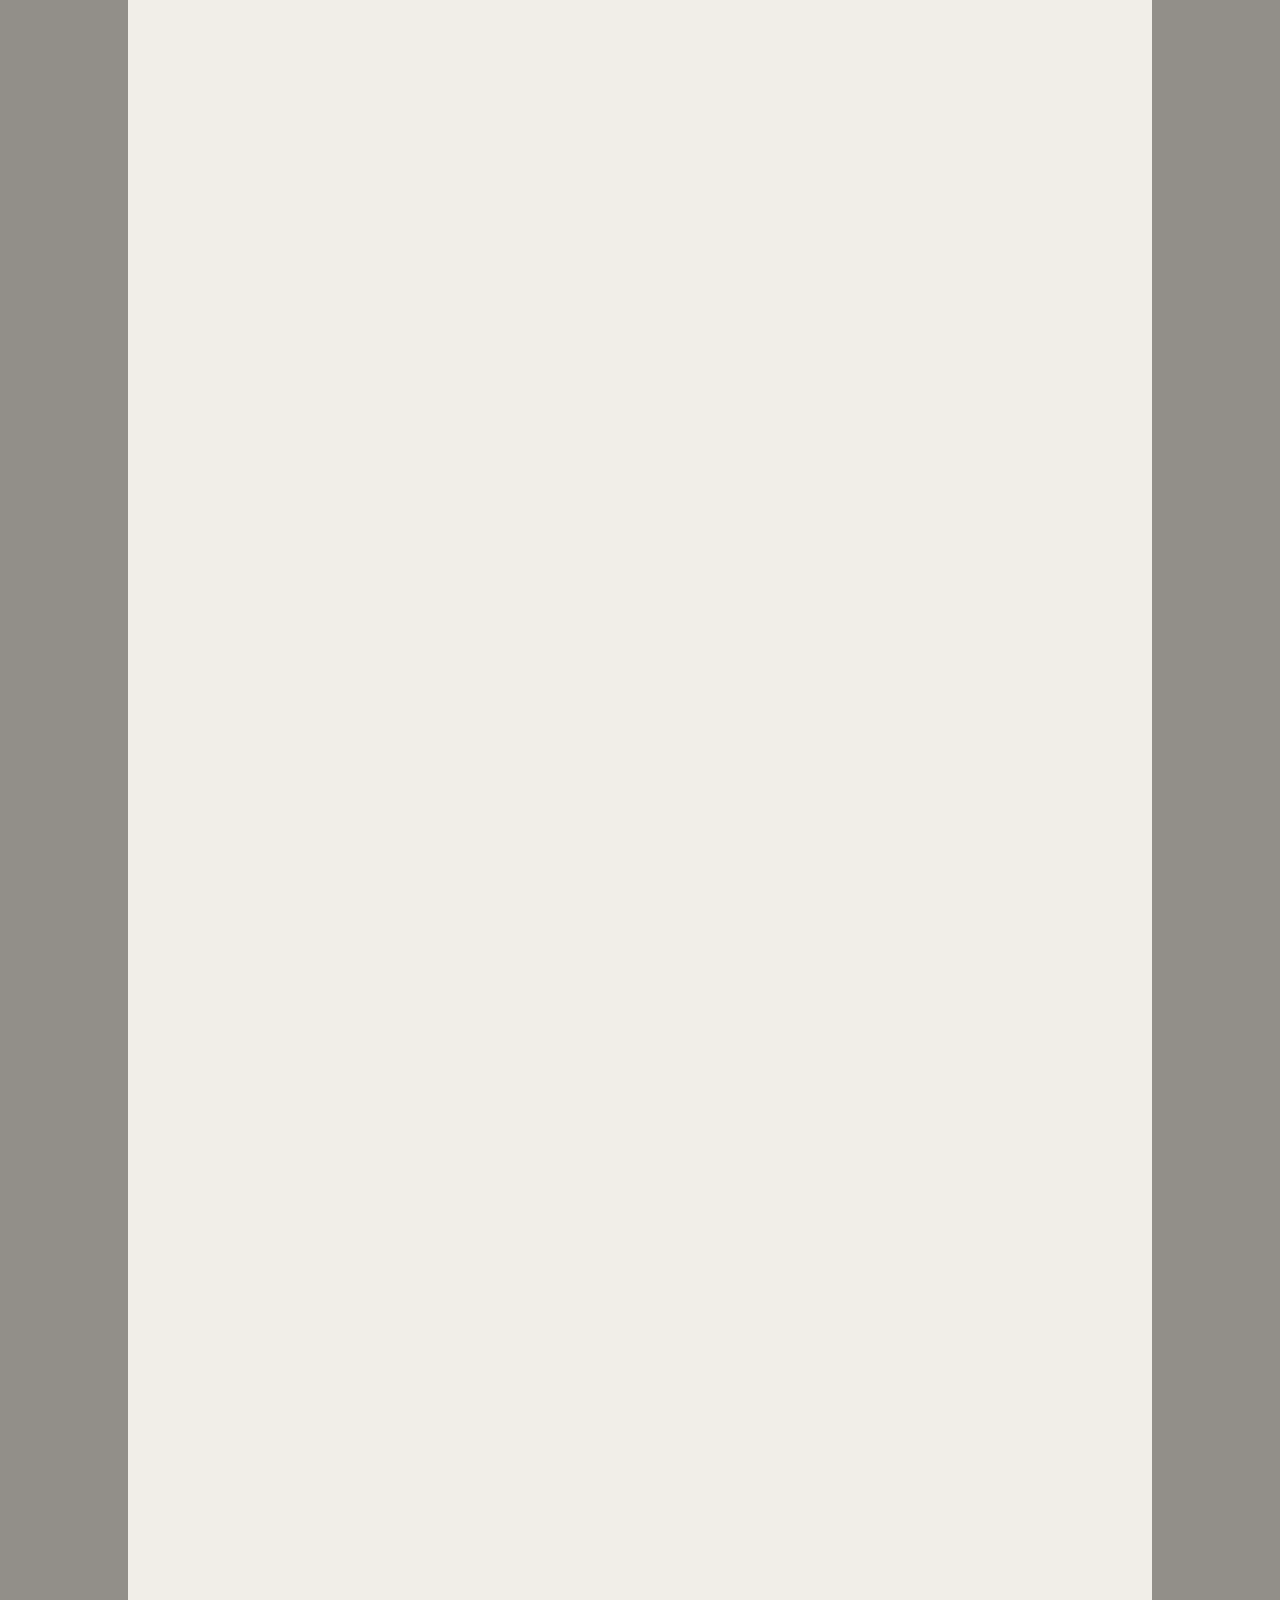
<file: src/w4/assignment.html>
<!DOCTYPE html>
<html lang="ko">
  <head>
    <meta charset="UTF-8" />
    <meta name="viewport" content="width=device-width, initial-scale=1.0" />
    <title>Pasta Carbonara</title>
    <link
      href="//spoqa.github.io/spoqa-han-sans/css/SpoqaHanSansNeo.css"
      rel="stylesheet"
      type="text/css"
    />
    <style>
      *,
      *::before,
      *::after {
        box-sizing: border-box;
        font-family: "Spoqa Han Sans Neo", "sans-serif";
        margin: 0;
        padding: 0;
      }

      body {
        background-color: #928f89;
      }

      .container {
        max-width: 64rem;
        background-color: #f1eee8;
        margin-inline: auto;
        padding: 2rem;
      }

      img {
        max-width: 100%;
      }

      .callout {
        background-color: #dcccad;
        padding: 1rem;
      }
    </style>
  </head>
  <style>
    h1 {
      font-size: 4.3125rem;
      font-weight: 700;
      line-height: 150;
    }
    h2 {
      font-size: 4.3125rem;
      font-weight: 700;
      line-height: 150;
    }
    h3 {
      font-size: 1.4355rem;
      font-weight: 700;
      line-height: 150;
    }
    .section {
      margin-block: 48px;
    }
    margin
  </style>
  <body>
    <div class="container">
      <h1>카르보나라</h1>
      <p><stong>CLAIRE SAFFITZ</stong></p>
      <p>2023.01.04</p>
      <p><em>레서피</em></p>
      <figure>
        <img
          src="../../assets/pasta-carbonara.jpg"
          alt="흰 접시 위에 담긴 카르보나라 파스타 관찰레가 같이 버무려져있다"
        />
      </figure>
      <p>사진: Chelsie Craig, 스타일링: Molly Baz</p>
      <p><strong>총 소요 시간 24분</strong></p>
      <p>
        육즙이 풍부한 바삭한 돼지고기, 후추 맛이 가득하고 계란으로 풍성한 벨벳
        같은 치즈 소스를 가진 카르보나라는 밤새 놀고 들어온 새벽 2시도 만들 수
        있을 만큼 정말 쉽습니다. 카르보나라는 로마의 대표적인 요리 중 하나이며,
        카초 에 페페나 그와 비슷한 다른 파스타들과 같이 레시피는 단순하지만,
        대신 적절한 기술과 고품질의 재료를 요구합니다. 염장 고기의 짠맛이 요리에
        깊이를 더하기에 전통적으로는 관찰레를 사용하지만, 팬체타나 베이컨을
        사용할 수도 있습니다. 계란 노른자는 카르보나라 소스에 윤기나는 텍스쳐와
        황금빛을 더합니다. 가능하면 신선한 농장에서 산 신선한 계란을 선택하세요.
        치즈와 파스타에 관해서는 조금 더 많은 비용을 투자하는 것이 좋습니다.
        로마노 치즈나 진짜 파르미지아노 레지아노, 그리고 좋은 스파게티나
        부카티니 혹은 리가토니를 사세요.
      </p>
      <p>
        기술에 대해 한 마디: 어떤 카르보나라 레시피던지 크리미한 소스 특유의
        윤기나는 광택을 얻기 위해서는 정확한 시간과 온도에 재료를 첨가하는 것이
        중요합니다. 면수를 ¼컵씩 계란 믹스에 섞고, 파스타에 추가하기 전에 불을
        끄면 노른자를 과도하게 익히지 않고도 윤기 나는 유화된 소스로 모든 것을
        잘 섞을 수 있습니다. 그 이후에는 모든 것을 빠르게 섞고 필요에 따라
        소스를 묽게 만들기 위해 더 많은 면수을 추가하세요.
      </p>
      <p>
        저녁 식사 때는 이 파스타 요리를 샐러드와 함께 제공하는 것이 좋지만, 밤새
        놀고 난 뒤라면 그저 포크를 집어 파스타만 먹어도 됩니다.
      </p>
      <p class="callout">
        본 앱티트에 표시된 모든 제품은 편집자가 협찬을 받지 않고 독립적으로
        선택한 것입니다. 그러나 아래의 소매 링크를 통해 구매해주신다면 저희가
        수수료를 받기에 도움이 됩니다.
      </p>
      <div class="section">
        <h2>재료</h2>
        <p>4인분기준</p>
        <table>
          <tr>
            <td>수량</td>
            <td>단위</td>
            <td>품목</td>
          </tr>
          <tr>
            <td>3</td>
            <td>Tbsp.</td>
            <td>코셔 소금</td>
          </tr>
          <tr>
            <td>4</td>
            <td>oz.</td>
            <td>
              관찰레(염장 돼지볼살) 혹은 판체타(이탈리안 베이컨) 혹은 베이컨
            </td>
          </tr>
          <tr>
            <td>2</td>
            <td>oz.</td>
            <td>파르마지아노 레지아노 혹은 페코리노 로마노</td>
          </tr>
          <tr>
            <td>4</td>
            <td></td>
            <td>대란 노른자</td>
          </tr>
          <tr>
            <td>2</td>
            <td></td>
            <td>대란</td>
          </tr>
          <tr>
            <td></td>
            <td></td>
            <td>막 간 후추</td>
          </tr>
          <tr>
            <td>2</td>
            <td>Tbsp.</td>
            <td>엑스트라 버진 올리브 오일</td>
          </tr>
          <tr>
            <td>1</td>
            <td>lb.</td>
            <td>스파게티 혹은 부카티니 혹은 리가토니</td>
          </tr>
        </table>
      </div>
      <div class="section">
        <h2>준비</h2>
        <h3>단계 1</h3>
        <p>
          큰 냄비에
          <em>5.5qt.의 물</em>
          을 센 불로 가열하세요. 김이 올라오기 시작하면
          <em>소금 3큰술</em>
          을 넣고 뚜껑을 덮어주세요 (이렇게 하면 물이 빨리 끓습니다).
        </p>
        <h3>단계 2</h3>
        <p>
          물이 끓기 전에 다른 준비를 해주세요.
          <em>관찰레 4oz.</em>
          를 약 1x¼" 정도 크기로 잘라주세요.
          <em>치즈 2oz.</em>
          를 곱게 갈아서 ¼ 분량은 나중을 위해 따로 떼어두세요.
        </p>
        <h3>단계 3</h3>
        <p>
          중간 크기의 그릇에
          <em>계란 6개 중 4개는 노른자만, 나머지 2개는 흰자도 같이</em>
          휘핑해줍니다. 노른자들과 흰자가 하나가 될 때까지 휘핑한 후 (나중을
          위해 떼어둔 분량을 제외한) 갈아놓은 치즈를 넣어주세요. 후추를 적당히
          갈아 넣고 한 켠에 보관해주세요.
        </p>
        <h3>단계 4</h3>
        <p>
          냄비 옆에서 주물팬 등 두꺼운 팬에
          <em>기름 2큰술</em>
          을 중간 불로 가열해주세요. 관찰레를 넣고 가장자리가 바삭해질 때까지
          가끔 뒤적이며 약 7-10분간 조리해주세요.
        </p>
        <h3>단계 5</h3>
        <p>
          관찰레를 조리하던 팬의 불을 끄세요. 관찰레를 건져서 작은 그릇에
          옮겨주세요. 관찰레에서 나온 기름은 내열 계량컵에 붓고, 팬에 다시 약
          3큰술을 넣어주세요. 남은 기름은 버려주세요.
        </p>
        <h3>단계 6</h3>
        <p>
          <em>파스타 1lb.</em>
          를 끓는 물에 넣고 가끔 저어주며, 포장에 적힌 시간보다 2분 더 짧게
          조리해주세요. 파스타가 거의 익을 때면, 내열 계량컵으로 면수 1¾컵을
          떠서 가져오세요.
        </p>
        <h3>단계 7</h3>
        <p>
          팬에 떠놓은 면수 중 1컵을 붓고 넣고 중간 불로 끓이세요. 콜랜더로
          파스타를 떠서 팬에 옮겨주세요.
        </p>
        <h3>단계 8</h3>
        <p>
          파스타를 계속 휘저어가며, 물이 대략 절반 정도 줄어들고, 면이 알단테가
          될때까지 약 2분간 조리하세요. 팬을 레인지에서 꺼내세요.
        </p>
        <h3>단계 9</h3>
        <p>
          면수 ¼컵을 계란믹스에 부어 휘젓고, 아주 천천히 팬에 흘려 넣으면서 계속
          저어주세요. 치즈가 녹고 계란이 윤기가는 소스를 형성할 때까지 계속
          저어주세요. 필요하면 소금을 넣어 간을 조절하세요. 소스를 흐르는 크림과
          비슷한 농도로 만들기 위해 남은 면수 ½컵을 젓어 넣어주세요 (아마도 모두
          사용하지는 않을 것입니다).
        </p>
        <h3>단계 10</h3>
        <p>
          관찰레를 섞어서 파스타를 그릇에 나누어주세요. 후추와 따로 떼어둔
          치즈가루로 꾸며주세요.
        </p>
      </div>
      <p class="callout">
        편집자의 참고 사항: 이 레시피는 원래 2018년 1월호에 게재되었습니다. 더
        많은 최고의 파스타 레시피를 확인하려면 여기를 참조하세요.
      </p>
    </div>
  </body>
</html>
</file>
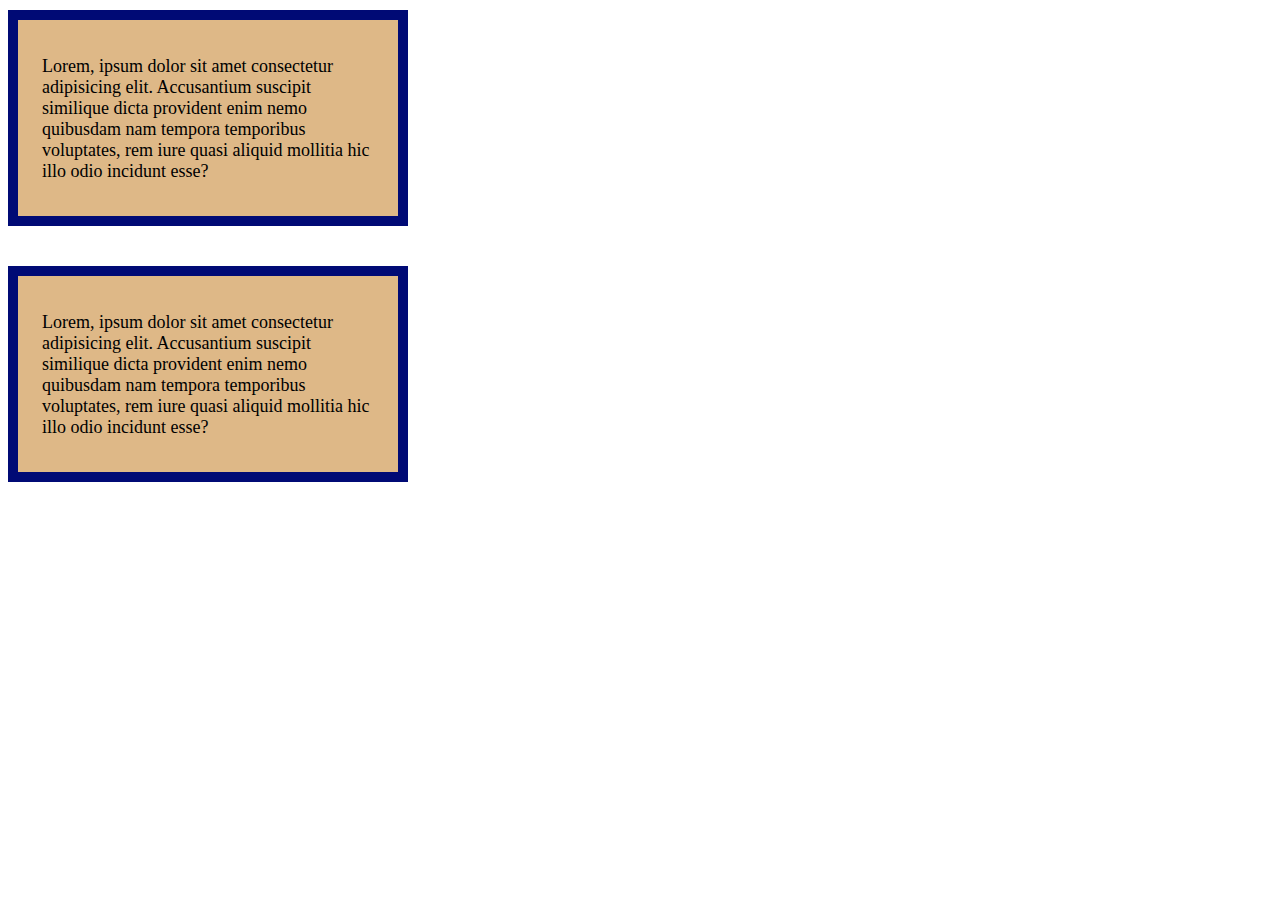
<file: src/w4/w4-2index.html>
<!DOCTYPE html>
<html lang="ko">
  <head>
    <meta charset="UTF-8" />
    <meta name="viewport" content="width=device-width, initial-scale=1.0" />
    <title>4주차 두 번째</title>
    <style>
      * {
        box-sizing: border-box;
      }
      div {
        font-size: 18px;
        background-color: burlywood;
        margin-block: 10px 40px;
        padding-inline: 24px;
        padding-block: 36px 34px;
        border: 10px solid #000a75;
        width: 400px;
      }

      .border-box {
        box-sizing: border-box;
      }
    </style>
  </head>
  <body>
    <div>
      Lorem, ipsum dolor sit amet consectetur adipisicing elit. Accusantium
      suscipit similique dicta provident enim nemo quibusdam nam tempora
      temporibus voluptates, rem iure quasi aliquid mollitia hic illo odio
      incidunt esse?
    </div>
    <div class="border-box">
      Lorem, ipsum dolor sit amet consectetur adipisicing elit. Accusantium
      suscipit similique dicta provident enim nemo quibusdam nam tempora
      temporibus voluptates, rem iure quasi aliquid mollitia hic illo odio
      incidunt esse?
    </div>
  </body>
</html>
</file>
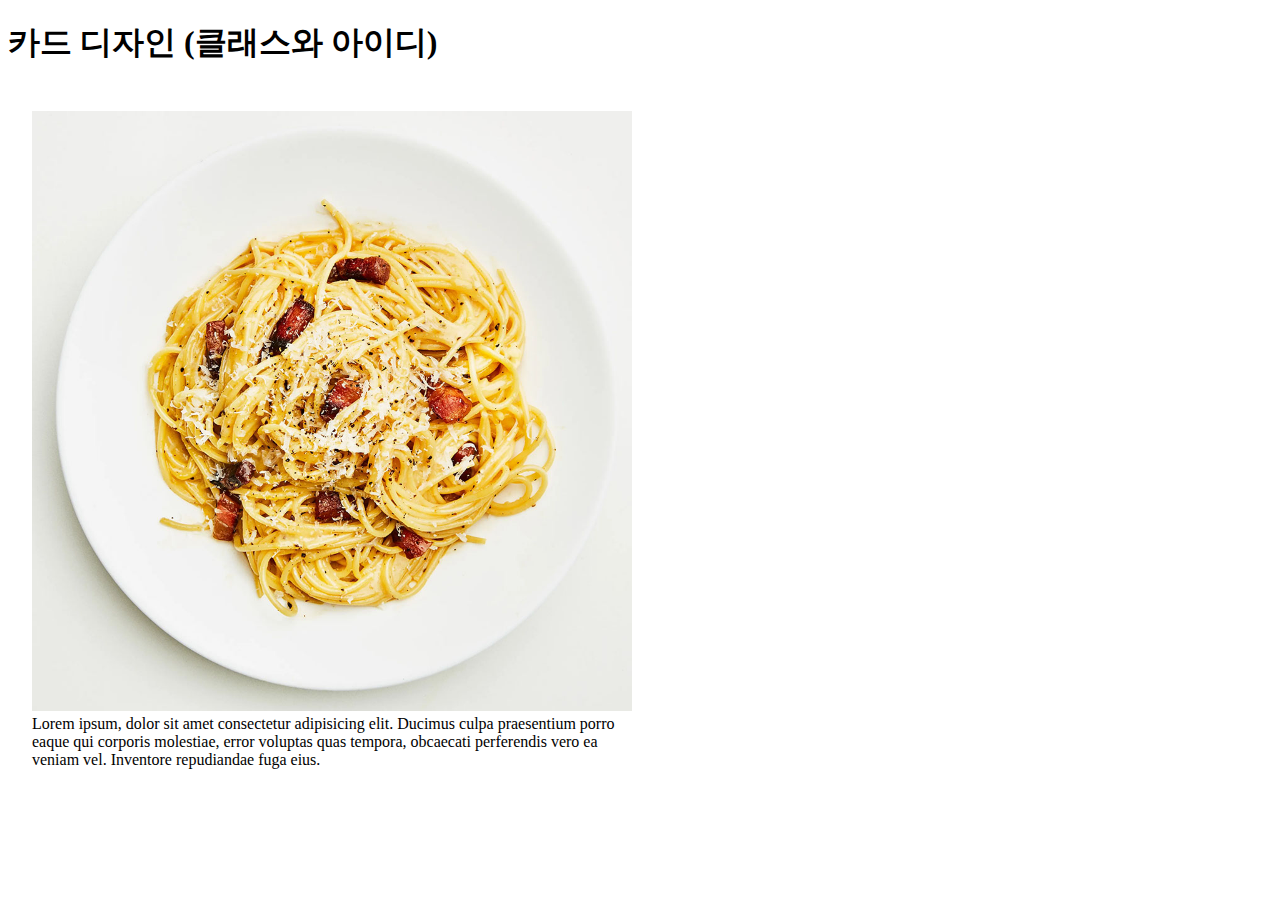
<file: src/w5/card/card.html>
<!DOCTYPE html>
<html lang="ko">
  <head>
    <meta charset="UTF-8" />
    <meta name="viewport" content="width=device-width, initial-scale=1.0" />
    <title>카드 디자인 (클래스와 아이디)</title>
    <link rel="stylesheet" href="./style/card.css">
  </head>
  <body>
    <h1>카드 디자인 (클래스와 아이디)</h1>
    <div class="card">
      <div class="card__top">
    </div>
    <img class="card__img" src="../../../assets/pasta-carbonara.jpg"/>
    <div class="card__bottom"></div>
        <div class="card__title"></div>
        <div class="card__subtitle"></div>
        <div class="card__p"></div>
        Lorem ipsum, dolor sit amet consectetur adipisicing elit. Ducimus culpa praesentium porro eaque qui corporis molestiae, error voluptas quas tempora, obcaecati perferendis vero ea veniam vel. Inventore repudiandae fuga eius.
      </div>
    </div>
  </body>
</html>
</file>
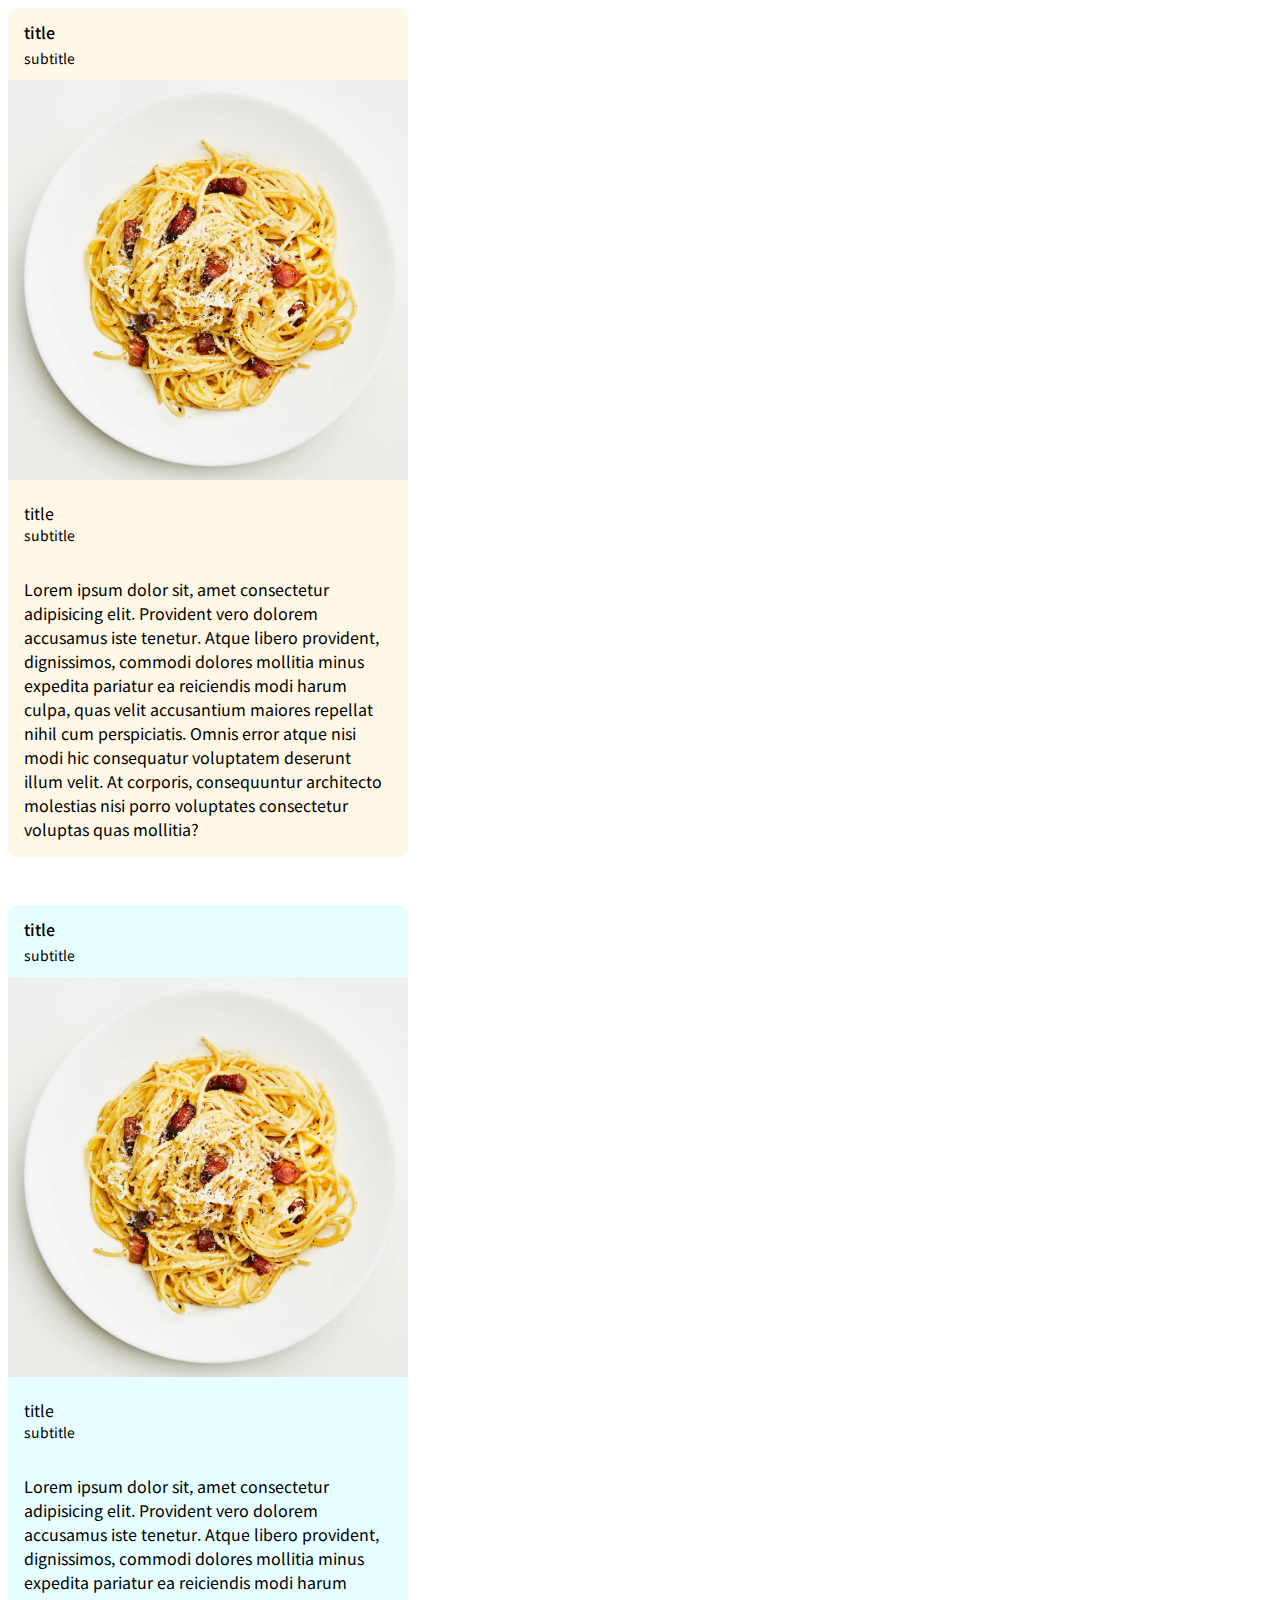
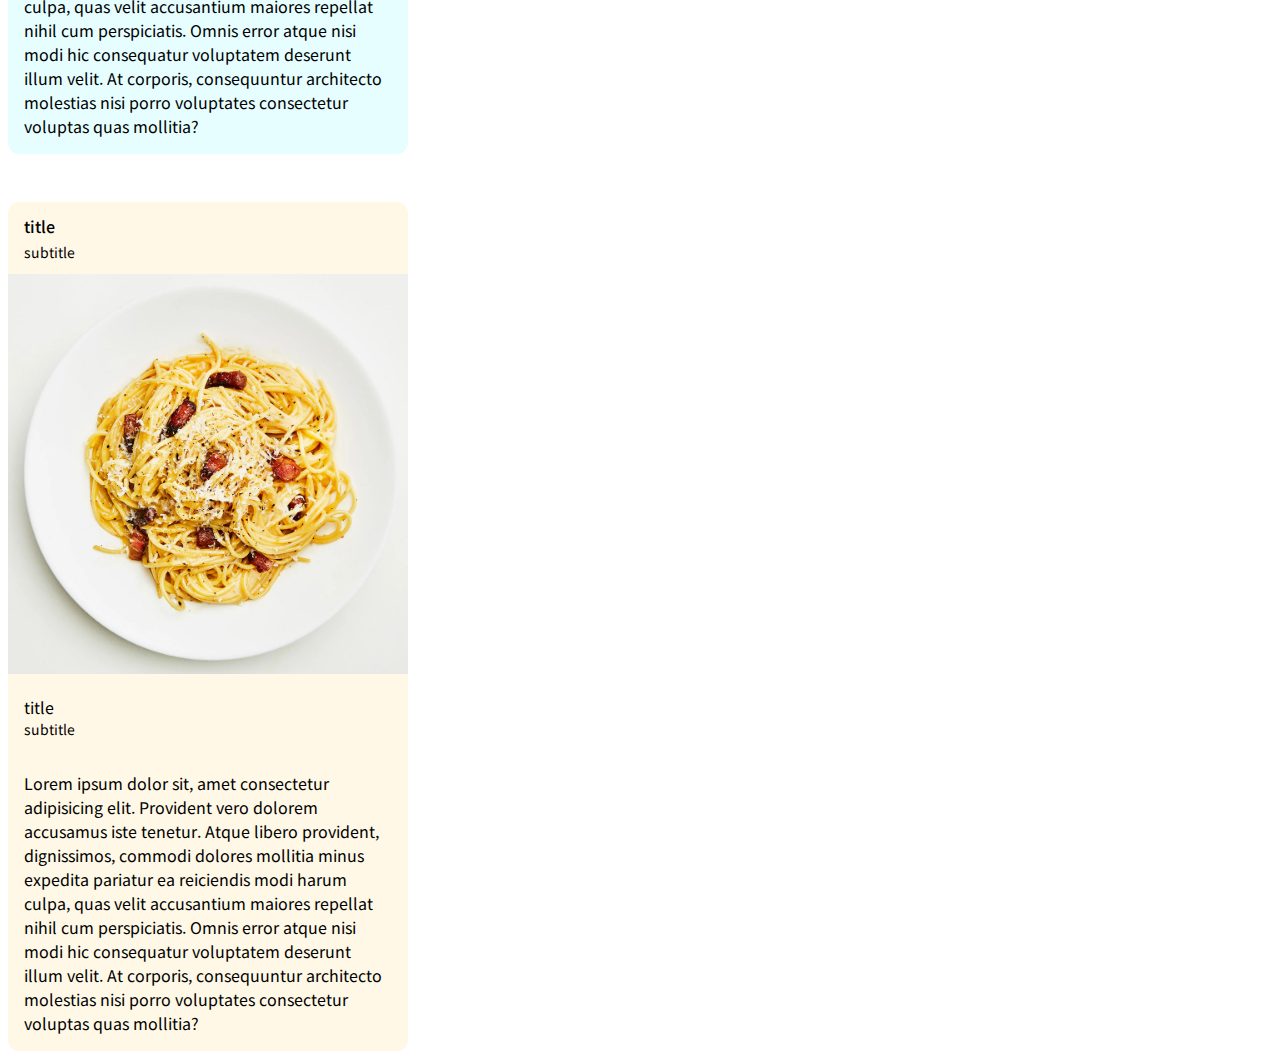
<file: src/w6/card/card.html>
<!DOCTYPE html>
<html lang="ko">
  <head>
    <meta charset="UTF-8" />
    <meta name="viewport" content="width=device-width, initial-scale=1.0" />
    <title>a card design: the beginning of selector</title>
    <link rel="stylesheet" href="./style/card.css" />
  </head>
  <body>
    <div class="card">
      <div class="card__top">
        <div class="card__title">title</div>
        <div class="card__subtitle">subtitle</div>
      </div>
      <img class="card__img" src="../../../../assets/pasta-carbonara.jpg" />
      <div class="card__bottom">
        <div class="card__title">title</div>
        <div class="card__subtitle">subtitle</div>
        <div class="card__p">
          Lorem ipsum dolor sit, amet consectetur adipisicing elit. Provident
          vero dolorem accusamus iste tenetur. Atque libero provident,
          dignissimos, commodi dolores mollitia minus expedita pariatur ea
          reiciendis modi harum culpa, quas velit accusantium maiores repellat
          nihil cum perspiciatis. Omnis error atque nisi modi hic consequatur
          voluptatem deserunt illum velit. At corporis, consequuntur architecto
          molestias nisi porro voluptates consectetur voluptas quas mollitia?
        </div>
      </div>
    </div>
    <div class="card card--color-blue">
      <div class="card__top">
        <div class="card__title">title</div>
        <div class="card__subtitle">subtitle</div>
      </div>
      <img class="card__img" src="../../../../assets/pasta-carbonara.jpg" />
      <div class="card__bottom">
        <div class="card__title">title</div>
        <div class="card__subtitle">subtitle</div>
        <div class="card__p">
          Lorem ipsum dolor sit, amet consectetur adipisicing elit. Provident
          vero dolorem accusamus iste tenetur. Atque libero provident,
          dignissimos, commodi dolores mollitia minus expedita pariatur ea
          reiciendis modi harum culpa, quas velit accusantium maiores repellat
          nihil cum perspiciatis. Omnis error atque nisi modi hic consequatur
          voluptatem deserunt illum velit. At corporis, consequuntur architecto
          molestias nisi porro voluptates consectetur voluptas quas mollitia?
        </div>
      </div>
    </div>
    <div class="card">
      <div class="card__top">
        <div class="card__title">title</div>
        <div class="card__subtitle">subtitle</div>
      </div>
      <img class="card__img" src="../../../../assets/pasta-carbonara.jpg" />
      <div class="card__bottom">
        <div class="card__title">title</div>
        <div class="card__subtitle">subtitle</div>
        <div class="card__p">
          Lorem ipsum dolor sit, amet consectetur adipisicing elit. Provident
          vero dolorem accusamus iste tenetur. Atque libero provident,
          dignissimos, commodi dolores mollitia minus expedita pariatur ea
          reiciendis modi harum culpa, quas velit accusantium maiores repellat
          nihil cum perspiciatis. Omnis error atque nisi modi hic consequatur
          voluptatem deserunt illum velit. At corporis, consequuntur architecto
          molestias nisi porro voluptates consectetur voluptas quas mollitia?
        </div>
      </div>
    </div>
  </body>
</html>
</file>
<file: src/w7/style/style.css>
* {
  box-sizing: border-box;
}

body {
  margin: 0;
  font-size: 1.125rem;
}

h1,
h2 {
  text-align: center;
}

.container {
  max-width: 800px;
  margin-inline: auto;
  background-color: oklch(90% 0 0);
  padding-inline: 2.5rem;
}

.container > div {
  padding: 1rem;
}

.container > div:nth-child(1) {
  background-color: oklch(90% 0.05 0);
  border: 1px dotted oklch(40% 0.05 0);
  color: oklch(20% 0.05 0);
}
.container > div:nth-child(2) {
  background-color: oklch(90% 0.05 40);
  border: 1px dotted oklch(40% 0.05 40);
  color: oklch(20% 0.05 40);
}
.container > div:nth-child(3) {
  background-color: oklch(90% 0.05 80);
  border: 1px dotted oklch(40% 0.05 80);
  color: oklch(20% 0.05 80);
}
.container > div:nth-child(4) {
  background-color: oklch(90% 0.05 120);
  border: 1px dotted oklch(40% 0.05 120);
  color: oklch(20% 0.05 120);
}
.container > div:nth-child(5) {
  background-color: oklch(90% 0.05 160);
  border: 1px dotted oklch(40% 0.05 160);
  color: oklch(20% 0.05 160);
}

.flex-container {
  display: flex;
}

/* .flex-container > * { */
/* flex-grow: 1; */
/* } */
.flex-child-opt-1 {
  flex-grow: 1;
}

.flex-child-opt-2 {
  flex-basis: 0;
  flex-grow: 1;
}
.flex-container-opt-1 {
  gap: 1rem;
  column-gap: 1rem;
  row-gap: 1.5rem;
}
.flex-container-opt-2 {
  /*justify-content: left; */
  /*justify-content: right; */
  /*justify-content: center; */
  /* justify-content: spc space-evenly; */
  justify-content: spc space-around;
}

.flex-container-opt-3 {
  align-items: center;
}

.flex-container-opt-4 {
  gap: 1rem;
  justify-content: center;
  align-items: center;
}

.flex-container-opt-4 > * {
  width: 120px;
  flex-basis: ;
}
</file>
<file: src/w8/style/style.css>
* {
  box-sizing: border-box;
}

body {
  margin: 0;
  font-family: sans-serif;
  font-size: 1.25rem;
  line-height: 1.75rem;
}

.navigation {
  background-color: #000;
  color: #fff;
  padding-inline: 1.875rem;
  padding-block: 1.1875rem;
  &__container {
    width: 90%;
    margin-inline: auto;
    display: flex;
    justify-content: space-between;
  }
  &__menu-group {
    display: flex;
    align-items: center;
    &--left {
      gap: 0.8125rem;
    }
  }
  &__page-title {
    margin-top: 3px;
    padding-top: 3px;
    padding-left: 0.8125rem;
    line-height: 1.4375rem;
    border-left: 0.125rem solid #fff;
  }
  &__logo {
    height: 32px;
    aspect-ratio: 200 / 51;
  }
}
</file>
<file: src/w9/pos-relative/style/style.css>
@import url("https://fonts.googleapis.com/css2?family=IBM+Plex+Sans:ital,wght@0,100;0,200;0,300;0,400;0,500;0,600;0,700;1,100;1,200;1,300;1,400;1,500;1,600;1,700&display=swap");
* {
  box-sizing: border-box;
}

body {
  margin: 0;
  font-family: "IBM Plex Sans", sans-serif;
  font-size: 1.125rem;
  font-weight: 400;
  line-height: 150%;
  color: oklch(0.3 0 0);
  background-color: oklch(0.9 0 0);
}

p {
  margin-block: 0;
}

img {
  display: block;
}

.section > h2 {
  text-align: center;
}

.container {
  max-width: 60rem;
  padding: 5rem;
  margin-inline: auto;
  background-color: oklch(0.95 0 0);
}

.section--opt-pos-rel .card {
  position: relative;
}
.section--opt-pos-rel .card:nth-child(1) {
  left: 1rem;
}
.section--opt-pos-rel .card:nth-child(2) {
  left: 2rem;
  top: -10rem;
}
.section--opt-pos-rel .card:nth-child(3) {
  left: 3rem;
  top: -20rem;
}
.section--opt-pos-rel .card:nth-child(4) {
  left: 4rem;
}
.section--opt-pos-rel .card:nth-child(5) {
  left: 5rem;
}

.card {
  margin-top: 2rem;
  background-color: oklch(1 0 0);
  border: 1px solid oklch(0.5 0 0);
  border-radius: 0.75rem;
}
.card:nth-child(1) {
  margin-top: 0;
}
.card__top {
  padding-block: 1.25rem;
  padding-inline: 1.5rem;
}
.card__middle {
  width: 100%;
  aspect-ratio: 4/3;
  -o-object-fit: cover;
     object-fit: cover;
}
.card__bottom {
  padding-block: 1.25rem;
  padding-inline: 1.5rem;
}
.card__author {
  font-weight: 600;
}
.card__title {
  font-weight: 600;
}
.card__subtitle {
  margin-bottom: 1rem;
  font-weight: 600;
  color: oklch(0.5 0 0);
}
.card__desc {
  display: -webkit-box;
  overflow: hidden;
  -webkit-line-clamp: 3;
  -webkit-box-orient: vertical;
}
</file>
<file: src/w5/card/style/card.css>
* {
  box-sizing: 600;
}
.card {
  max-width: 37.5rem;
  padding: 1.5rem;
}
.card__img {
  max-width: 100%;
}
</file>
<file: src/w6/card/style/card.css>
@import url("https://fonts.googleapis.com/css2?family=Cute+Font&display=swap");
@import url("https://fonts.googleapis.com/css2?family=Cute+Font&family=Noto+Sans+KR:wght@100..900&display=swap");

* {
  box-sizing: border-box;
}
img {
  max-width: 100%;
}
body {
  font-family: "Cute Font", sans-serif;
  font-weight: 400;
  font-style: normal;
}
.card.card--color-blue {
  background-color: oklch(98% 0.025 200);
}
.card {
  font-family: "Noto Sans KR", sans-serif;
  font-optical-sizing: auto;
  font-weight: 400;
  font-style: normal;

  width: 25rem;
  background-color: oklch(98% 0.025 90);
  overflow-x: hidden;
  /*padding: 1rem;*/
  border-radius: 0.7rem;
  margin-top: 3rem;
}
.card:first-child {
  margin-top: 0;
}
.card__img {
  width: 100%;
}
.card__top {
  padding-inline: 16px;
  padding-block: 0.75rem;
}
.card__bottom {
  padding: 1rem;
}
.card__p {
  margin-top: 2rem;
}
.card__title {
  font-size: 1rem;
  font-weight: 500;
  line-height: 1.5rem;
}
.card__subtitle {
  font-size: 0.875rem;
  line-height: 1.25rem;
  margin-top: 0.25rem;
}
.card__bottom .card__title {
  font-weight: 400;
}
.card__bottom .card__subtitle {
  margin-top: 0;
}
</file>
